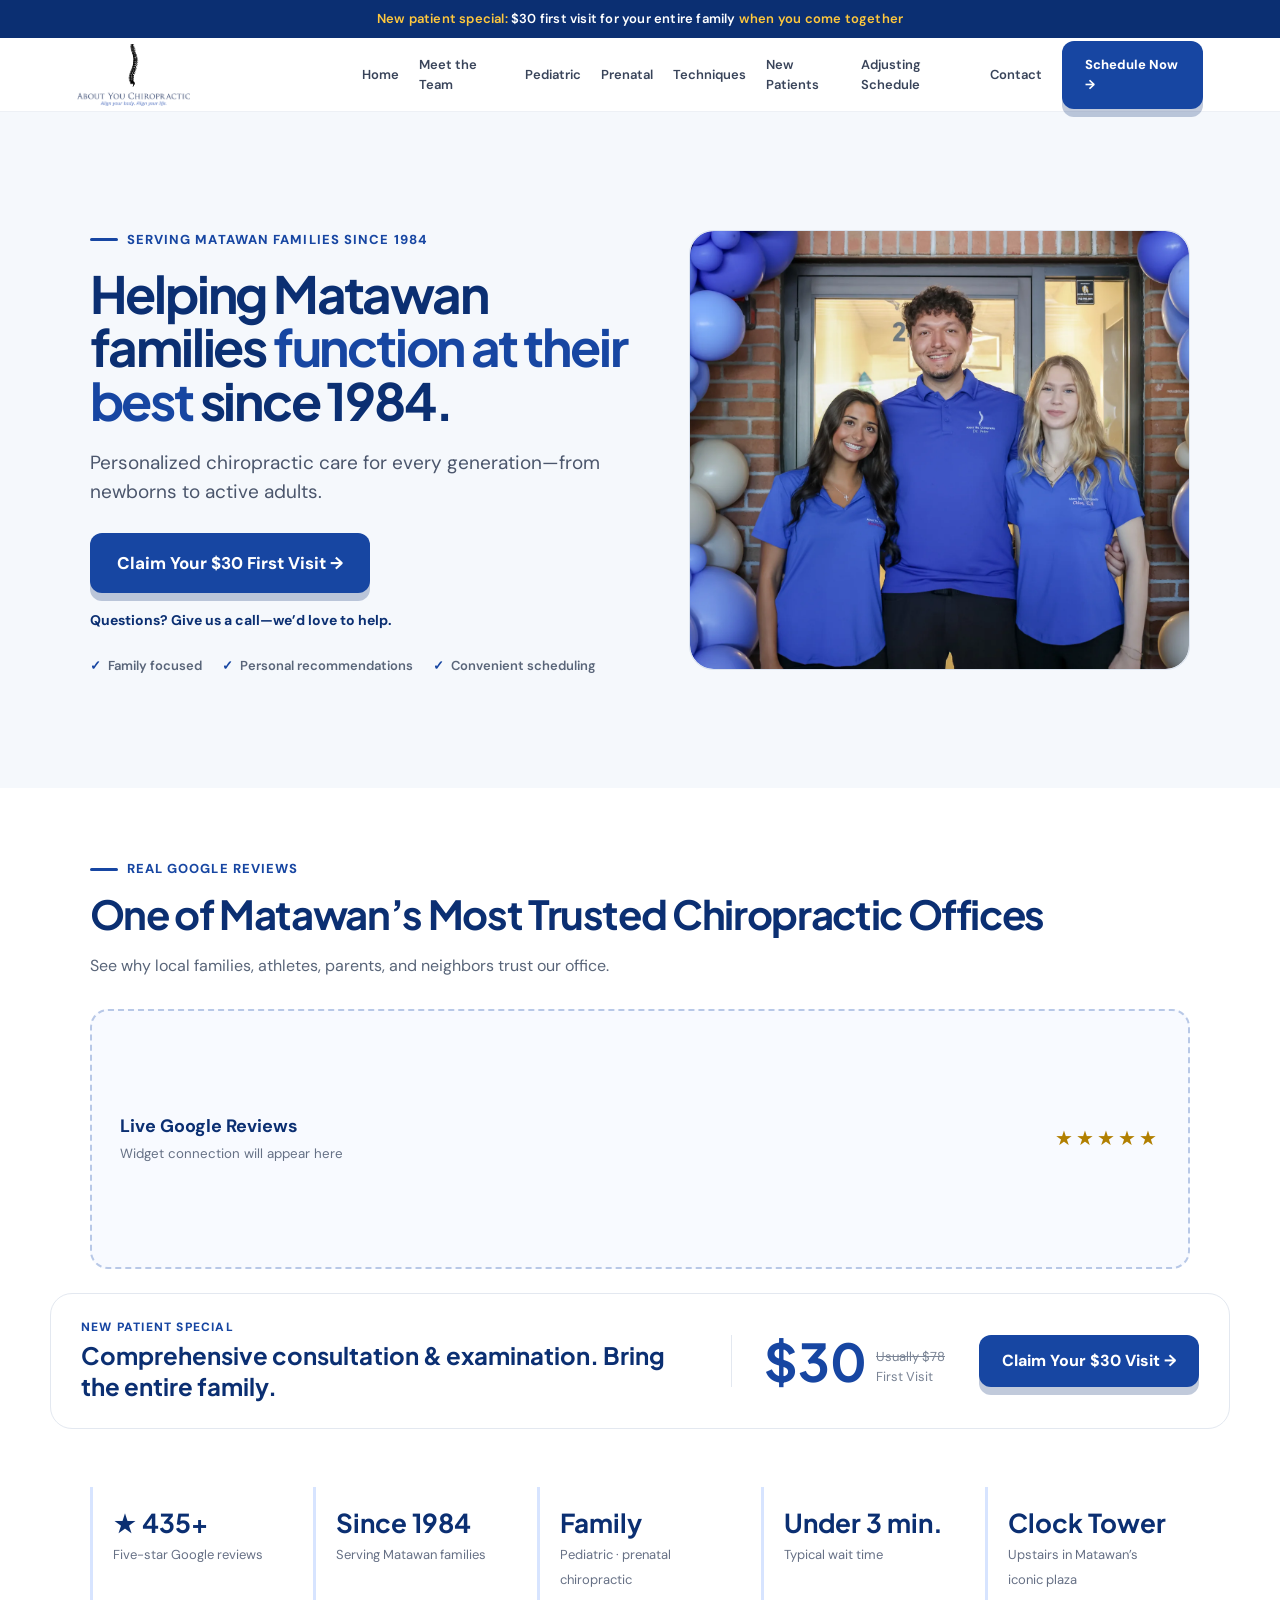
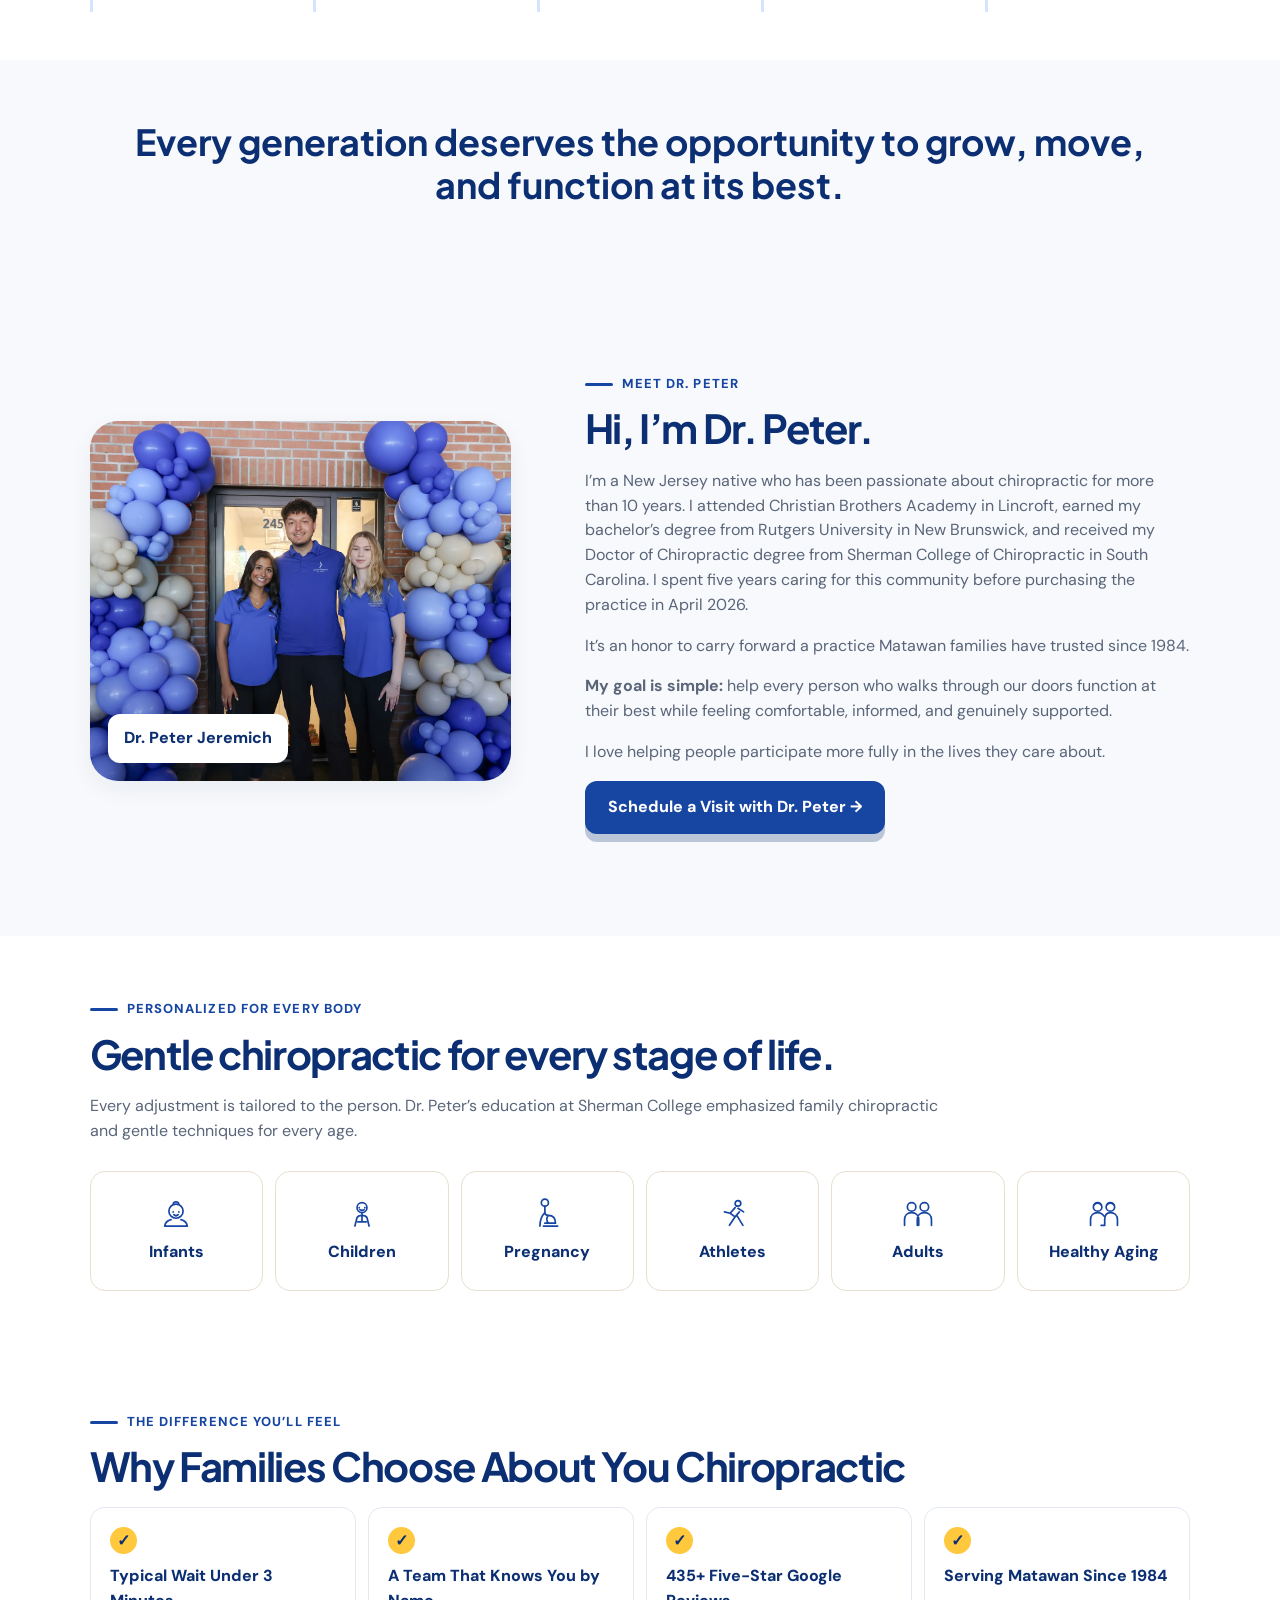
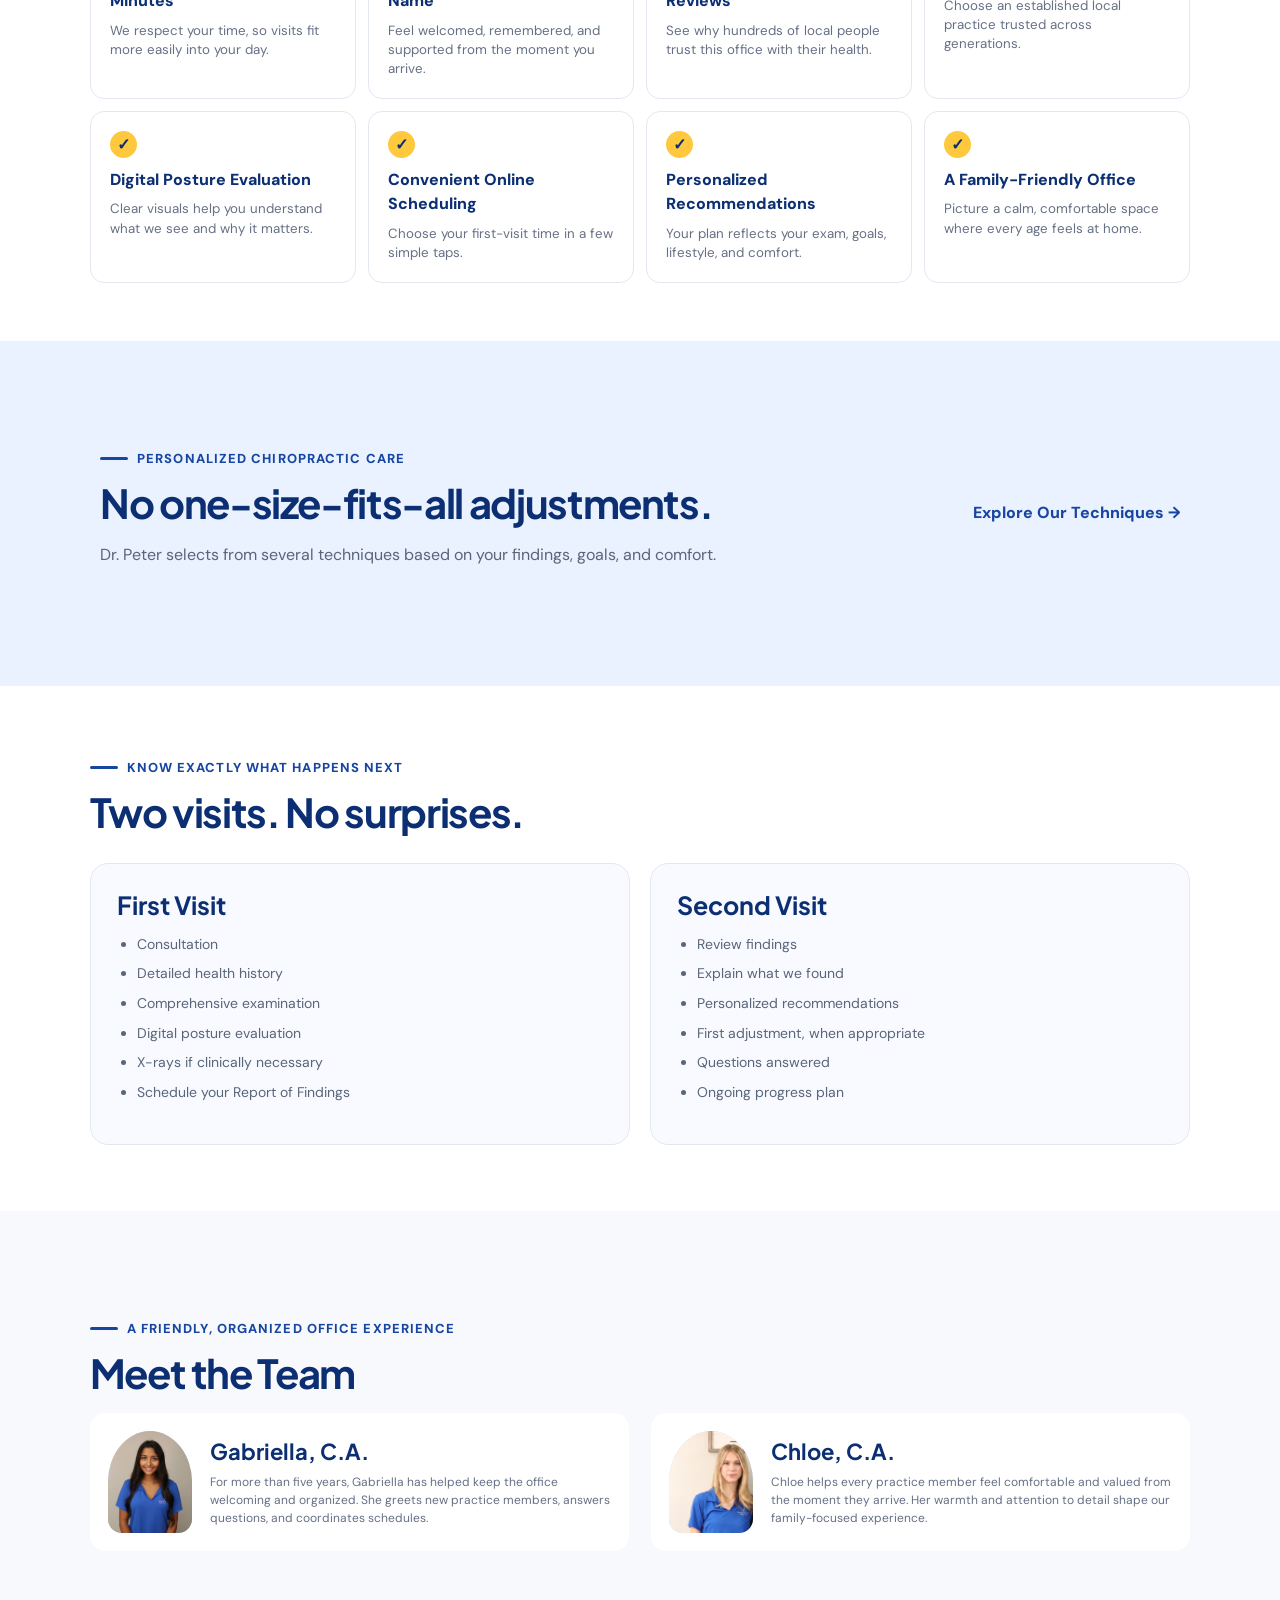
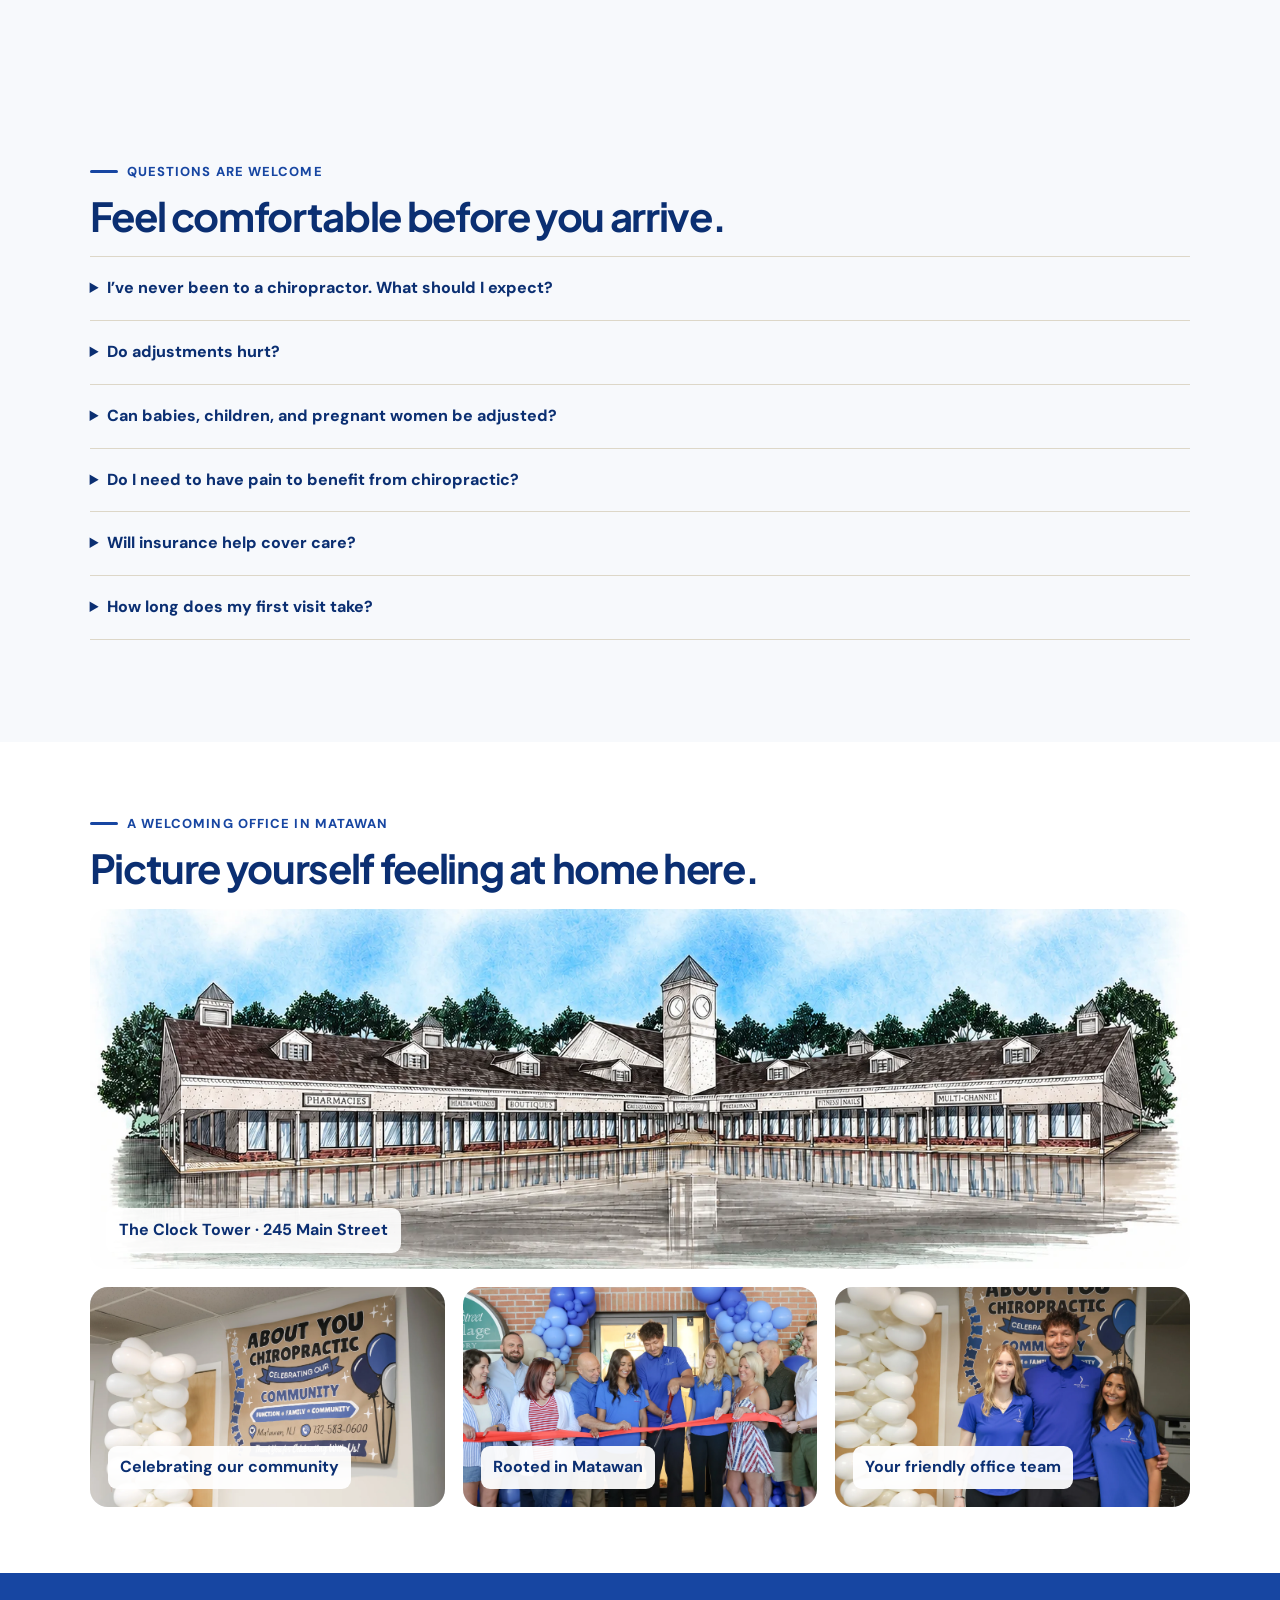
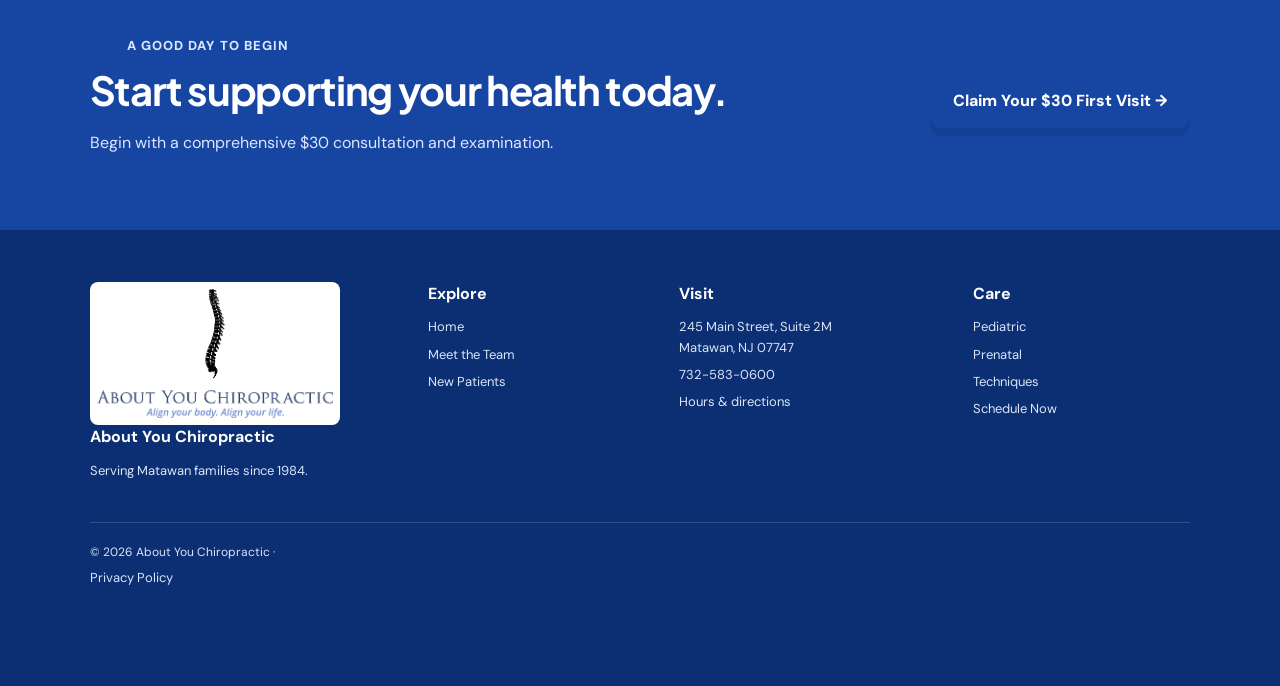
<file: index.html>
<!doctype html>
<html lang="en">
<head>
  <meta charset="UTF-8">
  <meta name="viewport" content="width=device-width, initial-scale=1" />
  <title>About You Chiropractic | Chiropractor in Matawan, NJ</title>
  <meta name="description" content="Warm, personalized chiropractic care for infants, children, pregnant women, athletes, adults, and older adults in Matawan, NJ." />
  <link rel="canonical" href="https://aboutyouchiro.com/" />
  <meta property="og:title" content="About You Chiropractic | Matawan, NJ" />
  <meta property="og:description" content="Helping Matawan families function at their best since 1984." />
  <meta name="twitter:card" content="summary_large_image" />
  <link rel="icon" type="image/png" href="assets/icons/about-you-chiropractic-favicon.png">
  <style>
    @import url('https://fonts.googleapis.com/css2?family=DM+Sans:wght@400;500;600;700&family=Plus+Jakarta+Sans:wght@600;700;800&display=swap');
    :root{
      --blue:#1746A2; --blue-deep:#0B2F72; --blue-soft:#EAF1FF;
      --gold:#FFC83D; --gold-deep:#E5A900; --ink:#172033; --gray:#667085;
      --cream:#FFF9EE; --white:#fff; --line:#DDE4EF;
      --shadow:0 18px 50px rgba(11,47,114,.14);
    }
    *{box-sizing:border-box}
    html{scroll-behavior:smooth}
    body{margin:0;color:var(--ink);font:16px/1.55 "DM Sans",sans-serif;background:white}
    a{text-decoration:none;color:inherit}
    .topline{background:var(--blue-deep);color:#fff;text-align:center;padding:9px 18px;font-weight:600;font-size:13px;letter-spacing:.2px}
    .topline span{color:var(--gold)}
    header{height:74px;display:flex;align-items:center;justify-content:space-between;padding:0 6vw;background:rgba(255,255,255,.96);border-bottom:1px solid #edf0f5;position:sticky;top:0;z-index:20}
    .brand{display:flex;align-items:center;width:300px;min-width:0;flex:0 1 auto}
    .brand img{display:block;width:auto;max-width:100%;height:62px;max-height:62px;object-fit:contain;object-position:left center}
    .mark{width:38px;height:38px;border-radius:50% 50% 48% 52%;background:var(--blue);position:relative;box-shadow:inset 0 0 0 8px #d8e5ff}
    .mark:after{content:"";position:absolute;width:12px;height:20px;border-radius:10px;background:white;left:13px;top:9px;transform:rotate(28deg)}
    nav{display:flex;align-items:center;gap:20px;color:#39445a;font-weight:600;font-size:13px}
    .mobile-menu{display:none}
    .nav-cta,.btn{background:var(--blue);color:#fff;font-weight:800;border-radius:12px;padding:14px 23px;box-shadow:0 8px 0 rgba(11,47,114,.25);display:inline-flex;align-items:center;justify-content:center;gap:8px;transition:.18s ease}
    .nav-cta:hover,.btn:hover{transform:translateY(-2px);background:var(--blue-deep);box-shadow:0 10px 0 rgba(11,47,114,.22)}
    .hero{min-height:560px;background:linear-gradient(116deg,var(--cream) 0 49%,var(--blue-soft) 49% 100%);display:grid;grid-template-columns:1.02fr .98fr;align-items:center;padding:56px 7vw 70px;position:relative;overflow:hidden}
    .hero:before{content:"";position:absolute;width:240px;height:240px;border-radius:50%;background:#fff4d2;left:-90px;top:-90px}
    .eyebrow{display:inline-flex;align-items:center;gap:9px;color:var(--blue);font-weight:800;font-size:13px;letter-spacing:1.1px;text-transform:uppercase}
    .eyebrow:before{content:"";width:28px;height:3px;border-radius:3px;background:var(--gold)}
    h1{font:700 clamp(42px,4vw,68px)/1.02 "Plus Jakarta Sans",sans-serif;letter-spacing:-2.4px;margin:17px 0 20px;color:var(--blue-deep);max-width:720px}
    h1 em{color:var(--blue);font-style:normal;position:relative}
    .lead{font-size:19px;color:#4b566c;max-width:620px;margin-bottom:26px}
    .hero-actions{display:flex;gap:17px;align-items:center;flex-wrap:wrap}
    .hero .btn{font-size:17px;padding:17px 27px}
    .phone{color:var(--blue-deep);font-weight:700;font-size:14px}
    .reassure{display:flex;gap:20px;margin-top:24px;font-size:13px;color:#596579;font-weight:600;flex-wrap:wrap}
    .reassure span:before{content:"✓";color:var(--blue);font-weight:900;margin-right:7px}
    .family-art{position:relative;height:440px;margin-left:7%;overflow:hidden}
    .family-art img{width:100%;height:100%;object-fit:cover;object-position:center 43%;border-radius:inherit}
    .arch{position:absolute;inset:0 4% 0 7%;border-radius:180px 180px 35px 35px;background:linear-gradient(155deg,#7ea7f6,var(--blue));box-shadow:var(--shadow);overflow:hidden}
    .sun{position:absolute;width:100px;height:100px;border-radius:50%;background:#ffe89c;right:42px;top:42px}
    .adult,.child,.baby{position:absolute;background:#f3c8aa;border-radius:50%}
    .adult{width:118px;height:118px;left:30%;top:75px;box-shadow:0 40px 0 34px #f7dfc7}
    .adult:before{content:"";position:absolute;inset:-8px -4px 45px -10px;border-radius:60px 60px 25px 25px;background:#6b4736}
    .adult:after{content:"";position:absolute;width:200px;height:170px;background:#fff;left:-42px;top:133px;border-radius:80px 80px 10px 10px}
    .child{width:80px;height:80px;right:16%;top:184px;z-index:3;box-shadow:0 30px 0 22px #f5ae7a}
    .child:before{content:"";position:absolute;inset:-6px -2px 45px -4px;background:#8a5c3f;border-radius:45px 45px 15px 15px}
    .baby{width:62px;height:62px;left:25%;bottom:88px;z-index:4;box-shadow:0 21px 0 17px #d7e6ff}
    .heart{position:absolute;right:-8px;bottom:54px;background:white;border-radius:18px;padding:15px 18px;color:var(--blue-deep);font-weight:800;font-size:13px;box-shadow:var(--shadow);z-index:5}
    .heart strong{color:#e05260;font-size:20px;margin-right:7px}
    .offer{max-width:1180px;margin:-42px auto 0;position:relative;z-index:8;background:white;border-radius:22px;box-shadow:var(--shadow);display:grid;grid-template-columns:1fr auto auto;align-items:center;gap:34px;padding:24px 30px;border:1px solid #edf1f8}
    .offer-tag{color:var(--blue);font-size:12px;font-weight:800;text-transform:uppercase;letter-spacing:1.2px;margin-bottom:4px}
    .offer-copy strong{font:700 24px/1.2 "Plus Jakarta Sans",sans-serif;color:var(--blue-deep)}
    .price{display:flex;align-items:end;gap:9px;border-left:1px solid var(--line);padding-left:32px}
    .price b{font:700 52px/1 "Plus Jakarta Sans",sans-serif;color:var(--blue)}
    .price span{color:#7a8495;font-size:13px}.price del{display:block}
    .offer .btn{white-space:nowrap}
    .proof-early{display:flex;align-items:center;justify-content:center;gap:26px;padding:22px 7vw;border-bottom:1px solid var(--line);background:white;color:var(--blue-deep)}
    .proof-early b{font-size:17px}.proof-early span{color:#b17f00;letter-spacing:3px}.proof-early small{color:var(--gray)}
    .trust{padding:58px 7vw 48px;display:grid;grid-template-columns:repeat(5,1fr);gap:18px;max-width:1420px;margin:auto}
    .trust-item{padding:20px;border-left:3px solid #d7e4ff}
    .trust-item b{font:700 26px/1.2 "Plus Jakarta Sans",sans-serif;color:var(--blue-deep);display:block;margin-bottom:4px}
    .trust-item span{font-size:13px;color:var(--gray)}
    .mission-preview{padding:60px 8vw;background:var(--cream);text-align:center}.mission-preview p{max-width:1030px;margin:auto;font:700 36px/1.2 "Plus Jakarta Sans",sans-serif;color:var(--blue-deep)}
    .story{background:#f7f9fc;padding:66px 7vw;display:grid;grid-template-columns:.82fr 1.18fr;gap:74px;align-items:center}
    .doctor{height:360px;background:var(--blue-soft);border-radius:28px;position:relative;overflow:hidden;box-shadow:var(--shadow)}
    .doctor>img{width:100%;height:100%;object-fit:cover;object-position:center 28%}
    .doctor>img.doctor-photo-team-wide{object-position:center 44%}
    .doctor .head{position:absolute;width:120px;height:132px;border-radius:60px 60px 54px 54px;background:#efc3a3;left:50%;top:48px;transform:translateX(-50%);box-shadow:0 -19px 0 -3px #4c3d37}
    .doctor .coat{position:absolute;width:250px;height:235px;border-radius:90px 90px 0 0;background:#fff;left:50%;bottom:-25px;transform:translateX(-50%)}
    .doctor .shirt{position:absolute;width:72px;height:170px;background:var(--blue);left:50%;bottom:-5px;transform:translateX(-50%);clip-path:polygon(0 0,100% 0,76% 100%,24% 100%)}
    .doctor-label{position:absolute;left:18px;bottom:18px;background:white;padding:12px 16px;border-radius:12px;font-weight:800;color:var(--blue-deep);box-shadow:0 10px 25px rgba(11,47,114,.12)}
    h2{font:700 40px/1.08 "Plus Jakarta Sans",sans-serif;letter-spacing:-1.3px;color:var(--blue-deep);margin:11px 0 18px}
    .story p{color:#596579;max-width:660px}
    .steps{display:grid;grid-template-columns:repeat(3,1fr);gap:15px;margin-top:25px}
    .step{background:white;border:1px solid var(--line);padding:18px;border-radius:16px;font-size:13px;color:#657085}
    .step b{display:block;color:var(--blue-deep);font-size:15px;margin:8px 0 4px}
    .num{width:29px;height:29px;display:grid;place-items:center;border-radius:50%;background:var(--gold);font-weight:900;color:var(--blue-deep)}
    #doctor .steps{display:none}
    .life-stages-preview{padding:58px 7vw;background:var(--cream)}.life-stage-copy{max-width:860px;color:#596579}.life-cards{display:grid;grid-template-columns:repeat(6,1fr);gap:12px;margin-top:27px}.life-card{display:grid;place-items:center;align-content:center;gap:9px;min-height:120px;padding:15px;border:1px solid #e6dfce;border-radius:15px;background:rgba(255,255,255,.82);color:var(--blue-deep);font-weight:800}.life-card img{display:block;width:34px;height:34px;object-fit:contain}
    .choose-preview{padding:58px 7vw;background:white}.choose-grid{display:grid;grid-template-columns:repeat(4,1fr);gap:12px}.choose-card{padding:19px;border:1px solid var(--line);border-radius:14px;color:var(--blue-deep);font-weight:800}.choose-card span{display:block;color:#0b2f72;background:var(--gold);width:27px;height:27px;border-radius:50%;text-align:center;line-height:27px;margin-bottom:10px}
    .choose-card small{display:block;margin-top:7px;color:var(--gray);font-weight:400;line-height:1.45}
    .technique-teaser{padding:58px 7vw;background:var(--blue-soft)}.technique-teaser>div{max-width:1080px;margin:auto;display:flex;align-items:center;justify-content:space-between;gap:40px}.technique-teaser p{max-width:760px;color:#596579}.technique-teaser a{color:var(--blue);font-weight:800;white-space:nowrap}
    .visit-preview{padding:66px 7vw;background:white}.visit-days{display:grid;grid-template-columns:1fr 1fr;gap:20px;margin-top:28px}.visit-day{padding:26px;border:1px solid var(--line);border-radius:18px;background:#f8faff}.visit-day strong{display:block;font:700 25px/1.2 "Plus Jakarta Sans",sans-serif;color:var(--blue-deep);margin-bottom:14px}.visit-day ul{display:grid;gap:8px;padding-left:20px;color:#596579;font-size:14px}
    .team-section{padding:48px 7vw}.reviews-section{padding:66px 7vw}
    .team-section{background:var(--blue-soft)}
    .section-copy{max-width:760px;margin-bottom:30px;color:#596579}
    .team-grid{display:grid;grid-template-columns:1fr 1fr;gap:22px}
    .team-card{display:grid;grid-template-columns:84px 1fr;align-items:center;gap:18px;background:white;padding:18px;border-radius:15px;box-shadow:0 8px 24px rgba(11,47,114,.07)}
    .team-photo{width:84px;height:102px;display:grid;place-items:center;border-radius:50% 50% 14px 14px;background:linear-gradient(145deg,#dce6ff,#aac3f4);font:700 28px/1 "Plus Jakarta Sans",sans-serif;color:var(--blue-deep);overflow:hidden}
    .team-photo img{width:100%;height:100%;object-fit:cover;object-position:center 28%}
    .team-card b{display:block;font:700 22px/1.2 "Plus Jakarta Sans",sans-serif;color:var(--blue-deep);margin-bottom:8px}
    .team-card p{font-size:12px;line-height:1.5;color:#657085;margin:0}
    .reviews-section{background:white}
    .widget-slot{display:flex;align-items:center;justify-content:space-between;width:100%;min-height:260px;gap:20px;padding:24px 28px;overflow:visible;border:2px dashed #b8c8e7;border-radius:18px;background:#f8faff}
    .widget-slot strong{display:block;color:var(--blue-deep);font-size:18px}.widget-slot span{color:#b17f00;letter-spacing:3px;font-size:20px}.widget-slot small{color:#657085}
    .faq-preview,.office-preview{padding:66px 7vw}.faq-preview{background:var(--cream)}.faq-preview details{border-top:1px solid #ddd7c8}.faq-preview details:last-child{border-bottom:1px solid #ddd7c8}.faq-preview summary{padding:19px 42px 19px 0;color:var(--blue-deep);font-weight:800;cursor:pointer}.faq-preview details p{max-width:820px;margin:0 0 20px;color:#596579;font-size:14px}.office-preview{background:white}.office-grid{display:grid;grid-template-columns:repeat(3,1fr);gap:18px}.office-card{position:relative;height:220px;border-radius:18px;overflow:hidden;background:#eef3fa;display:flex;align-items:flex-end;padding:18px;color:var(--blue-deep);font-weight:900}.office-card>img{position:absolute;inset:0;width:100%;height:100%;object-fit:cover;object-position:center}.office-card>b{position:relative;z-index:1;padding:9px 12px;border-radius:9px;background:rgba(255,255,255,.94)}.office-building{grid-column:1/-1;height:360px;padding:0;background:white}.office-building img{width:100%;height:100%;object-fit:cover;object-position:center}.office-building b{position:absolute;left:16px;bottom:16px;padding:10px 13px;border-radius:9px;background:rgba(255,255,255,.93)}
    .final-preview{display:flex;align-items:center;justify-content:space-between;gap:40px;padding:58px 7vw;background:var(--blue);color:white}.final-preview h2{color:white;max-width:760px}.final-preview p{max-width:760px;color:#dce6ff}
    .site-footer{display:grid;grid-template-columns:1.4fr 1fr 1.2fr 1fr;gap:34px;padding:52px 7vw 90px;background:var(--blue-deep);color:#dbe5f9}.site-footer strong{display:block;color:white;margin-bottom:11px}.site-footer a,.site-footer span{display:block;margin:7px 0;font-size:13px}.site-footer a:hover{color:var(--gold)}.site-footer img{display:block;width:250px;max-width:100%;height:auto;object-fit:contain;background:white;padding:7px;border-radius:8px}.footer-legal{grid-column:1/-1;border-top:1px solid rgba(255,255,255,.15);padding-top:20px;font-size:12px}
    .mobile-cta{display:none}
    @media(max-width:1100px) and (min-width:761px){header{padding:0 18px}.brand{width:120px}nav{gap:10px;font-size:11px}.nav-cta{padding:10px 14px}}
    @media(max-width:760px){
      .topline{font-size:11px}.topline .optional{display:none}
      header{height:62px;padding:0 18px}.brand{width:min(48vw,220px)}.brand img{height:52px;max-height:52px}nav a:not(.nav-cta){display:none}.nav-cta{padding:10px 11px;font-size:11px}.mobile-menu{display:block;position:relative}.mobile-menu summary{min-width:48px;min-height:48px;display:grid;place-items:center;border:1px solid var(--line);border-radius:10px;color:var(--blue-deep);font-weight:800;cursor:pointer;list-style:none}.mobile-menu summary::-webkit-details-marker{display:none}.mobile-menu nav{position:absolute;right:0;top:58px;width:min(300px,88vw);display:grid;padding:12px;border:1px solid var(--line);border-radius:16px;background:#fff;box-shadow:var(--shadow)}.mobile-menu nav a{display:flex!important;align-items:center;min-height:46px;padding:8px 12px;border-radius:8px;color:var(--blue-deep);font-weight:700}.mobile-menu nav a:hover{background:var(--blue-soft)}.hero:before{display:none}
      .hero{grid-template-columns:1fr;padding:44px 20px 45px;background:linear-gradient(180deg,var(--cream),#fff 68%)}h1{font-size:42px;letter-spacing:-1.5px}.lead{font-size:17px}
      .family-art{height:330px;margin:40px 5px 0}.arch{inset:0}.offer{margin:-18px 15px 0;grid-template-columns:1fr;text-align:center;gap:16px;padding:23px}.price{border:0;padding:0;justify-content:center}
      .trust{grid-template-columns:1fr 1fr;padding:42px 18px}.trust-item{padding:13px}.trust-item b{font-size:21px}.trust-item:last-child{grid-column:1/-1}
      .story{grid-template-columns:1fr;padding:48px 20px;gap:32px}.doctor{height:300px}.steps{grid-template-columns:1fr}
      .team-section,.reviews-section{padding:48px 20px}.team-grid{grid-template-columns:1fr}.team-card{grid-template-columns:82px 1fr}.team-photo{width:82px;height:105px}.widget-slot{align-items:flex-start;flex-direction:column}
      .proof-early{align-items:flex-start;flex-direction:column;gap:5px;padding:20px}.faq-preview,.office-preview{padding:48px 20px}.office-grid{grid-template-columns:1fr}.office-card{height:170px}.office-building{grid-column:auto}
      .visit-preview{padding:48px 20px}.visit-days{grid-template-columns:1fr}
      .life-stages-preview{padding:48px 20px}.life-cards{grid-template-columns:repeat(2,1fr)}
      .mission-preview{padding:48px 20px}.mission-preview p{font-size:27px}.choose-preview{padding:48px 20px}.choose-grid{grid-template-columns:1fr 1fr}
      .technique-teaser{padding:48px 20px}.technique-teaser>div{align-items:flex-start;flex-direction:column}
      .final-preview{align-items:stretch;flex-direction:column;padding:48px 20px}
      .site-footer{grid-template-columns:1fr;padding:44px 20px 34px}.footer-legal{grid-column:auto}
      .mobile-cta{display:block;position:fixed;z-index:50;bottom:0;left:0;right:0;padding:10px 14px calc(10px + env(safe-area-inset-bottom));background:rgba(255,255,255,.96);box-shadow:0 -5px 20px rgba(11,47,114,.13)}
      .mobile-cta .btn{display:flex;width:100%;font-size:16px}body{padding-bottom:76px}
    }
  
    /* Premium refinement — July 2026 */
    :root{--cream:#fff;--mist:#f5f8fc;--line:#e3e8f0;--shadow:0 8px 24px rgba(15,36,64,.06)}body{background:#fff}.hero{background:#f5f8fc;padding-top:clamp(72px,9vw,112px);padding-bottom:clamp(72px,9vw,112px)}.hero::before{display:none}.hero-inner{gap:clamp(48px,7vw,96px)}.hero p{max-width:55ch}.family-art{min-height:400px;background:#eef3fa;border:1px solid #dce4ef;border-radius:24px;box-shadow:none;display:grid;place-items:center}.hero-photo-note{max-width:220px;color:#6d7788;font-weight:700;line-height:1.5;text-align:center}.offer,.card,.review-card,.team-card,.faq-item,details{box-shadow:none;border-color:#e3e8f0}.offer{background:#fff}.section,.story,.life-stages,.choose,.technique-teaser,.visit,.team-section,.reviews,.faq-preview,.office{padding-top:clamp(76px,8vw,104px);padding-bottom:clamp(76px,8vw,104px)}.mission-preview,.story,.team-section,.faq-preview{background:#f7f9fc}.mission-preview::before,.story::before,.team-section::before,.faq-preview::before{display:none}.eyebrow::before{background:var(--blue)}.card:hover,.team-card:hover,.review-card:hover{transform:none;box-shadow:none}.final-cta{background:#eef4ff;color:var(--deep)}.final-cta h2{color:var(--deep)}.final-cta p{color:var(--muted)}@media(max-width:760px){.hero{padding-top:58px;padding-bottom:64px}.family-art{min-height:280px;margin:0}.section,.story,.life-stages,.choose,.technique-teaser,.visit,.team-section,.reviews,.faq-preview,.office{padding-top:60px;padding-bottom:60px}}
    h1,h2,h3{font-family:"Plus Jakarta Sans",sans-serif;font-weight:700}
    h1{line-height:1.05;letter-spacing:-2.2px}
    h2{line-height:1.14;letter-spacing:-1.35px}
    h3{line-height:1.24;letter-spacing:-.45px}
    .offer{grid-template-columns:minmax(0,1fr) auto auto}
    .offer-copy{min-width:0}
    @media(max-width:1050px) and (min-width:761px){
      .offer{grid-template-columns:minmax(0,1fr) auto;row-gap:20px;margin-left:24px;margin-right:24px}
      .offer .btn{grid-column:1/-1;justify-self:start}
    }
    @media(max-width:760px){
      .offer{
        display:flex;
        width:auto;
        max-width:none;
        min-height:0;
        height:auto;
        margin:-18px 14px 0;
        padding:28px 22px;
        flex-direction:column;
        align-items:stretch;
        gap:0;
        text-align:left;
      }
      .offer-copy{width:100%;min-width:0}
      .offer-tag{margin:0 0 10px}
      .offer-copy strong{display:block;max-width:none;font-size:clamp(20px,6vw,24px);line-height:1.3}
      .price{
        display:flex;
        width:100%;
        margin:24px 0 0;
        padding:0;
        align-items:baseline;
        justify-content:flex-start;
        gap:12px;
        border:0;
      }
      .price b{flex:0 0 auto;font-size:clamp(50px,16vw,58px)}
      .price span{min-width:0;font-size:14px;line-height:1.35}
      .price del{margin-bottom:2px}
      .offer .btn{
        width:100%;
        min-width:0;
        margin-top:24px;
        padding-right:16px;
        padding-left:16px;
        white-space:normal;
        text-align:center;
      }
    }
    @media(min-width:1600px){
      .doctor{width:100%;max-width:640px;justify-self:center}
      .doctor>img{object-position:center 12%}
      .doctor>img.doctor-photo-team-wide{object-position:center 44%}
    }
  </style>
</head>
<body>
  <div class="topline"><span>New patient special:</span> $30 first visit for your entire family <span class="optional">when you come together</span></div>
  <header>
    <a class="brand" href="index.html"><img src="about-you-logo-with-spine.png" width="1965" height="1077" alt="About You Chiropractic — Align your body. Align your life."></a>
    <details class="mobile-menu"><summary aria-label="Open main menu">Menu</summary><nav aria-label="Mobile navigation"><a href="index.html">Home</a><a href="about.html">Meet the Team</a><a href="pediatric-chiropractic.html">Pediatric</a><a href="prenatal-chiropractic.html">Prenatal</a><a href="chiropractic-techniques.html">Techniques</a><a href="new-patients.html">New Patients</a><a href="adjusting-schedule.html">Adjusting Schedule</a><a href="contact.html">Contact</a></nav></details>
    <nav class="desktop-nav" aria-label="Main navigation">
      <a href="index.html">Home</a><a href="about.html">Meet the Team</a><a href="pediatric-chiropractic.html">Pediatric</a><a href="prenatal-chiropractic.html">Prenatal</a><a href="chiropractic-techniques.html">Techniques</a><a href="new-patients.html">New Patients</a><a href="adjusting-schedule.html">Adjusting Schedule</a><a href="contact.html">Contact</a>
      <a class="nav-cta" href="https://calendly.com/aboutyouchiro/first-visit">Schedule Now →</a>
    </nav>
  </header>
  <main>
    <section class="hero">
      <div>
        <div class="eyebrow">Serving Matawan Families Since 1984</div>
        <h1>Helping Matawan families <em>function at their best</em> since 1984.</h1>
        <p class="lead">Personalized chiropractic care for every generation—from newborns to active adults.</p>
        <div class="hero-actions">
          <a class="btn" href="https://calendly.com/aboutyouchiro/first-visit">Claim Your $30 First Visit →</a>
          <span class="phone">Questions? Give us a call—we’d love to help.</span>
        </div>
        <div class="reassure"><span>Family focused</span><span>Personal recommendations</span><span>Convenient scheduling</span></div>
      </div>
      <div class="family-art"><img src="assets/images/about-you-chiropractic-team-matawan.webp" width="1800" height="1200" fetchpriority="high" alt="Dr. Peter with Gabriella and Chloe outside About You Chiropractic in Matawan"></div>
      </div>
    </section>
    <section class="reviews-section">
      <div class="eyebrow">Real Google Reviews</div>
      <h2>One of Matawan’s Most Trusted Chiropractic Offices</h2>
      <p class="section-copy">See why local families, athletes, parents, and neighbors trust our office.</p>
      <div class="widget-slot"><div><strong>Live Google Reviews</strong><small>Widget connection will appear here</small></div><span>★★★★★</span></div>
    </section>
    <section class="offer" id="care">
      <div class="offer-copy"><div class="offer-tag">New Patient Special</div><strong>Comprehensive consultation & examination. Bring the entire family.</strong></div>
      <div class="price"><b>$30</b><span><del>Usually $78</del>First Visit</span></div>
      <a class="btn" href="https://calendly.com/aboutyouchiro/first-visit">Claim Your $30 Visit →</a>
    </section>
    <section class="trust" id="why">
      <div class="trust-item"><b>★ 435+</b><span>Five-star Google reviews</span></div>
      <div class="trust-item"><b>Since 1984</b><span>Serving Matawan families</span></div>
      <div class="trust-item"><b>Family</b><span>Pediatric · prenatal chiropractic</span></div>
      <div class="trust-item"><b>Under 3 min.</b><span>Typical wait time</span></div>
      <div class="trust-item"><b>Clock Tower</b><span>Upstairs in Matawan’s iconic plaza</span></div>
    </section>
    <section class="mission-preview"><p>Every generation deserves the opportunity to grow, move, and function at its best.</p></section>
    <section class="story" id="doctor">
      <div class="doctor">
        <img class="doctor-photo-team-wide" src="assets/images/about-you-chiropractic-team-office-entrance.webp" width="1800" height="1200" loading="lazy" alt="Dr. Peter Jeremich with Gabriella and Chloe outside About You Chiropractic">
        <div class="doctor-label">Dr. Peter Jeremich</div>
      </div>
      <div>
        <div class="eyebrow">Meet Dr. Peter</div>
        <h2>Hi, I’m Dr. Peter.</h2>
        <p>I’m a New Jersey native who has been passionate about chiropractic for more than 10 years. I attended Christian Brothers Academy in Lincroft, earned my bachelor’s degree from Rutgers University in New Brunswick, and received my Doctor of Chiropractic degree from Sherman College of Chiropractic in South Carolina. I spent five years caring for this community before purchasing the practice in April 2026.</p>
        <p>It’s an honor to carry forward a practice Matawan families have trusted since 1984.</p>
        <p><strong>My goal is simple:</strong> help every person who walks through our doors function at their best while feeling comfortable, informed, and genuinely supported.</p>
        <p>I love helping people participate more fully in the lives they care about.</p>
        <a class="btn" href="https://calendly.com/aboutyouchiro/first-visit">Schedule a Visit with Dr. Peter →</a>
        <div class="steps">
          <div class="step"><span class="num">1</span><b>Tell your story</b>A thoughtful conversation about how you feel and what matters to you.</div>
          <div class="step"><span class="num">2</span><b>Understand your spine</b>A comprehensive exam to see what’s happening and what may help.</div>
          <div class="step"><span class="num">3</span><b>Get your personal plan</b>Clear recommendations designed to support lasting spinal health.</div>
          <div class="step"><span class="num">4</span><b>Posture evaluation</b>See important patterns clearly.</div>
          <div class="step"><span class="num">5</span><b>Report of findings</b>Learn exactly what we found.</div>
          <div class="step"><span class="num">6</span><b>Care recommendations</b>Review the plan built around you.</div>
          <div class="step"><span class="num">7</span><b>Ongoing progress</b>Support lasting spinal health.</div>
        </div>
      </div>
    </section>
    <section class="life-stages-preview">
      <div class="eyebrow">Personalized for every body</div>
      <h2>Gentle chiropractic for every stage of life.</h2>
      <p class="life-stage-copy">Every adjustment is tailored to the person. Dr. Peter’s education at Sherman College emphasized family chiropractic and gentle techniques for every age.</p>
      <div class="life-cards"><div class="life-card"><img src="assets/icons/life-infants.svg" width="34" height="34" alt="" aria-hidden="true">Infants</div><div class="life-card"><img src="assets/icons/life-children.svg" width="34" height="34" alt="" aria-hidden="true">Children</div><div class="life-card"><img src="assets/icons/life-pregnancy.svg" width="34" height="34" alt="" aria-hidden="true">Pregnancy</div><div class="life-card"><img src="assets/icons/life-athletes.svg" width="34" height="34" alt="" aria-hidden="true">Athletes</div><div class="life-card"><img src="assets/icons/life-adults.svg" width="34" height="34" alt="" aria-hidden="true">Adults</div><div class="life-card"><img src="assets/icons/life-healthy-aging.svg" width="34" height="34" alt="" aria-hidden="true">Healthy Aging</div></div>
    </section>
    <section class="choose-preview" id="why">
      <div class="eyebrow">The difference you’ll feel</div><h2>Why Families Choose About You Chiropractic</h2>
      <div class="choose-grid"><div class="choose-card"><span>✓</span>Typical Wait Under 3 Minutes<small>We respect your time, so visits fit more easily into your day.</small></div><div class="choose-card"><span>✓</span>A Team That Knows You by Name<small>Feel welcomed, remembered, and supported from the moment you arrive.</small></div><div class="choose-card"><span>✓</span>435+ Five-Star Google Reviews<small>See why hundreds of local people trust this office with their health.</small></div><div class="choose-card"><span>✓</span>Serving Matawan Since 1984<small>Choose an established local practice trusted across generations.</small></div><div class="choose-card"><span>✓</span>Digital Posture Evaluation<small>Clear visuals help you understand what we see and why it matters.</small></div><div class="choose-card"><span>✓</span>Convenient Online Scheduling<small>Choose your first-visit time in a few simple taps.</small></div><div class="choose-card"><span>✓</span>Personalized Recommendations<small>Your plan reflects your exam, goals, lifestyle, and comfort.</small></div><div class="choose-card"><span>✓</span>A Family-Friendly Office<small>Picture a calm, comfortable space where every age feels at home.</small></div></div>
    </section>
    <section class="technique-teaser"><div><div><div class="eyebrow">Personalized Chiropractic Care</div><h2>No one-size-fits-all adjustments.</h2><p>Dr. Peter selects from several techniques based on your findings, goals, and comfort.</p></div><a href="chiropractic-techniques.html">Explore Our Techniques →</a></div></section>
    <section class="visit-preview">
      <div class="eyebrow">Know exactly what happens next</div><h2>Two visits. No surprises.</h2>
      <div class="visit-days">
        <div class="visit-day"><strong>First Visit</strong><ul><li>Consultation</li><li>Detailed health history</li><li>Comprehensive examination</li><li>Digital posture evaluation</li><li>X-rays if clinically necessary</li><li>Schedule your Report of Findings</li></ul></div>
        <div class="visit-day"><strong>Second Visit</strong><ul><li>Review findings</li><li>Explain what we found</li><li>Personalized recommendations</li><li>First adjustment, when appropriate</li><li>Questions answered</li><li>Ongoing progress plan</li></ul></div>
      </div>
    </section>
    <section class="team-section" id="team">
      <div class="eyebrow">A friendly, organized office experience</div>
      <h2>Meet the Team</h2>
      <div class="team-grid">
        <div class="team-card"><div class="team-photo"><img src="assets/images/gabriella-chiropractic-assistant-profile.webp" width="720" height="900" loading="lazy" alt="Gabriella, chiropractic assistant at About You Chiropractic"></div><div><b>Gabriella, C.A.</b><p>For more than five years, Gabriella has helped keep the office welcoming and organized. She greets new practice members, answers questions, and coordinates schedules.</p></div></div>
        <div class="team-card"><div class="team-photo"><img src="assets/images/chloe-chiropractic-assistant-profile.webp" width="720" height="900" loading="lazy" alt="Chloe, chiropractic assistant at About You Chiropractic"></div><div><b>Chloe, C.A.</b><p>Chloe helps every practice member feel comfortable and valued from the moment they arrive. Her warmth and attention to detail shape our family-focused experience.</p></div></div>
      </div>
    </section>
    <section class="faq-preview" id="faq">
      <div class="eyebrow">Questions are welcome</div><h2>Feel comfortable before you arrive.</h2>
      <details><summary>I’ve never been to a chiropractor. What should I expect?</summary><p>We listen first, complete a thorough evaluation, explain each step, and prepare recommendations for you.</p></details>
      <details><summary>Do adjustments hurt?</summary><p>Most patients find adjustments comfortable. Technique and force are adapted to your body.</p></details>
      <details><summary>Can babies, children, and pregnant women be adjusted?</summary><p>Yes. Techniques are adapted by age, and specialized tables support pregnancy comfort.</p></details>
      <details><summary>Do I need to have pain to benefit from chiropractic?</summary><p>No. Many people choose proactive care before pain becomes a crisis.</p></details>
      <details><summary>Will insurance help cover care?</summary><p>We verify benefits and explain every option. Self-pay plans may cost less than a typical copay.</p></details>
      <details><summary>How long does my first visit take?</summary><p>Usually 30 minutes or less, with time to listen, evaluate, and answer questions.</p></details>
    </section>
    <section class="office-preview">
      <div class="eyebrow">A welcoming office in Matawan</div><h2>Picture yourself feeling at home here.</h2>
      <div class="office-grid"><div class="office-card office-building"><img src="clock-tower-building-wide.webp" width="1580" height="996" loading="lazy" alt="Illustration of the Clock Tower shopping plaza at 245 Main Street in Matawan"><b>The Clock Tower · 245 Main Street</b></div><div class="office-card"><img src="assets/images/about-you-chiropractic-grand-opening-sign.webp" width="1800" height="1200" loading="lazy" alt="About You Chiropractic grand opening display in the Matawan office"><b>Celebrating our community</b></div><div class="office-card"><img src="assets/images/matawan-chiropractor-ribbon-cutting.webp" width="1800" height="1200" loading="lazy" alt="Dr. Peter and the Matawan community at the About You Chiropractic ribbon cutting"><b>Rooted in Matawan</b></div><div class="office-card"><img src="assets/images/about-you-chiropractic-team-grand-opening.webp" width="1800" height="1200" loading="lazy" alt="Dr. Peter with Gabriella and Chloe at the About You Chiropractic grand opening"><b>Your friendly office team</b></div></div>
    </section>
    <section class="final-preview"><div><div class="eyebrow" style="color:#dce6ff">A good day to begin</div><h2>Start supporting your health today.</h2><p>Begin with a comprehensive $30 consultation and examination.</p></div><a class="btn" href="https://calendly.com/aboutyouchiro/first-visit">Claim Your $30 First Visit →</a></section>
  </main>
  <footer class="site-footer">
    <div><img src="about-you-logo-with-spine.png" width="1965" height="1077" loading="lazy" alt="About You Chiropractic"><strong>About You Chiropractic</strong><span>Serving Matawan families since 1984.</span></div>
    <div><strong>Explore</strong><a href="index.html">Home</a><a href="about.html">Meet the Team</a><a href="new-patients.html">New Patients</a></div>
    <div><strong>Visit</strong><span>245 Main Street, Suite 2M<br>Matawan, NJ 07747</span><a href="tel:+17325830600">732-583-0600</a><a href="contact.html">Hours & directions</a></div>
    <div><strong>Care</strong><a href="pediatric-chiropractic.html">Pediatric</a><a href="prenatal-chiropractic.html">Prenatal</a><a href="chiropractic-techniques.html">Techniques</a><a href="https://calendly.com/aboutyouchiro/first-visit">Schedule Now</a></div>
    <div class="footer-legal">© 2026 About You Chiropractic · <a href="#">Privacy Policy</a></div>
  </footer>
  <div class="mobile-cta"><a class="btn" href="https://calendly.com/aboutyouchiro/first-visit">Schedule Your $30 First Visit →</a></div>
  <script src="site.js"></script>
</body>
</html>
</file>
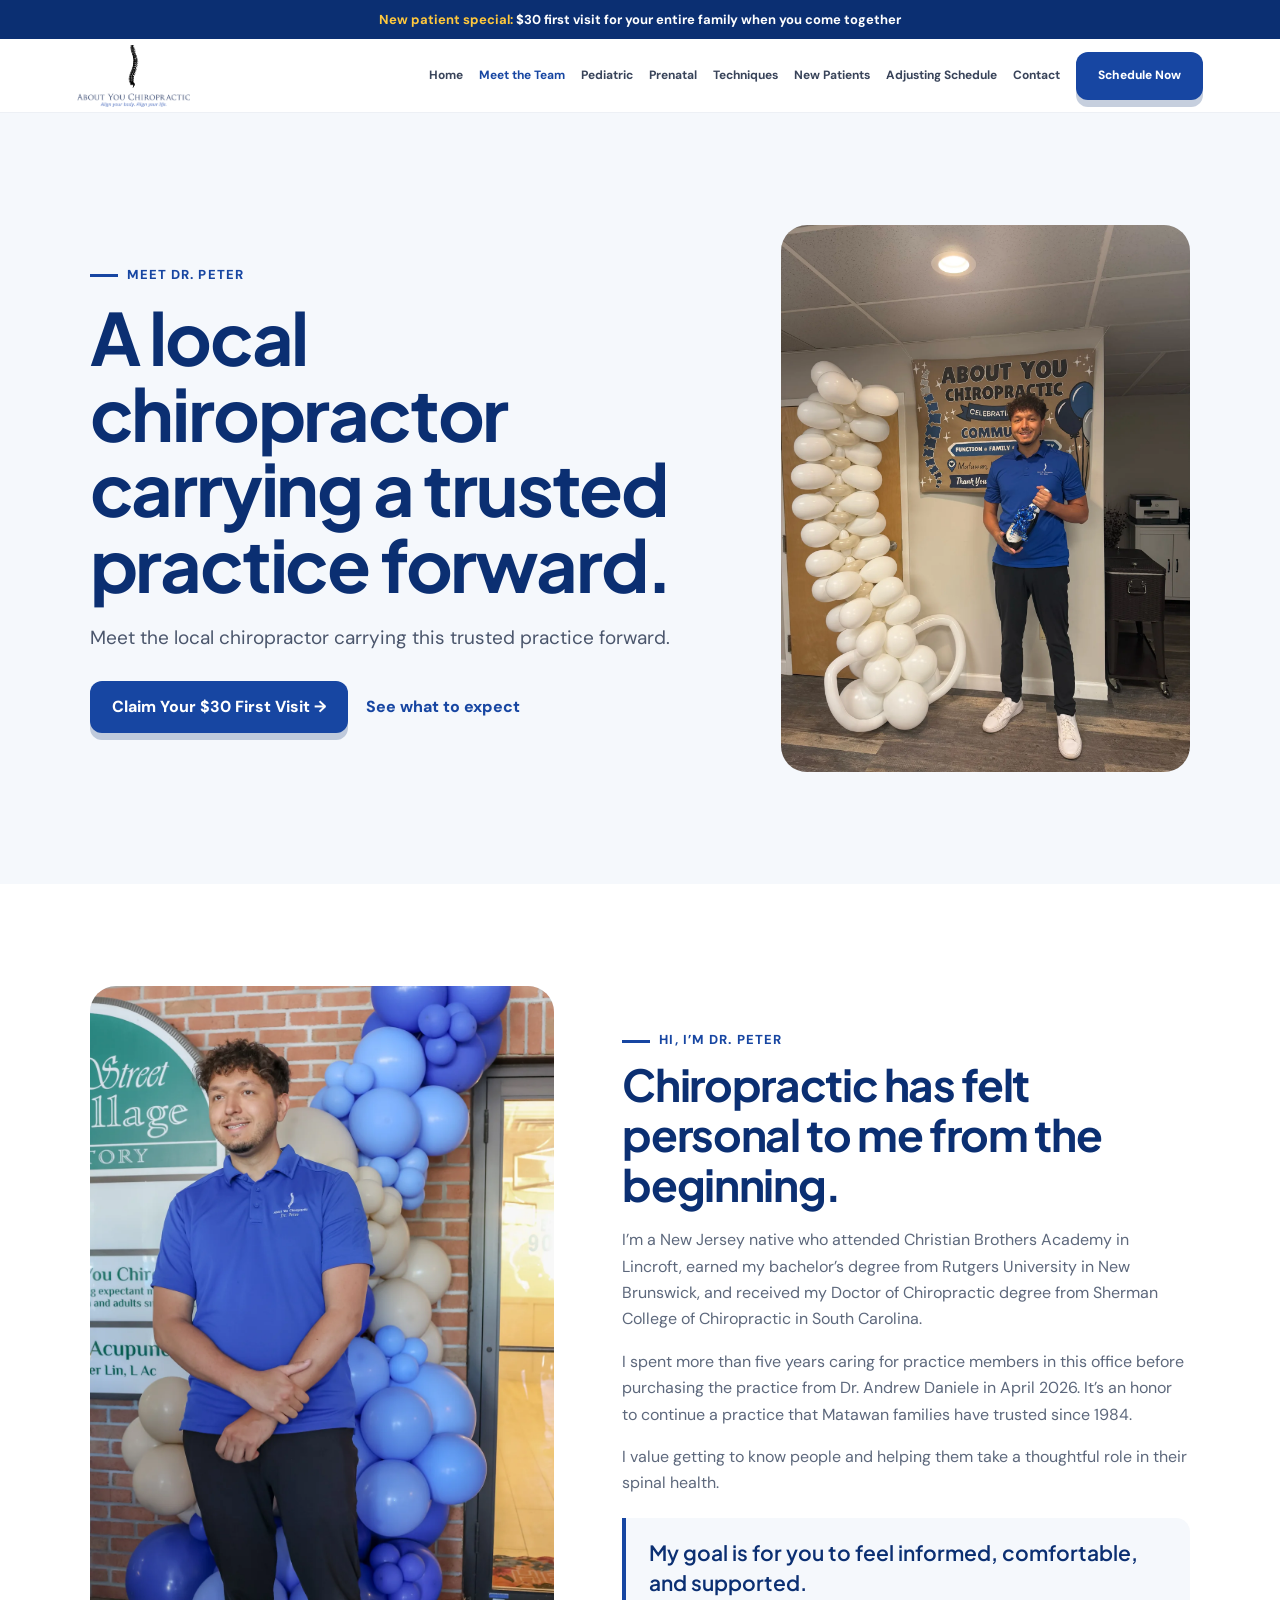
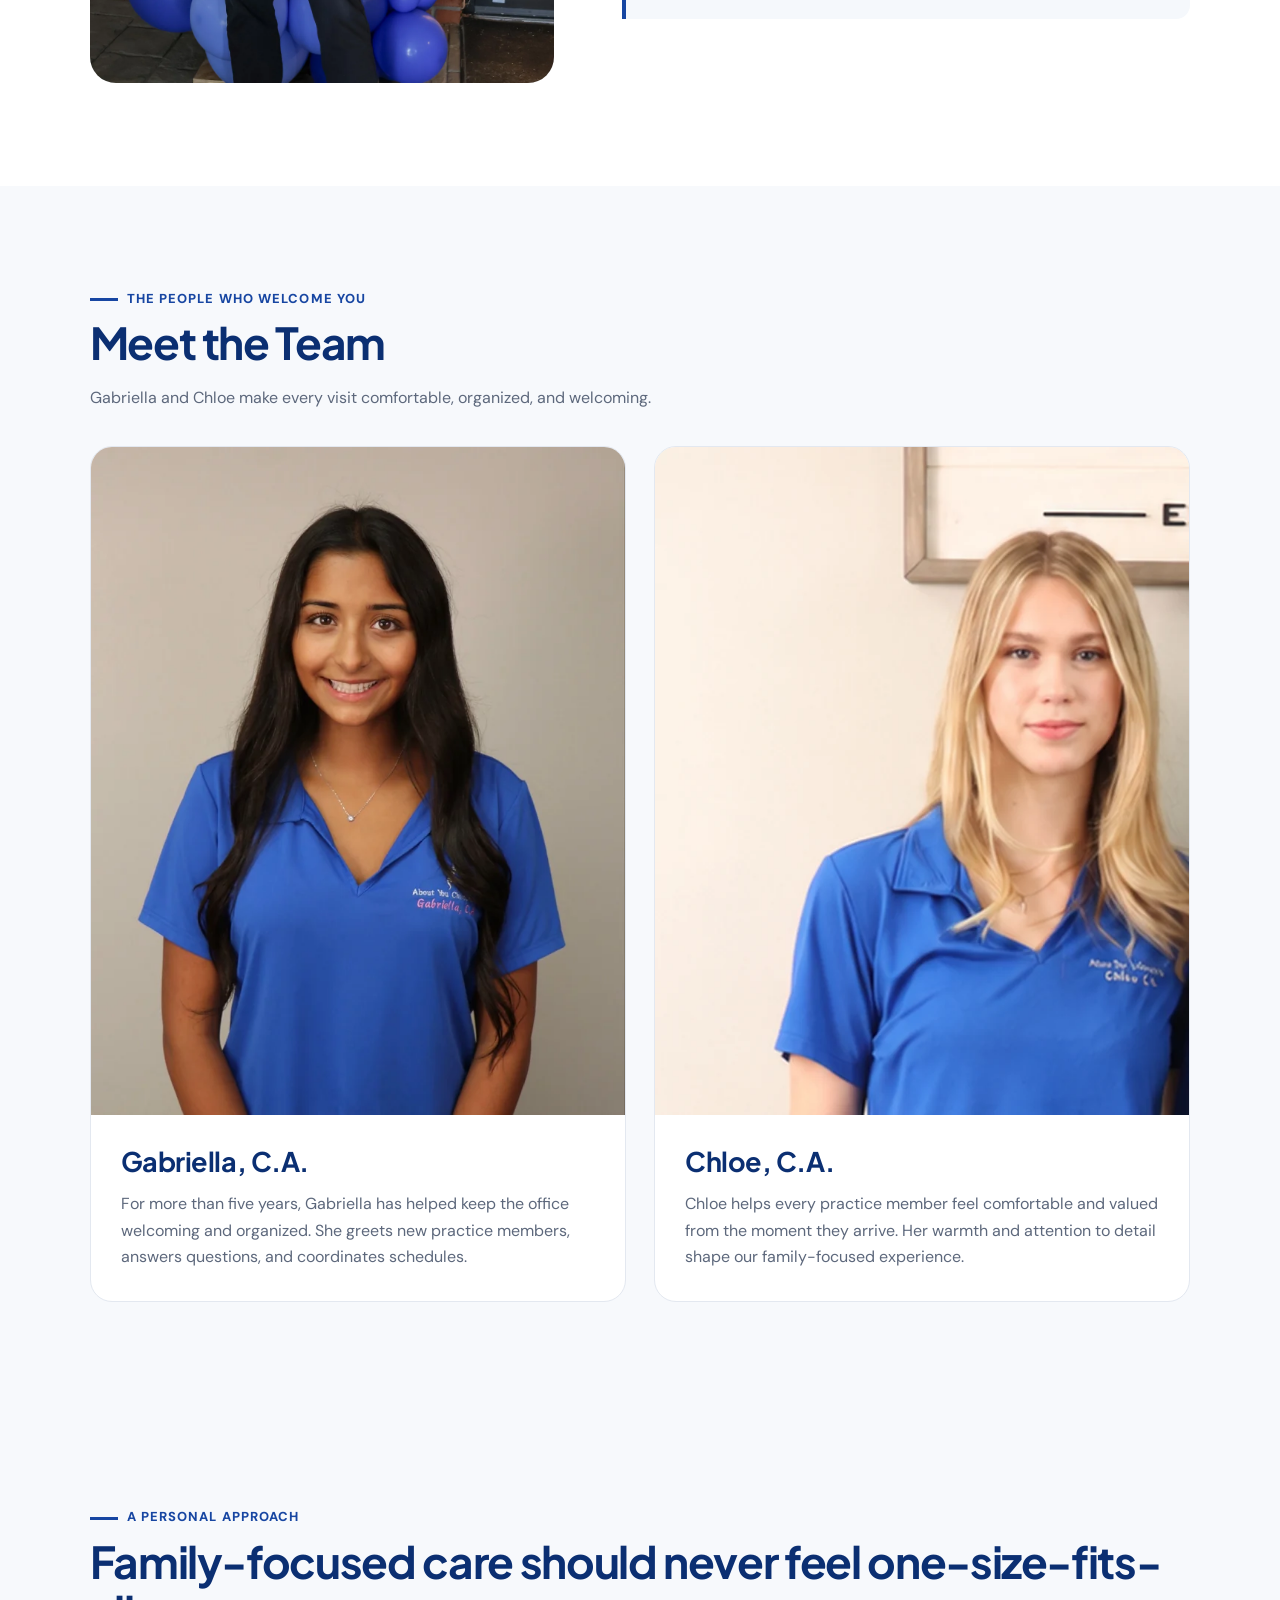
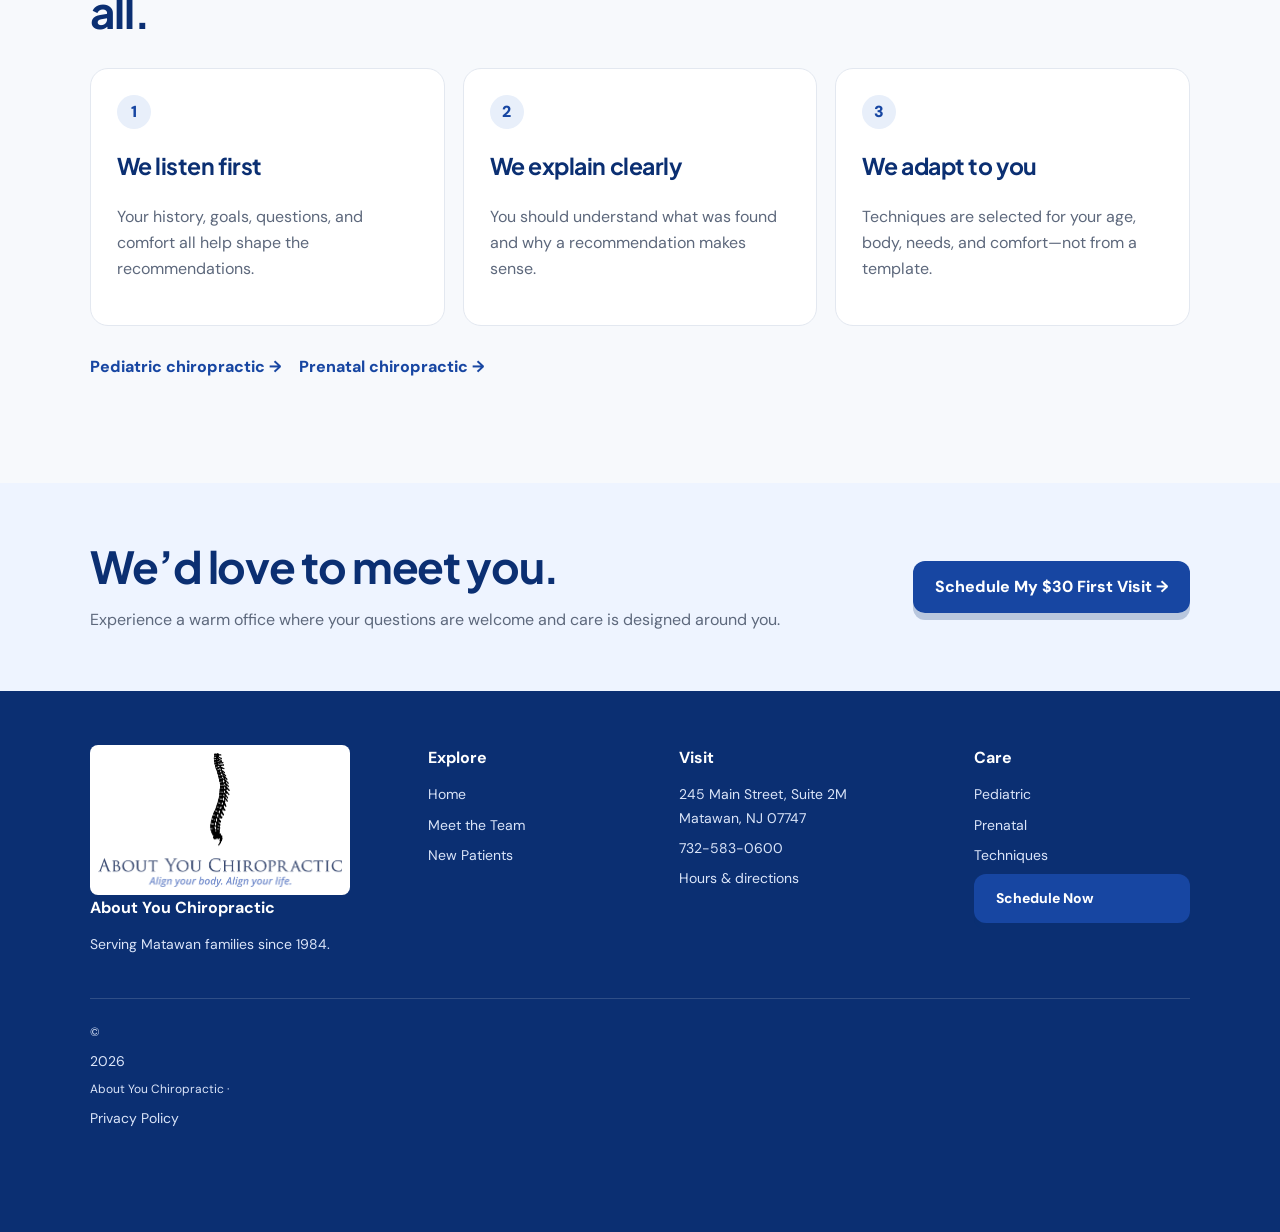
<file: about.html>
<!doctype html><html lang="en"><head><meta charset="UTF-8"><meta name="viewport" content="width=device-width,initial-scale=1"><title>Meet Dr. Peter | About You Chiropractic Matawan</title><meta name="description" content="Meet Dr. Peter Jeremich, a Matawan chiropractor carrying forward a trusted local practice serving families since 1984."><link rel="canonical" href="https://aboutyouchiro.com/about.html"><meta property="og:title" content="Meet Dr. Peter | About You Chiropractic"><meta property="og:description" content="Learn about Dr. Peter's local roots, approach, and commitment to personalized family chiropractic care."><meta name="twitter:card" content="summary_large_image"><link rel="icon" type="image/png" href="assets/icons/about-you-chiropractic-favicon.png"><link rel="stylesheet" href="styles.css"></head><body>
<div class="offerbar"><strong>New patient special:</strong> $30 first visit for your entire family when you come together</div>
<header class="site-header"><a class="brand" href="index.html"><img src="about-you-logo-with-spine.png" width="1965" height="1077" alt="About You Chiropractic home"></a><details class="mobile-menu"><summary aria-label="Open main menu">Menu</summary><nav aria-label="Mobile navigation"><a href="index.html">Home</a><a href="about.html">Meet the Team</a><a href="pediatric-chiropractic.html">Pediatric</a><a href="prenatal-chiropractic.html">Prenatal</a><a href="chiropractic-techniques.html">Techniques</a><a href="new-patients.html">New Patients</a><a href="adjusting-schedule.html">Adjusting Schedule</a><a href="contact.html">Contact</a></nav></details><nav class="desktop-nav" aria-label="Main navigation"><a href="index.html">Home</a><a href="about.html" aria-current="page">Meet the Team</a><a href="pediatric-chiropractic.html">Pediatric</a><a href="prenatal-chiropractic.html">Prenatal</a><a href="chiropractic-techniques.html">Techniques</a><a href="new-patients.html">New Patients</a><a href="adjusting-schedule.html">Adjusting Schedule</a><a href="contact.html">Contact</a><a class="btn nav-cta" href="https://calendly.com/aboutyouchiro/first-visit">Schedule Now</a></nav></header>
<main><section class="page-hero"><div class="hero-inner"><div class="eyebrow">Meet Dr. Peter</div><h1>A local chiropractor carrying a trusted practice forward.</h1><p class="lead">Meet the local chiropractor carrying this trusted practice forward.</p><div class="actions"><a class="btn" href="https://calendly.com/aboutyouchiro/first-visit">Claim Your $30 First Visit →</a><a class="text-link" href="new-patients.html">See what to expect</a></div></div><figure class="hero-photo"><img src="assets/images/dr-peter-jeremich-grand-opening-celebration.webp" width="1350" height="1800" fetchpriority="high" alt="Dr. Peter Jeremich celebrating the About You Chiropractic grand opening"></figure></section>
<section class="section"><div class="container split"><figure class="photo-frame portrait-photo"><img src="assets/images/dr-peter-jeremich-office-entrance.webp" width="1200" height="1800" loading="lazy" alt="Dr. Peter Jeremich outside his Matawan chiropractic office"></figure><div class="prose"><div class="eyebrow">Hi, I’m Dr. Peter</div><h2>Chiropractic has felt personal to me from the beginning.</h2><p>I’m a New Jersey native who attended Christian Brothers Academy in Lincroft, earned my bachelor’s degree from Rutgers University in New Brunswick, and received my Doctor of Chiropractic degree from Sherman College of Chiropractic in South Carolina.</p><p>I spent more than five years caring for practice members in this office before purchasing the practice from Dr. Andrew Daniele in April 2026. It’s an honor to continue a practice that Matawan families have trusted since 1984.</p><p>I value getting to know people and helping them take a thoughtful role in their spinal health.</p><p class="quote">My goal is for you to feel informed, comfortable, and supported.</p></div></div></section>
<section class="section section-cream"><div class="container"><div class="about-team-heading"><div class="eyebrow">The people who welcome you</div><h2>Meet the Team</h2><p>Gabriella and Chloe make every visit comfortable, organized, and welcoming.</p></div><div class="team-profiles"><article class="team-profile-card"><div class="team-profile-photo"><img src="assets/images/gabriella-chiropractic-assistant-profile.webp" width="720" height="900" loading="lazy" alt="Gabriella, chiropractic assistant at About You Chiropractic in Matawan"></div><div class="team-profile-copy"><h3>Gabriella, C.A.</h3><p>For more than five years, Gabriella has helped keep the office welcoming and organized. She greets new practice members, answers questions, and coordinates schedules.</p></div></article><article class="team-profile-card"><div class="team-profile-photo"><img src="assets/images/chloe-chiropractic-assistant-profile.webp" width="720" height="900" loading="lazy" alt="Chloe, chiropractic assistant at About You Chiropractic in Matawan"></div><div class="team-profile-copy"><h3>Chloe, C.A.</h3><p>Chloe helps every practice member feel comfortable and valued from the moment they arrive. Her warmth and attention to detail shape our family-focused experience.</p></div></article></div></div></section>
<section class="section section-soft"><div class="container"><div class="eyebrow">A personal approach</div><h2>Family-focused care should never feel one-size-fits-all.</h2><div class="cards"><article class="card"><span class="number">1</span><h3>We listen first</h3><p>Your history, goals, questions, and comfort all help shape the recommendations.</p></article><article class="card"><span class="number">2</span><h3>We explain clearly</h3><p>You should understand what was found and why a recommendation makes sense.</p></article><article class="card"><span class="number">3</span><h3>We adapt to you</h3><p>Techniques are selected for your age, body, needs, and comfort—not from a template.</p></article></div><div class="actions"><a class="text-link" href="pediatric-chiropractic.html">Pediatric chiropractic →</a><a class="text-link" href="prenatal-chiropractic.html">Prenatal chiropractic →</a></div></div></section></main>
<section class="cta-band"><div><h2>We’d love to meet you.</h2><p>Experience a warm office where your questions are welcome and care is designed around you.</p></div><a class="btn" href="https://calendly.com/aboutyouchiro/first-visit">Schedule My $30 First Visit →</a></section>
<footer class="footer"><div><img class="footer-logo" src="about-you-logo-with-spine.png" width="1965" height="1077" loading="lazy" alt="About You Chiropractic"><strong>About You Chiropractic</strong><span>Serving Matawan families since 1984.</span></div><div><strong>Explore</strong><a href="index.html">Home</a><a href="about.html">Meet the Team</a><a href="new-patients.html">New Patients</a></div><div><strong>Visit</strong><span>245 Main Street, Suite 2M<br>Matawan, NJ 07747</span><a href="tel:+17325830600">732-583-0600</a><a href="contact.html">Hours & directions</a></div><div><strong>Care</strong><a href="pediatric-chiropractic.html">Pediatric</a><a href="prenatal-chiropractic.html">Prenatal</a><a href="chiropractic-techniques.html">Techniques</a><a class="btn" href="https://calendly.com/aboutyouchiro/first-visit">Schedule Now</a></div><div class="legal">© <span data-year></span> About You Chiropractic · <a href="#">Privacy Policy</a></div></footer><div class="mobile-cta"><a class="btn" href="https://calendly.com/aboutyouchiro/first-visit">Schedule Your $30 First Visit →</a></div><script src="site.js"></script></body></html>
</file>
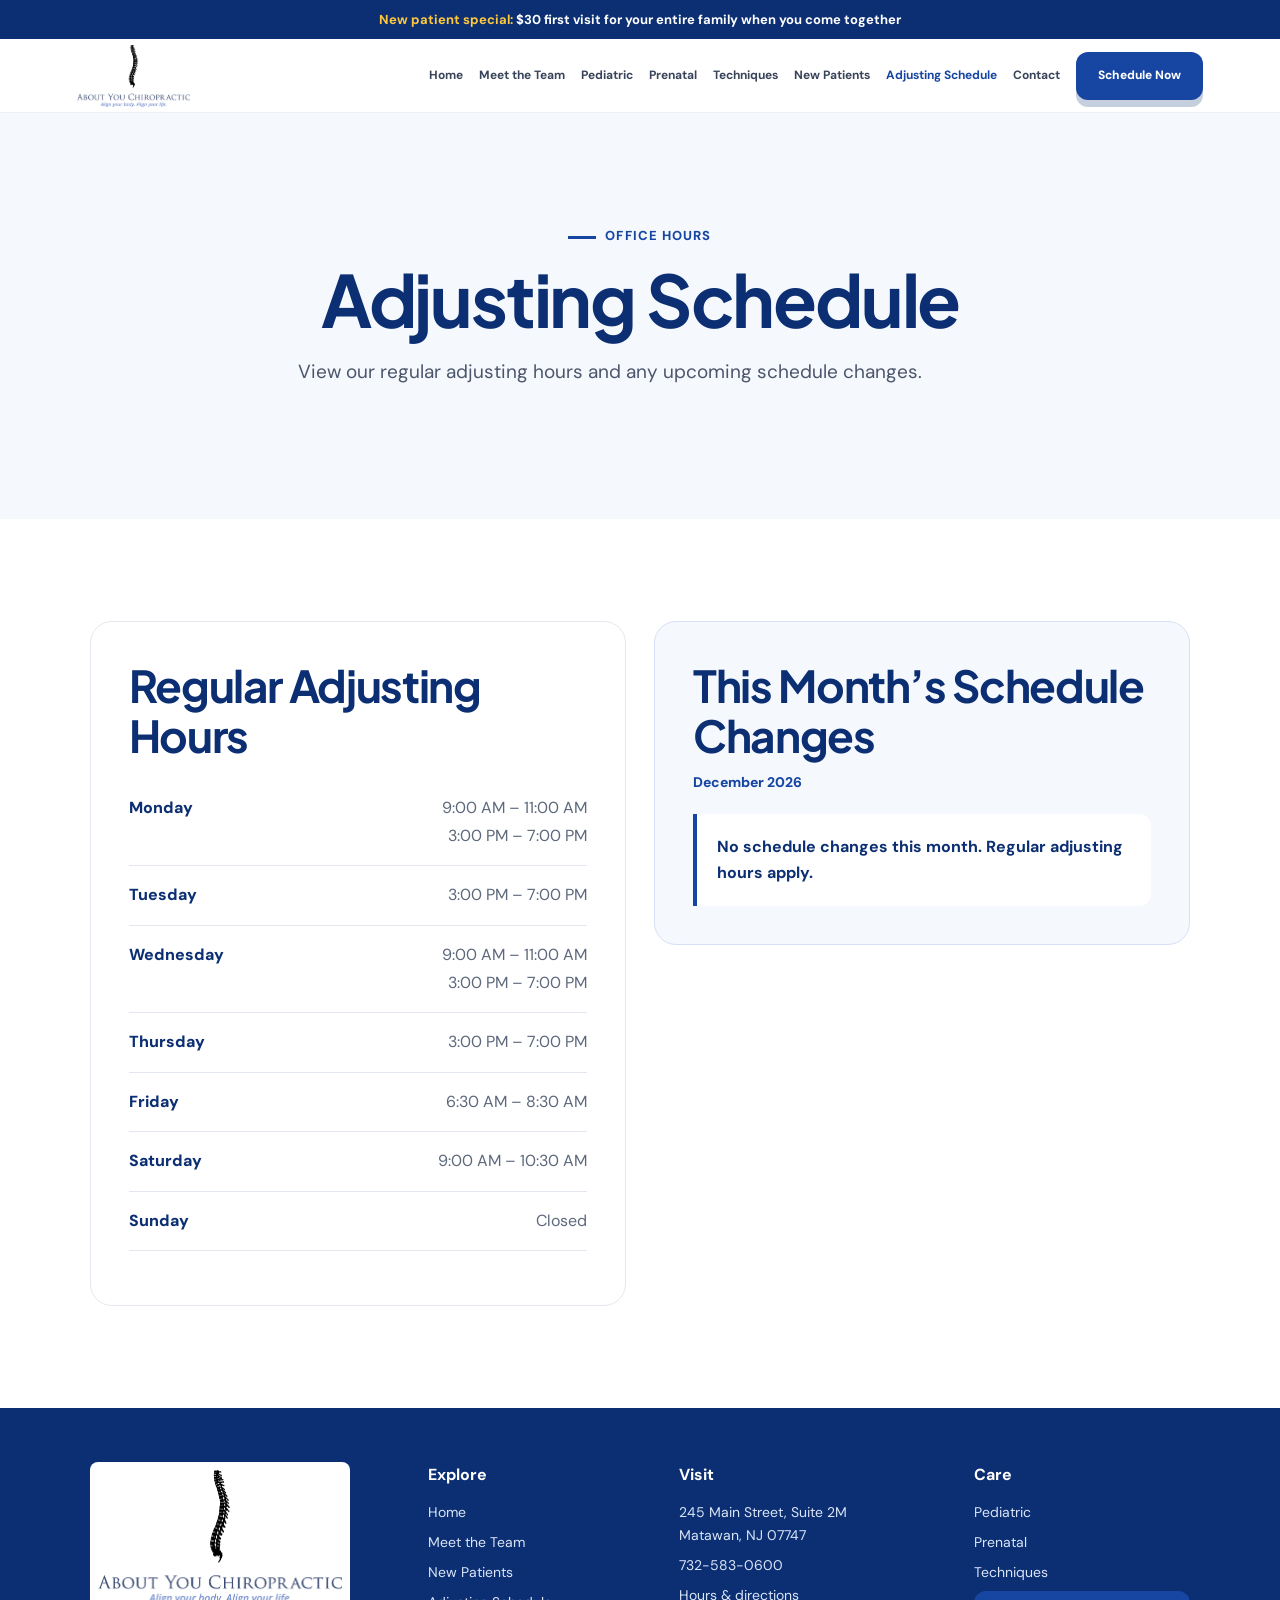
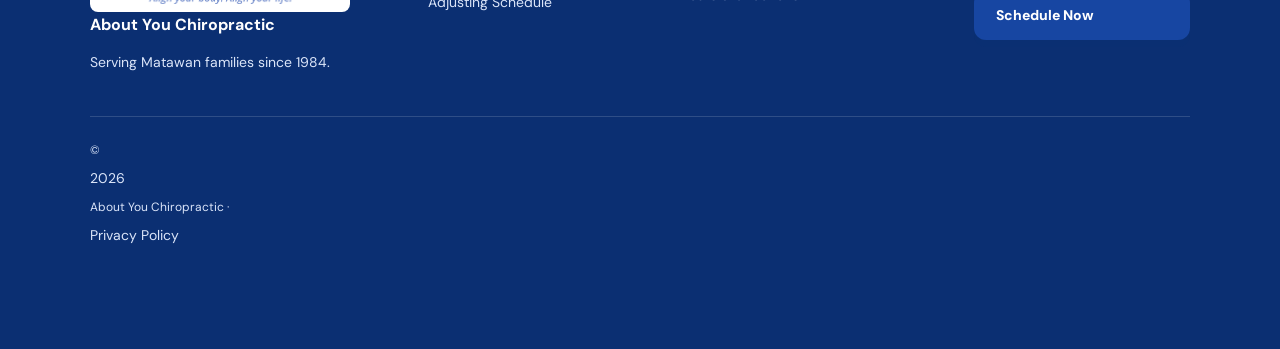
<file: adjusting-schedule.html>
<!doctype html><html lang="en"><head><meta charset="UTF-8"><meta name="viewport" content="width=device-width,initial-scale=1"><title>Adjusting Schedule | About You Chiropractic</title><meta name="description" content="View regular adjusting hours and current schedule changes for About You Chiropractic in Matawan, NJ."><link rel="canonical" href="https://aboutyouchiro.com/adjusting-schedule.html"><meta property="og:title" content="Adjusting Schedule | About You Chiropractic"><meta property="og:description" content="Regular adjusting hours and current schedule changes for our Matawan office."><meta name="twitter:card" content="summary_large_image"><link rel="icon" type="image/png" href="assets/icons/about-you-chiropractic-favicon.png"><link rel="stylesheet" href="styles.css"></head><body>
<div class="offerbar"><strong>New patient special:</strong> $30 first visit for your entire family when you come together</div><header class="site-header"><a class="brand" href="index.html"><img src="about-you-logo-with-spine.png" width="1965" height="1077" alt="About You Chiropractic home"></a><details class="mobile-menu"><summary aria-label="Open main menu">Menu</summary><nav aria-label="Mobile navigation"><a href="index.html">Home</a><a href="about.html">Meet the Team</a><a href="pediatric-chiropractic.html">Pediatric</a><a href="prenatal-chiropractic.html">Prenatal</a><a href="chiropractic-techniques.html">Techniques</a><a href="new-patients.html">New Patients</a><a href="adjusting-schedule.html" aria-current="page">Adjusting Schedule</a><a href="contact.html">Contact</a></nav></details><nav class="desktop-nav" aria-label="Main navigation"><a href="index.html">Home</a><a href="about.html">Meet the Team</a><a href="pediatric-chiropractic.html">Pediatric</a><a href="prenatal-chiropractic.html">Prenatal</a><a href="chiropractic-techniques.html">Techniques</a><a href="new-patients.html">New Patients</a><a href="adjusting-schedule.html" aria-current="page">Adjusting Schedule</a><a href="contact.html">Contact</a><a class="btn nav-cta" href="https://calendly.com/aboutyouchiro/first-visit">Schedule Now</a></nav></header>
<main><section class="page-hero schedule-page-hero"><div class="hero-inner"><div class="eyebrow">Office Hours</div><h1>Adjusting Schedule</h1><p class="lead">View our regular adjusting hours and any upcoming schedule changes.</p></div></section>
<section class="section"><div class="container schedule-layout"><section class="schedule-panel" aria-labelledby="regular-hours-title"><h2 id="regular-hours-title">Regular Adjusting Hours</h2><dl class="hours schedule-hours" data-regular-hours></dl></section><section class="schedule-panel schedule-changes" aria-labelledby="schedule-changes-title"><h2 id="schedule-changes-title">This Month’s Schedule Changes</h2><p class="schedule-month" data-current-month></p><div class="schedule-change-list" data-month-changes></div></section></div></section></main>
<footer class="footer"><div><img class="footer-logo" src="about-you-logo-with-spine.png" width="1965" height="1077" loading="lazy" alt="About You Chiropractic"><strong>About You Chiropractic</strong><span>Serving Matawan families since 1984.</span></div><div><strong>Explore</strong><a href="index.html">Home</a><a href="about.html">Meet the Team</a><a href="new-patients.html">New Patients</a><a href="adjusting-schedule.html">Adjusting Schedule</a></div><div><strong>Visit</strong><span>245 Main Street, Suite 2M<br>Matawan, NJ 07747</span><a href="tel:+17325830600">732-583-0600</a><a href="contact.html">Hours & directions</a></div><div><strong>Care</strong><a href="pediatric-chiropractic.html">Pediatric</a><a href="prenatal-chiropractic.html">Prenatal</a><a href="chiropractic-techniques.html">Techniques</a><a class="btn" href="https://calendly.com/aboutyouchiro/first-visit">Schedule Now</a></div><div class="legal">© <span data-year></span> About You Chiropractic · <a href="#">Privacy Policy</a></div></footer><div class="mobile-cta"><a class="btn" href="https://calendly.com/aboutyouchiro/first-visit">Schedule Your $30 First Visit →</a></div><script src="schedule-data.js?v=20260918"></script><script src="site.js?v=20260918"></script></body></html>
</file>
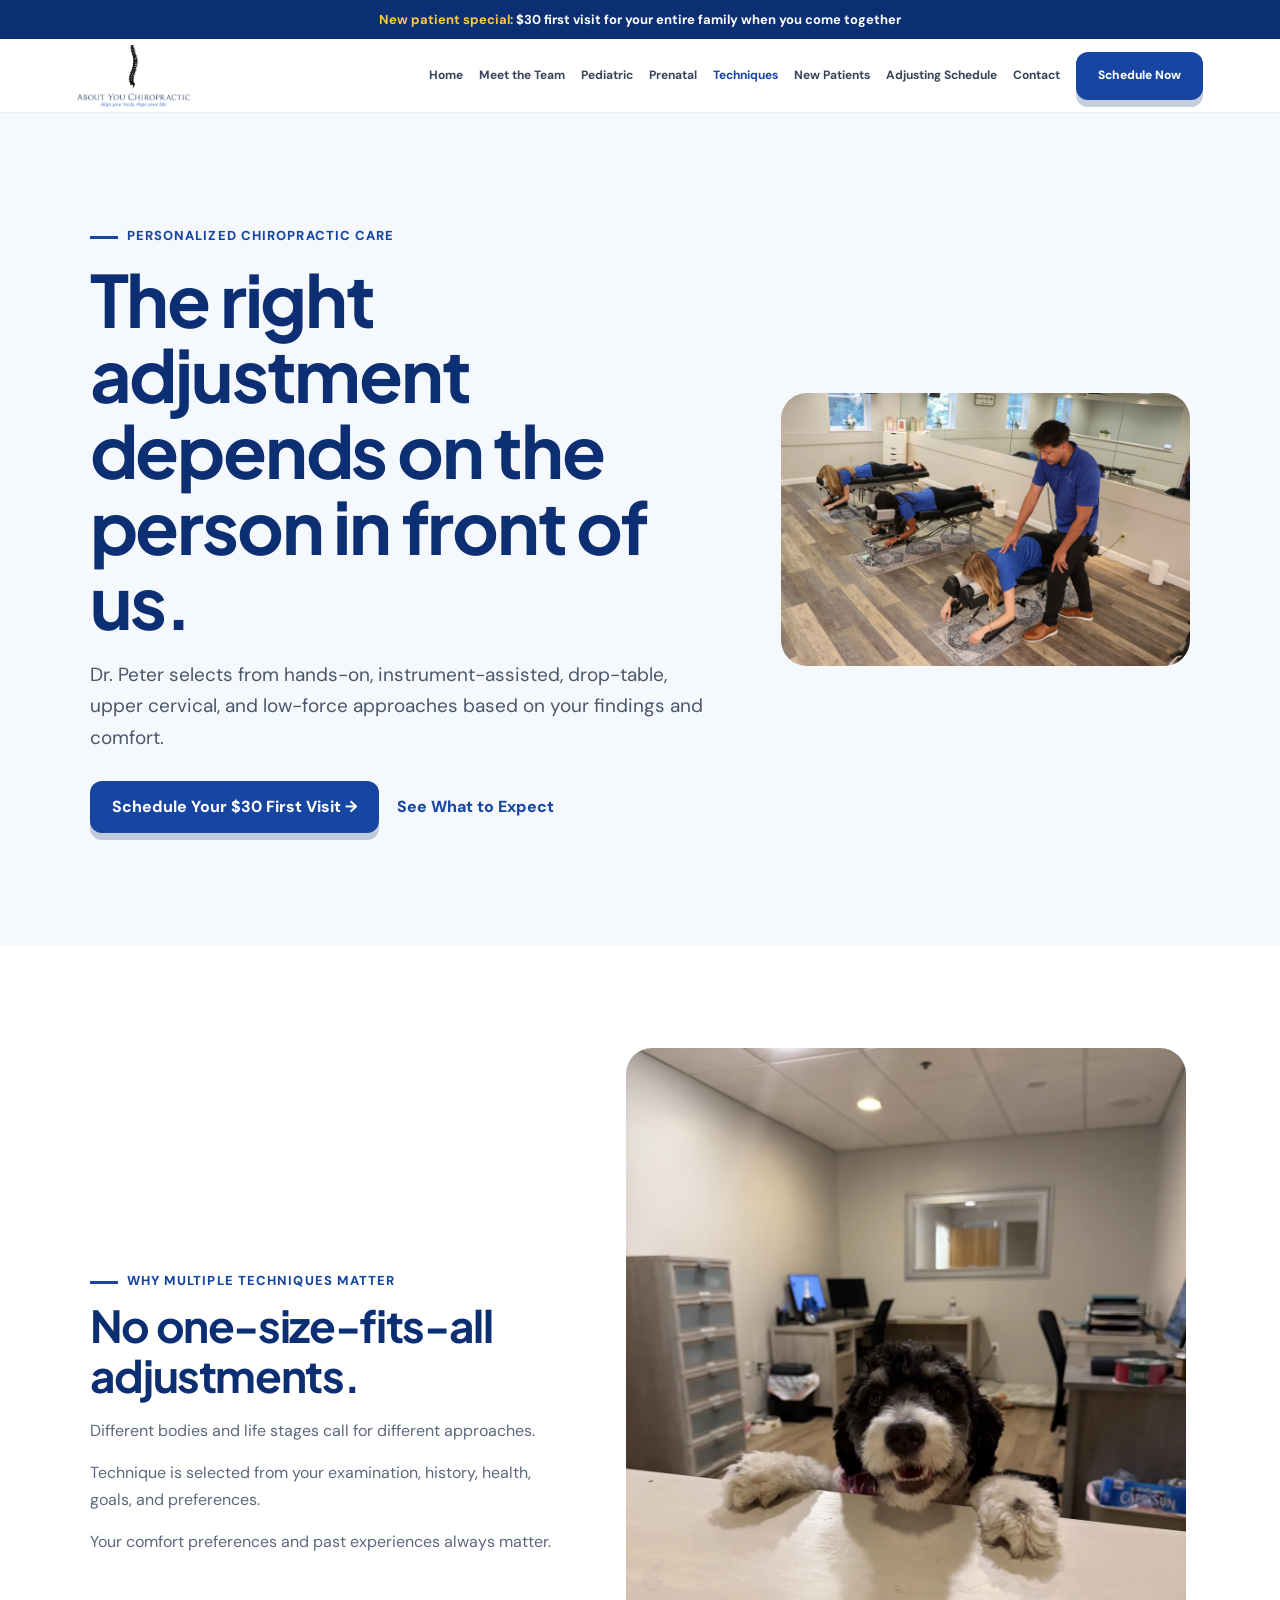
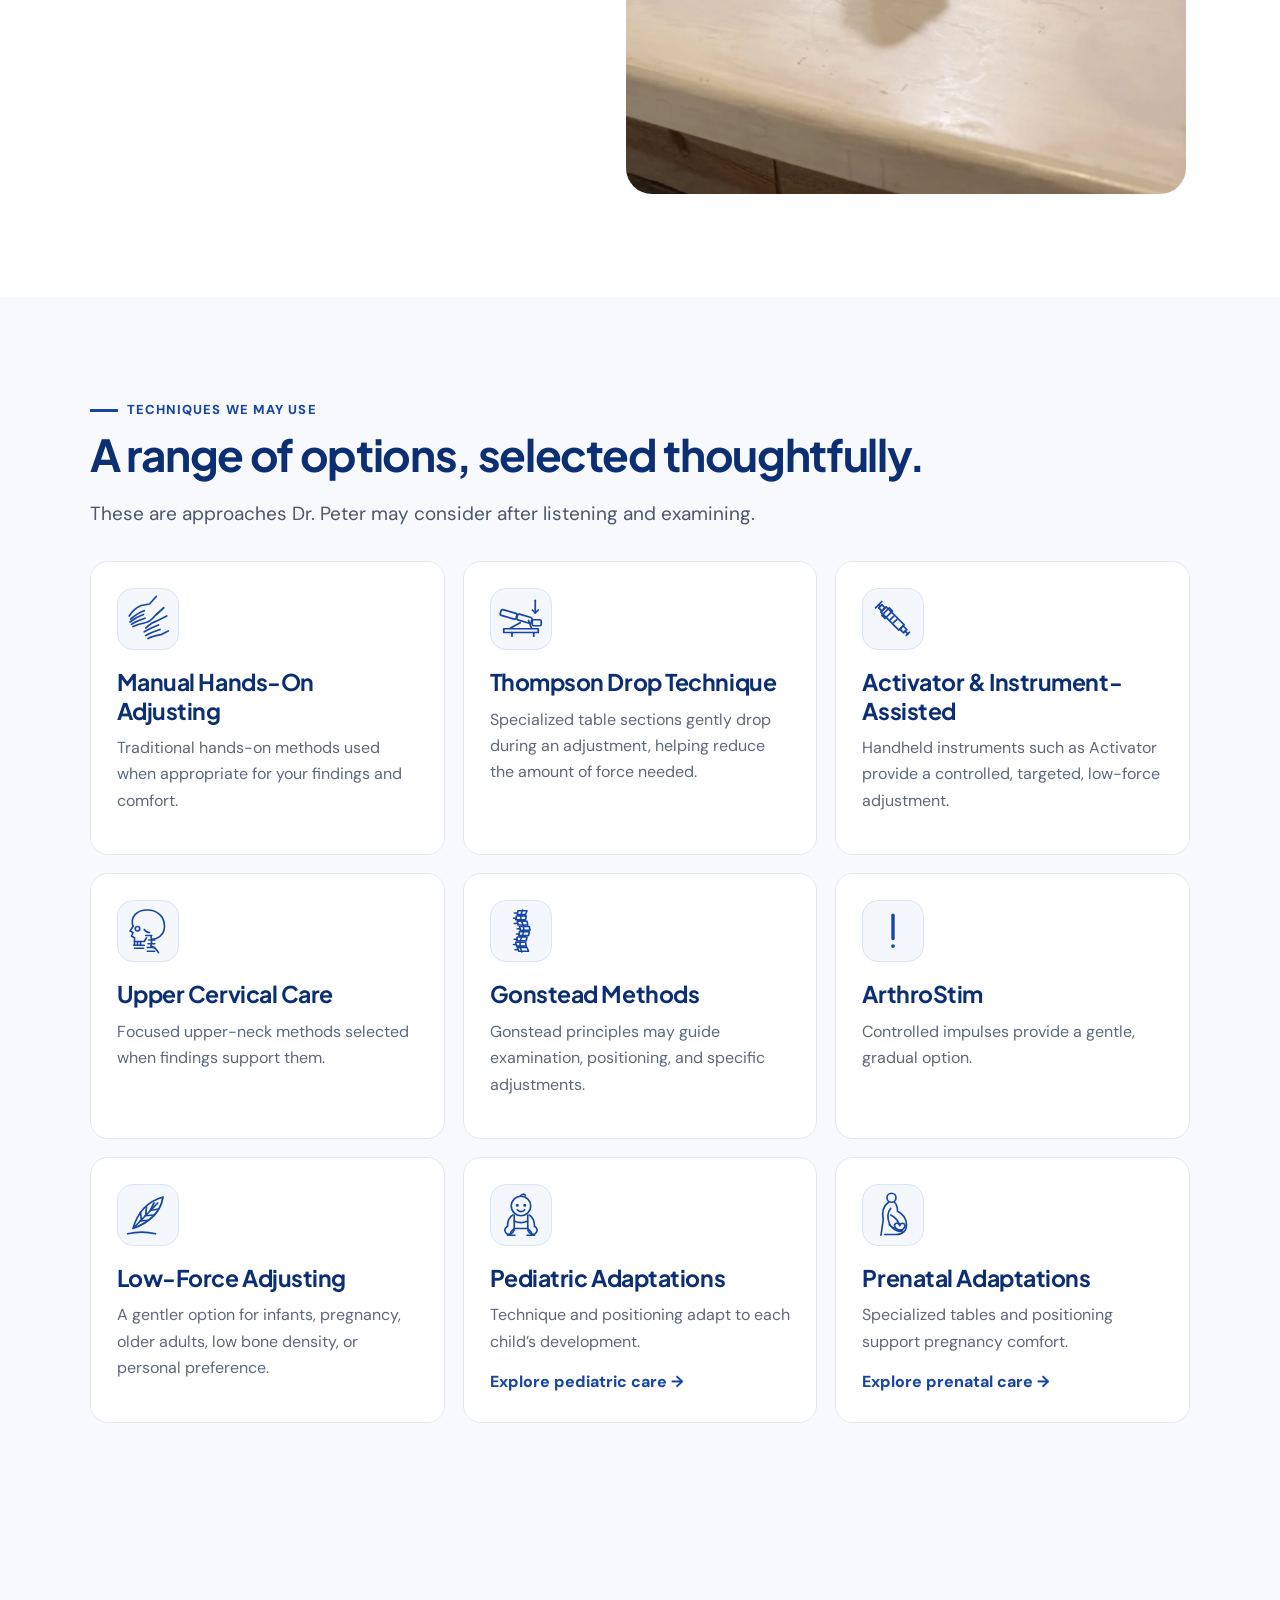
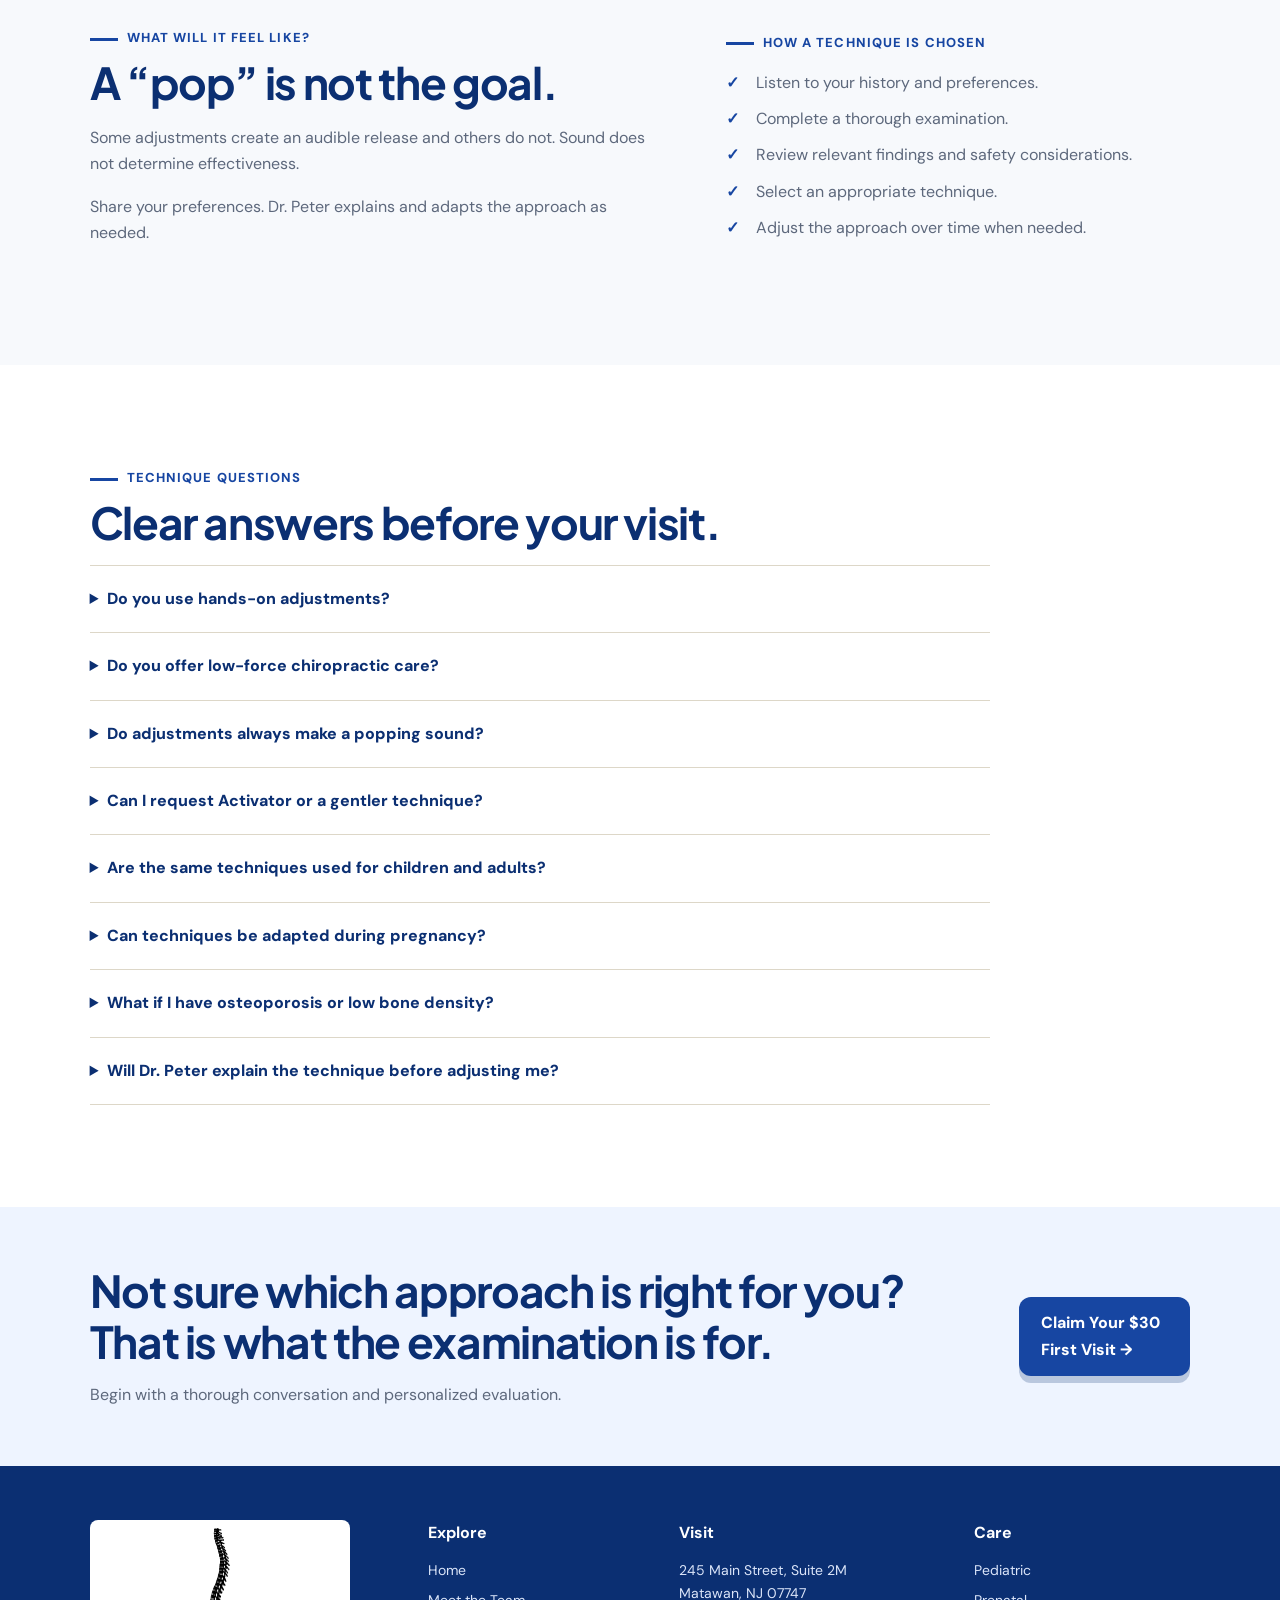
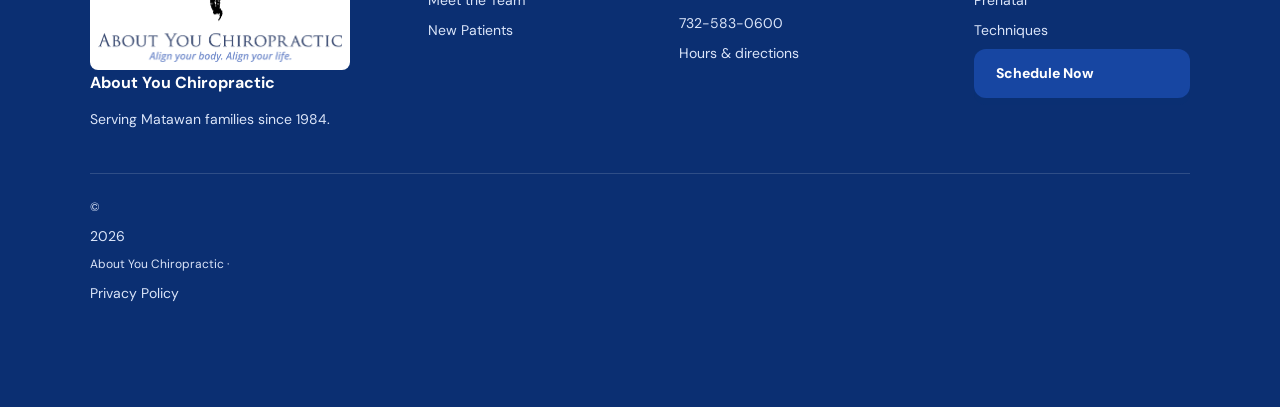
<file: chiropractic-techniques.html>
<!doctype html><html lang="en"><head><meta charset="UTF-8"><meta name="viewport" content="width=device-width,initial-scale=1"><title>Chiropractic Techniques in Matawan, NJ | About You Chiropractic</title><meta name="description" content="Learn how Dr. Peter personalizes hands-on, drop-table, instrument-assisted, upper cervical, and low-force chiropractic techniques in Matawan, NJ."><link rel="canonical" href="https://aboutyouchiro.com/chiropractic-techniques.html"><meta property="og:title" content="Chiropractic Techniques in Matawan, NJ | About You Chiropractic"><meta property="og:description" content="Every spine is different, so every adjustment should be personalized."><meta name="twitter:card" content="summary_large_image"><link rel="icon" type="image/png" href="assets/icons/about-you-chiropractic-favicon.png"><link rel="stylesheet" href="styles.css"></head><body>
<div class="offerbar"><strong>New patient special:</strong> $30 first visit for your entire family when you come together</div>
<header class="site-header"><a class="brand" href="index.html"><img src="about-you-logo-with-spine.png" width="1965" height="1077" alt="About You Chiropractic home"></a><details class="mobile-menu"><summary aria-label="Open main menu">Menu</summary><nav aria-label="Mobile navigation"><a href="index.html">Home</a><a href="about.html">Meet the Team</a><a href="pediatric-chiropractic.html">Pediatric</a><a href="prenatal-chiropractic.html">Prenatal</a><a href="chiropractic-techniques.html">Techniques</a><a href="new-patients.html">New Patients</a><a href="adjusting-schedule.html">Adjusting Schedule</a><a href="contact.html">Contact</a></nav></details><nav class="desktop-nav" aria-label="Main navigation"><a href="index.html">Home</a><a href="about.html">Meet the Team</a><a href="pediatric-chiropractic.html">Pediatric</a><a href="prenatal-chiropractic.html">Prenatal</a><a href="chiropractic-techniques.html" aria-current="page">Techniques</a><a href="new-patients.html">New Patients</a><a href="adjusting-schedule.html">Adjusting Schedule</a><a href="contact.html">Contact</a><a class="btn nav-cta" href="https://calendly.com/aboutyouchiro/first-visit">Schedule Now</a></nav></header>
<main><section class="page-hero"><div class="hero-inner"><div class="eyebrow">Personalized Chiropractic Care</div><h1>The right adjustment depends on the person in front of us.</h1><p class="lead">Dr. Peter selects from hands-on, instrument-assisted, drop-table, upper cervical, and low-force approaches based on your findings and comfort.</p><div class="actions"><a class="btn" href="https://calendly.com/aboutyouchiro/first-visit">Schedule Your $30 First Visit →</a><a class="text-link" href="new-patients.html">See What to Expect</a></div></div><figure class="hero-photo techniques-hero-photo"><img src="assets/images/dr-peter-palpating-team-adjusting-room.webp" width="1800" height="1200" fetchpriority="high" alt="Dr. Peter palpating a team member in the About You Chiropractic adjusting room"></figure></section>
<section class="section"><div class="container split"><div class="prose"><div class="eyebrow">Why multiple techniques matter</div><h2>No one-size-fits-all adjustments.</h2><p>Different bodies and life stages call for different approaches.</p><p>Technique is selected from your examination, history, health, goals, and preferences.</p><p>Your comfort preferences and past experiences always matter.</p></div><figure class="photo-frame content-photo content-photo-tall"><img src="assets/images/about-you-chiropractic-office-dog.webp" width="1200" height="1600" loading="lazy" alt="Friendly office dog greeting visitors at the About You Chiropractic front desk"></figure></div></section>
<section class="section section-soft"><div class="container"><div class="eyebrow">Techniques we may use</div><h2>A range of options, selected thoughtfully.</h2><p class="lead">These are approaches Dr. Peter may consider after listening and examining.</p><div class="cards">
<article class="card technique-card"><div class="technique-icon"><img src="assets/icons/manual-adjusting.svg" width="48" height="48" alt="" aria-hidden="true"></div><h3>Manual Hands-On Adjusting</h3><p>Traditional hands-on methods used when appropriate for your findings and comfort.</p></article>
<article class="card technique-card"><div class="technique-icon"><img src="assets/icons/thompson-drop-table.svg" width="48" height="48" alt="" aria-hidden="true"></div><h3>Thompson Drop Technique</h3><p>Specialized table sections gently drop during an adjustment, helping reduce the amount of force needed.</p></article>
<article class="card technique-card"><div class="technique-icon"><img src="assets/icons/activator-instrument.svg" width="48" height="48" alt="" aria-hidden="true"></div><h3>Activator & Instrument-Assisted</h3><p>Handheld instruments such as Activator provide a controlled, targeted, low-force adjustment.</p></article>
<article class="card technique-card"><div class="technique-icon"><img src="assets/icons/upper-cervical.svg" width="48" height="48" alt="" aria-hidden="true"></div><h3>Upper Cervical Care</h3><p>Focused upper-neck methods selected when findings support them.</p></article>
<article class="card technique-card"><div class="technique-icon"><img src="assets/icons/gonstead-spine.svg" width="48" height="48" alt="" aria-hidden="true"></div><h3>Gonstead Methods</h3><p>Gonstead principles may guide examination, positioning, and specific adjustments.</p></article>
<article class="card technique-card"><div class="technique-icon"><img src="assets/icons/arthrostim-instrument.svg" width="48" height="48" alt="" aria-hidden="true"></div><h3>ArthroStim</h3><p>Controlled impulses provide a gentle, gradual option.</p></article>
<article class="card technique-card"><div class="technique-icon"><img src="assets/icons/low-force-care.svg" width="48" height="48" alt="" aria-hidden="true"></div><h3>Low-Force Adjusting</h3><p>A gentler option for infants, pregnancy, older adults, low bone density, or personal preference.</p></article>
<article class="card technique-card"><div class="technique-icon"><img src="assets/icons/pediatric-care.svg" width="48" height="48" alt="" aria-hidden="true"></div><h3>Pediatric Adaptations</h3><p>Technique and positioning adapt to each child’s development.</p><a class="text-link" href="pediatric-chiropractic.html">Explore pediatric care →</a></article>
<article class="card technique-card"><div class="technique-icon"><img src="assets/icons/prenatal-care.svg" width="48" height="48" alt="" aria-hidden="true"></div><h3>Prenatal Adaptations</h3><p>Specialized tables and positioning support pregnancy comfort.</p><a class="text-link" href="prenatal-chiropractic.html">Explore prenatal care →</a></article>
</div></div></section>
<section class="section section-cream"><div class="container split reverse"><div class="prose"><div class="eyebrow">What will it feel like?</div><h2>A “pop” is not the goal.</h2><p>Some adjustments create an audible release and others do not. Sound does not determine effectiveness.</p><p>Share your preferences. Dr. Peter explains and adapts the approach as needed.</p></div><div><div class="eyebrow">How a technique is chosen</div><ul class="checklist"><li>Listen to your history and preferences.</li><li>Complete a thorough examination.</li><li>Review relevant findings and safety considerations.</li><li>Select an appropriate technique.</li><li>Adjust the approach over time when needed.</li></ul></div></div></section>
<section class="section"><div class="container"><div class="eyebrow">Technique questions</div><h2>Clear answers before your visit.</h2><div class="faq-list">
<details><summary>Do you use hands-on adjustments?</summary><p>Yes. Hands-on adjustments are available when appropriate for your findings and comfort.</p></details>
<details><summary>Do you offer low-force chiropractic care?</summary><p>Yes. Low-force, drop-table, and instrument-assisted options offer gentler approaches.</p></details>
<details><summary>Do adjustments always make a popping sound?</summary><p>No. Some adjustments create an audible release and others do not. The sound is not the goal and is not the only way to judge an adjustment.</p></details>
<details><summary>Can I request Activator or a gentler technique?</summary><p>Absolutely. Your preferences are considered alongside examination findings and safety.</p></details>
<details><summary>Are the same techniques used for children and adults?</summary><p>No. Technique and force adapt to your child’s age, development, and comfort.</p></details>
<details><summary>Can techniques be adapted during pregnancy?</summary><p>Yes. Dr. Peter adapts positioning and techniques for each stage of pregnancy and uses specialized tables designed for comfort.</p></details>
<details><summary>What if I have osteoporosis or low bone density?</summary><p>History, findings, bone density, and safety considerations guide every recommendation.</p></details>
<details><summary>Will Dr. Peter explain the technique before adjusting me?</summary><p>Yes. You can expect a clear explanation and an opportunity to ask questions or discuss your comfort before moving forward.</p></details>
</div></div></section></main>
<section class="cta-band"><div><h2>Not sure which approach is right for you? That is what the examination is for.</h2><p>Begin with a thorough conversation and personalized evaluation.</p></div><a class="btn" href="https://calendly.com/aboutyouchiro/first-visit">Claim Your $30 First Visit →</a></section>
<footer class="footer"><div><img class="footer-logo" src="about-you-logo-with-spine.png" width="1965" height="1077" loading="lazy" alt="About You Chiropractic"><strong>About You Chiropractic</strong><span>Serving Matawan families since 1984.</span></div><div><strong>Explore</strong><a href="index.html">Home</a><a href="about.html">Meet the Team</a><a href="new-patients.html">New Patients</a></div><div><strong>Visit</strong><span>245 Main Street, Suite 2M<br>Matawan, NJ 07747</span><a href="tel:+17325830600">732-583-0600</a><a href="contact.html">Hours & directions</a></div><div><strong>Care</strong><a href="pediatric-chiropractic.html">Pediatric</a><a href="prenatal-chiropractic.html">Prenatal</a><a href="chiropractic-techniques.html">Techniques</a><a class="btn" href="https://calendly.com/aboutyouchiro/first-visit">Schedule Now</a></div><div class="legal">© <span data-year></span> About You Chiropractic · <a href="#">Privacy Policy</a></div></footer><div class="mobile-cta"><a class="btn" href="https://calendly.com/aboutyouchiro/first-visit">Schedule Your $30 First Visit →</a></div><script src="site.js"></script></body></html>
</file>
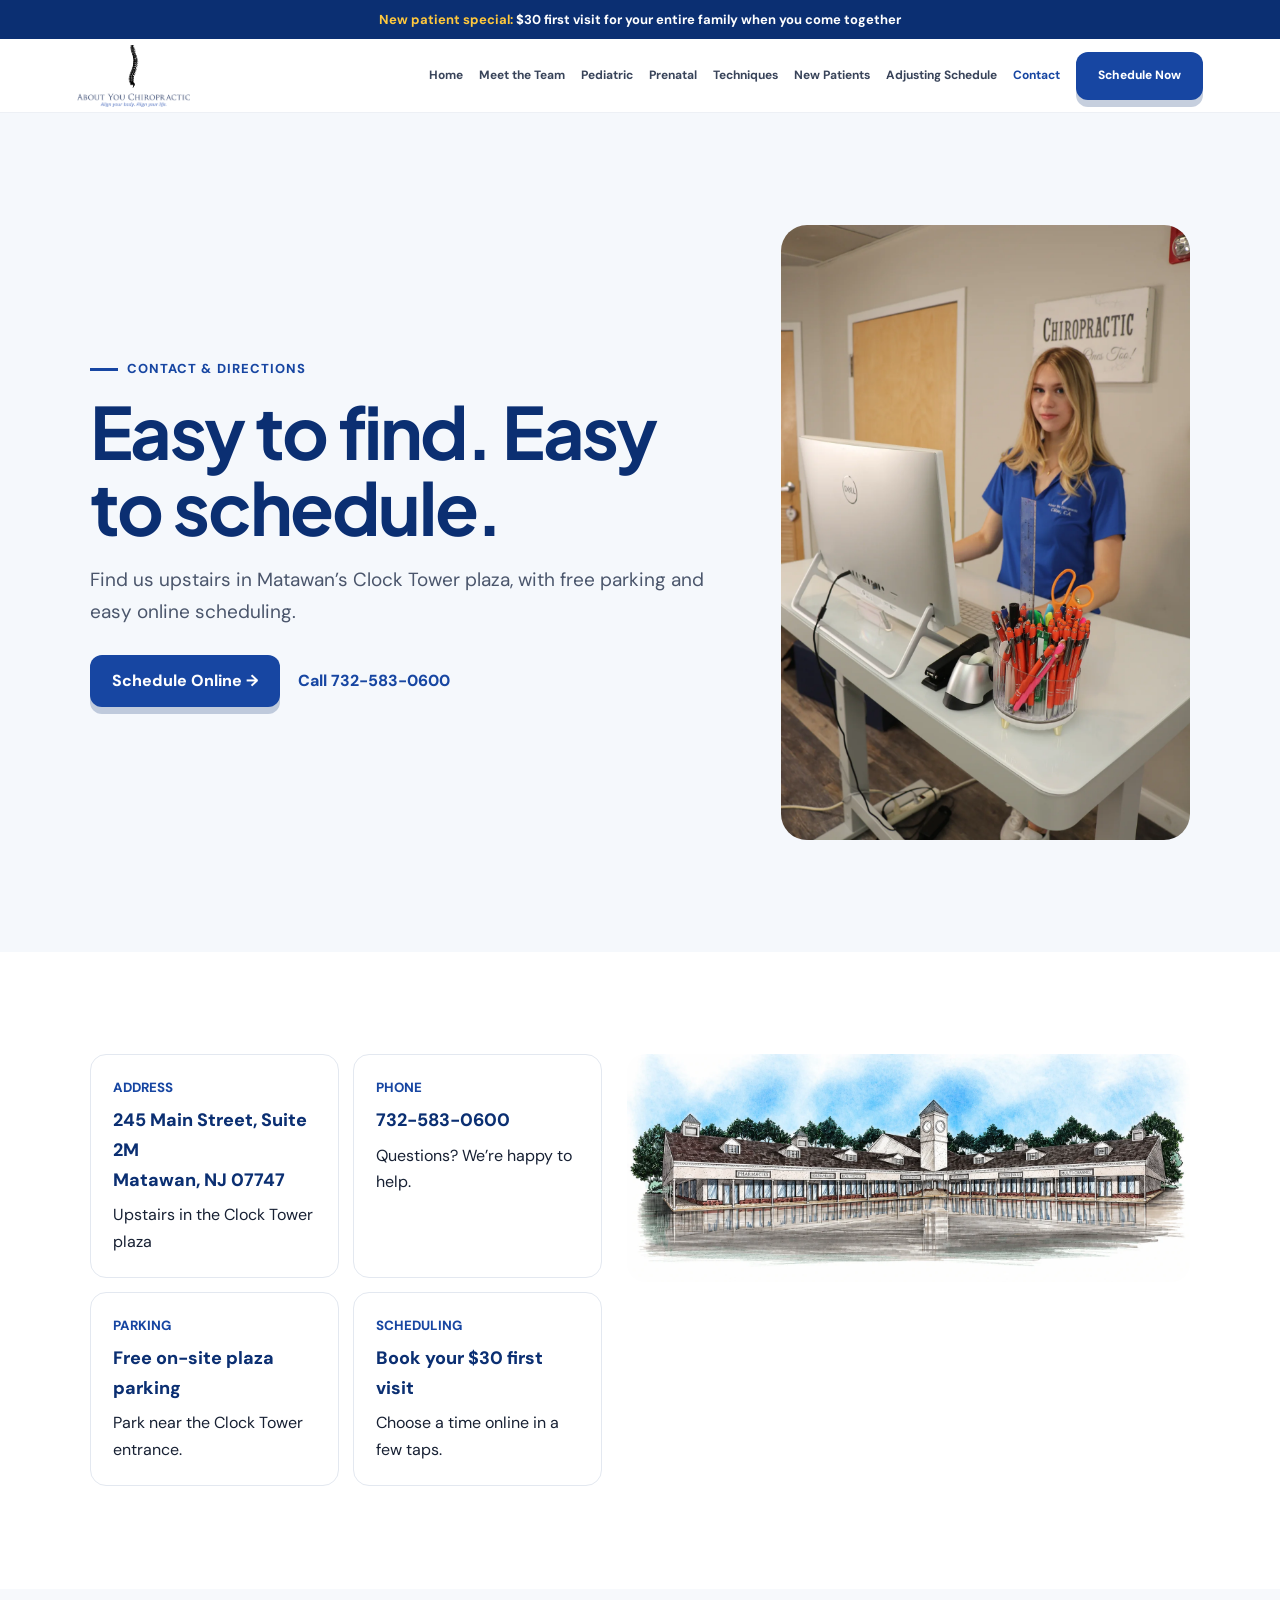
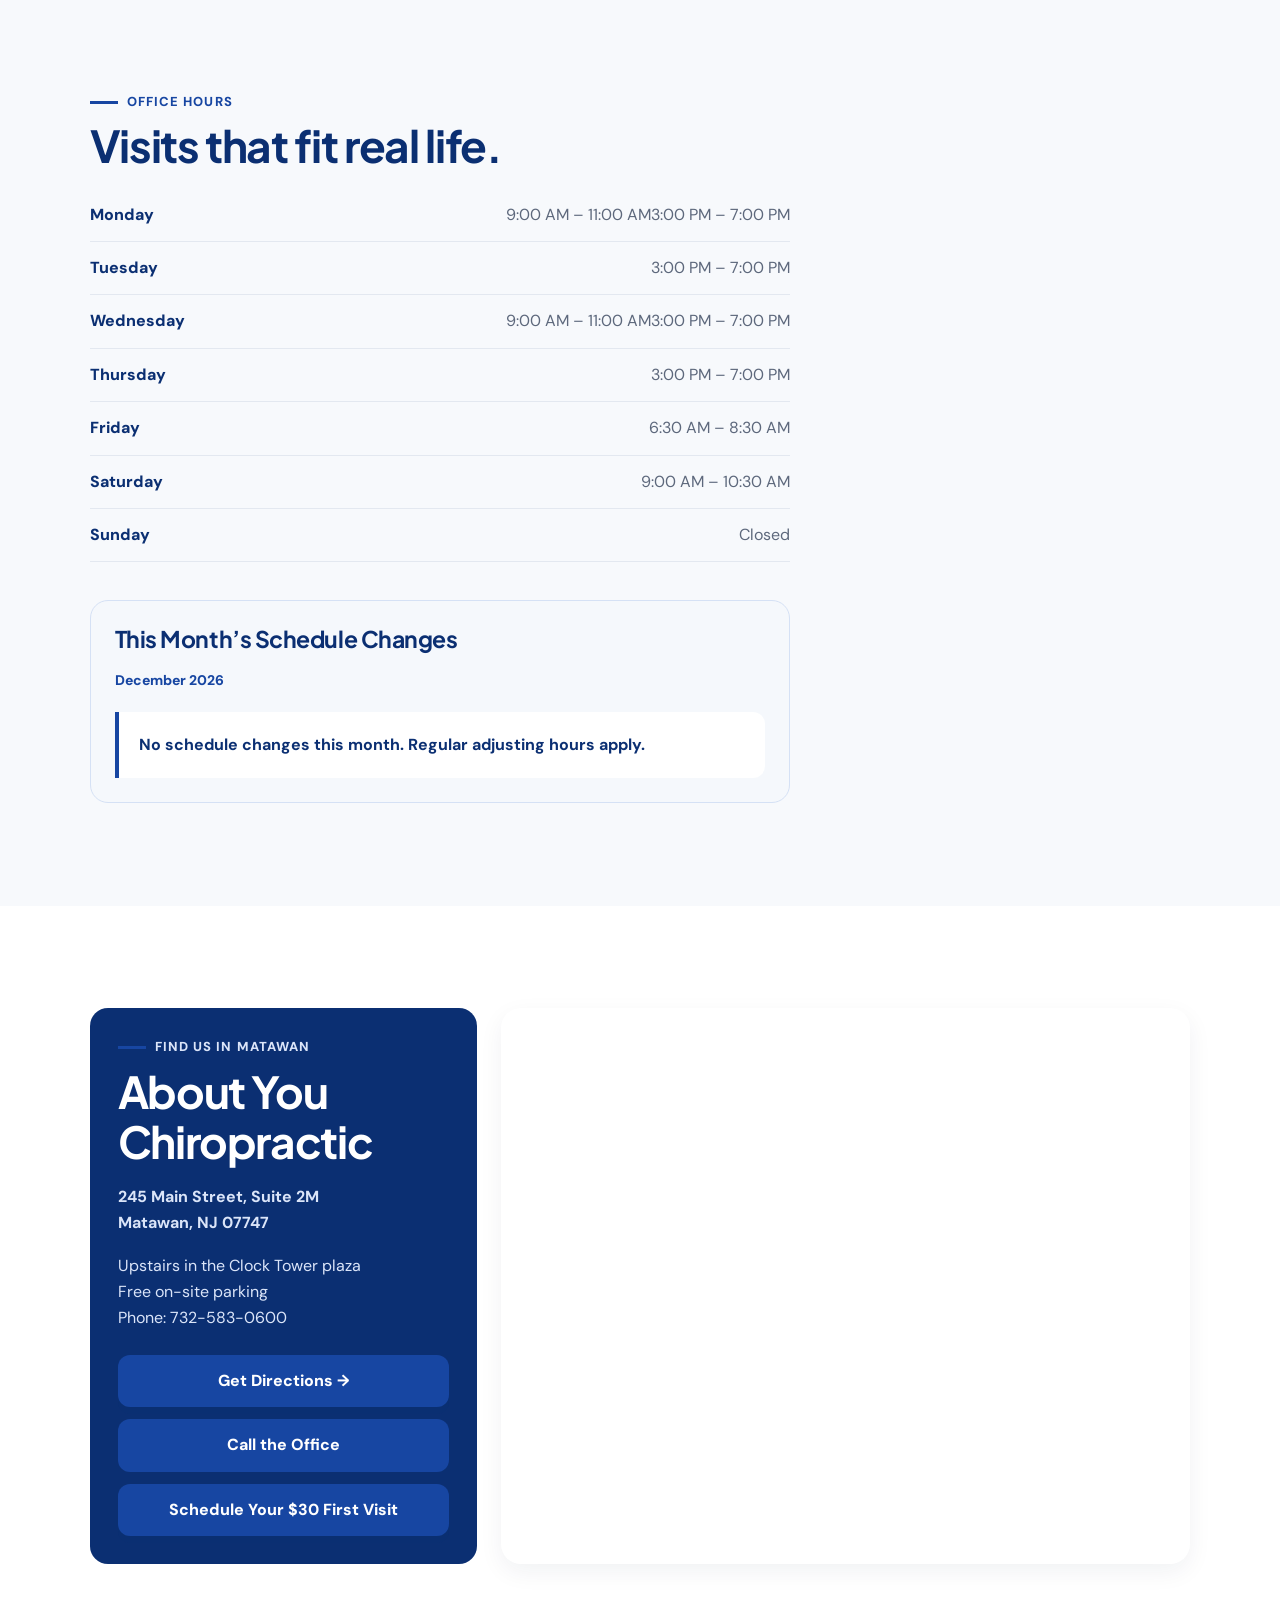
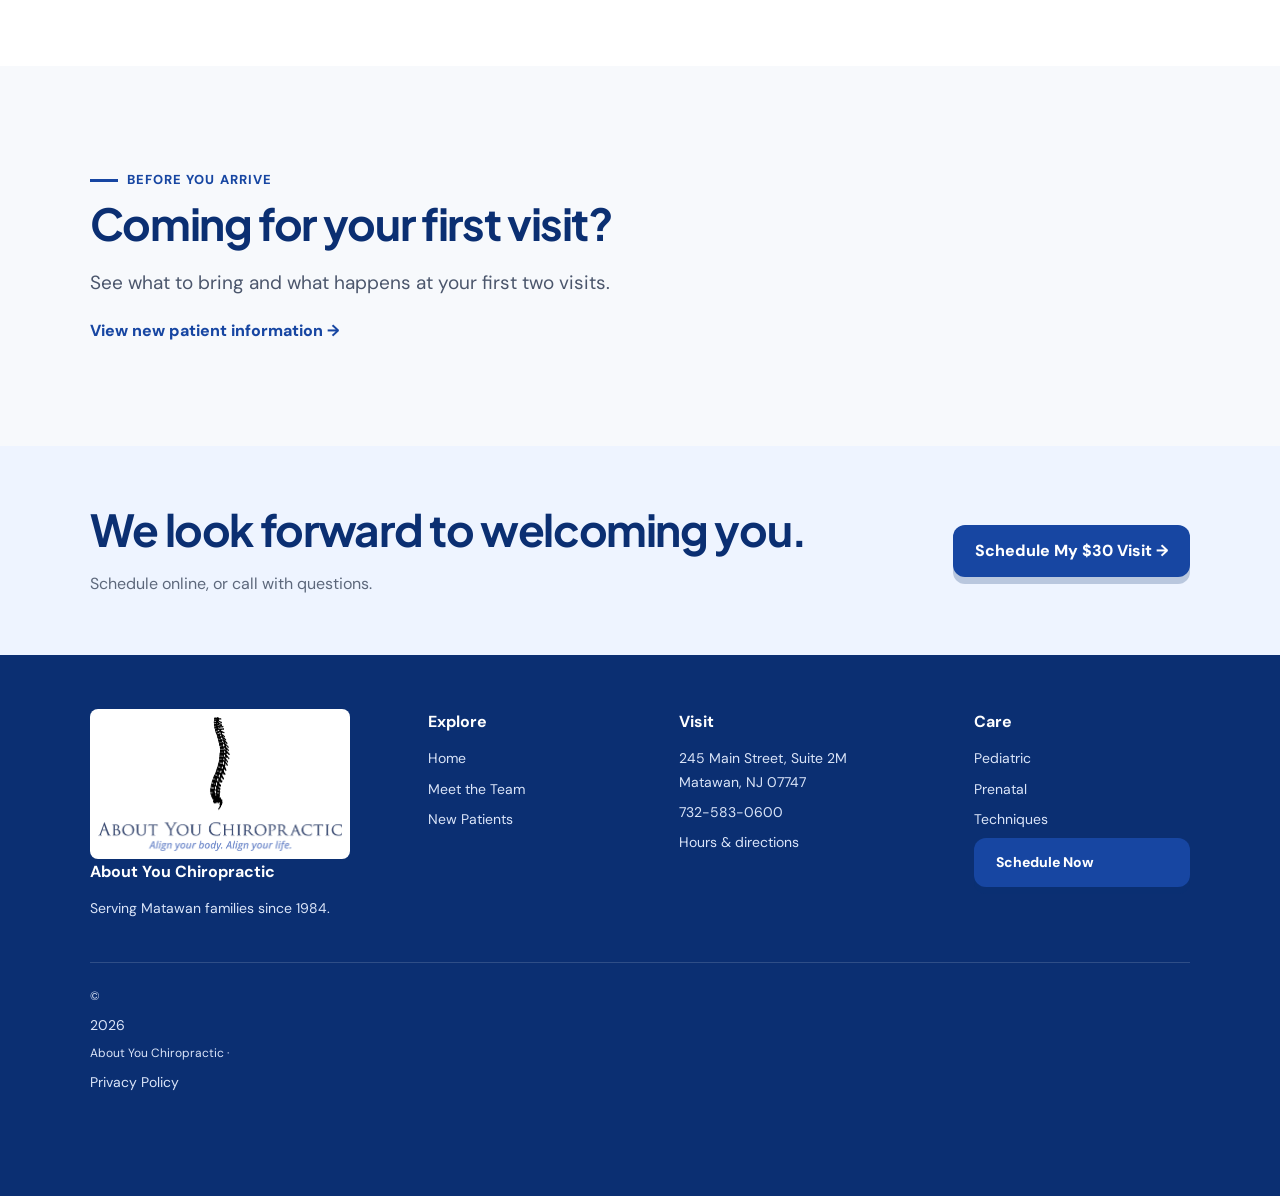
<file: contact.html>
<!doctype html><html lang="en"><head><meta charset="UTF-8"><meta name="viewport" content="width=device-width,initial-scale=1"><title>Contact About You Chiropractic | Matawan, NJ</title><meta name="description" content="Find the phone number, office hours, directions, parking, and online scheduling for About You Chiropractic in Matawan, NJ."><link rel="canonical" href="https://aboutyouchiro.com/contact.html"><meta property="og:title" content="Contact About You Chiropractic | Matawan, NJ"><meta property="og:description" content="Hours, directions, parking, and scheduling for our Clock Tower office."><meta name="twitter:card" content="summary_large_image"><link rel="icon" type="image/png" href="assets/icons/about-you-chiropractic-favicon.png"><link rel="stylesheet" href="styles.css"></head><body>
<div class="offerbar"><strong>New patient special:</strong> $30 first visit for your entire family when you come together</div><header class="site-header"><a class="brand" href="index.html"><img src="about-you-logo-with-spine.png" width="1965" height="1077" alt="About You Chiropractic home"></a><details class="mobile-menu"><summary aria-label="Open main menu">Menu</summary><nav aria-label="Mobile navigation"><a href="index.html">Home</a><a href="about.html">Meet the Team</a><a href="pediatric-chiropractic.html">Pediatric</a><a href="prenatal-chiropractic.html">Prenatal</a><a href="chiropractic-techniques.html">Techniques</a><a href="new-patients.html">New Patients</a><a href="adjusting-schedule.html">Adjusting Schedule</a><a href="contact.html">Contact</a></nav></details><nav class="desktop-nav" aria-label="Main navigation"><a href="index.html">Home</a><a href="about.html">Meet the Team</a><a href="pediatric-chiropractic.html">Pediatric</a><a href="prenatal-chiropractic.html">Prenatal</a><a href="chiropractic-techniques.html">Techniques</a><a href="new-patients.html">New Patients</a><a href="adjusting-schedule.html">Adjusting Schedule</a><a href="contact.html" aria-current="page">Contact</a><a class="btn nav-cta" href="https://calendly.com/aboutyouchiro/first-visit">Schedule Now</a></nav></header>
<main><section class="page-hero"><div class="hero-inner"><div class="eyebrow">Contact & Directions</div><h1>Easy to find. Easy to schedule.</h1><p class="lead">Find us upstairs in Matawan’s Clock Tower plaza, with free parking and easy online scheduling.</p><div class="actions"><a class="btn" href="https://calendly.com/aboutyouchiro/first-visit">Schedule Online →</a><a class="text-link" href="tel:+17325830600">Call 732-583-0600</a></div></div><figure class="hero-photo contact-front-desk-photo"><img src="assets/images/chloe-front-desk-contact.webp" width="1200" height="1800" fetchpriority="high" alt="Chloe welcoming visitors at the About You Chiropractic front desk"></figure></section>
<section class="section"><div class="container contact-grid"><div class="contact-cards"><article class="contact-card"><small>Address</small><strong>245 Main Street, Suite 2M<br>Matawan, NJ 07747</strong><span>Upstairs in the Clock Tower plaza</span></article><article class="contact-card"><small>Phone</small><a href="tel:+17325830600">732-583-0600</a><span>Questions? We’re happy to help.</span></article><article class="contact-card"><small>Parking</small><strong>Free on-site plaza parking</strong><span>Park near the Clock Tower entrance.</span></article><article class="contact-card"><small>Scheduling</small><a href="https://calendly.com/aboutyouchiro/first-visit">Book your $30 first visit</a><span>Choose a time online in a few taps.</span></article></div><div class="building contact-plaza-building"><img src="clock-tower-building-wide.webp" width="1580" height="638" loading="lazy" alt="Exterior illustration of the Clock Tower plaza in Matawan"></div></div></section>
<section class="section section-soft"><div class="container"><div class="eyebrow">Office hours</div><h2>Visits that fit real life.</h2><dl class="hours" data-regular-hours></dl><div class="schedule-changes contact-schedule-changes"><h3>This Month’s Schedule Changes</h3><p class="schedule-month" data-current-month></p><div class="schedule-change-list" data-month-changes></div></div></div></section>
<section class="section"><div class="container map-layout"><div class="map-details"><div class="eyebrow" style="color:#dbe5f9">Find us in Matawan</div><h2>About You Chiropractic</h2><p><strong>245 Main Street, Suite 2M<br>Matawan, NJ 07747</strong></p><p>Upstairs in the Clock Tower plaza<br>Free on-site parking<br>Phone: <a href="tel:+17325830600">732-583-0600</a></p><div class="map-actions"><a class="btn" href="https://www.google.com/maps/dir/?api=1&destination=About+You+Chiropractic+245+Main+Street+Suite+2M+Matawan+NJ+07747" target="_blank" rel="noopener">Get Directions →</a><a class="btn btn-blue" href="tel:+17325830600">Call the Office</a><a class="btn" href="https://calendly.com/aboutyouchiro/first-visit">Schedule Your $30 First Visit</a></div></div><div class="map-frame"><iframe src="https://www.google.com/maps?q=About+You+Chiropractic%2C+245+Main+Street%2C+Suite+2M%2C+Matawan%2C+NJ+07747&output=embed" title="Google Map showing About You Chiropractic at 245 Main Street in Matawan, New Jersey" loading="lazy" referrerpolicy="no-referrer-when-downgrade" allowfullscreen></iframe></div></div></section>
<section class="section section-cream"><div class="container"><div class="eyebrow">Before you arrive</div><h2>Coming for your first visit?</h2><p class="lead">See what to bring and what happens at your first two visits.</p><a class="text-link" href="new-patients.html">View new patient information →</a></div></section></main>
<section class="cta-band"><div><h2>We look forward to welcoming you.</h2><p>Schedule online, or call with questions.</p></div><a class="btn" href="https://calendly.com/aboutyouchiro/first-visit">Schedule My $30 Visit →</a></section>
<footer class="footer"><div><img class="footer-logo" src="about-you-logo-with-spine.png" width="1965" height="1077" loading="lazy" alt="About You Chiropractic"><strong>About You Chiropractic</strong><span>Serving Matawan families since 1984.</span></div><div><strong>Explore</strong><a href="index.html">Home</a><a href="about.html">Meet the Team</a><a href="new-patients.html">New Patients</a></div><div><strong>Visit</strong><span>245 Main Street, Suite 2M<br>Matawan, NJ 07747</span><a href="tel:+17325830600">732-583-0600</a><a href="contact.html">Hours & directions</a></div><div><strong>Care</strong><a href="pediatric-chiropractic.html">Pediatric</a><a href="prenatal-chiropractic.html">Prenatal</a><a href="chiropractic-techniques.html">Techniques</a><a class="btn" href="https://calendly.com/aboutyouchiro/first-visit">Schedule Now</a></div><div class="legal">© <span data-year></span> About You Chiropractic · <a href="#">Privacy Policy</a></div></footer><div class="mobile-cta"><a class="btn" href="https://calendly.com/aboutyouchiro/first-visit">Schedule Your $30 First Visit →</a></div><script src="schedule-data.js?v=20260918"></script><script src="site.js?v=20260918"></script></body></html>
</file>
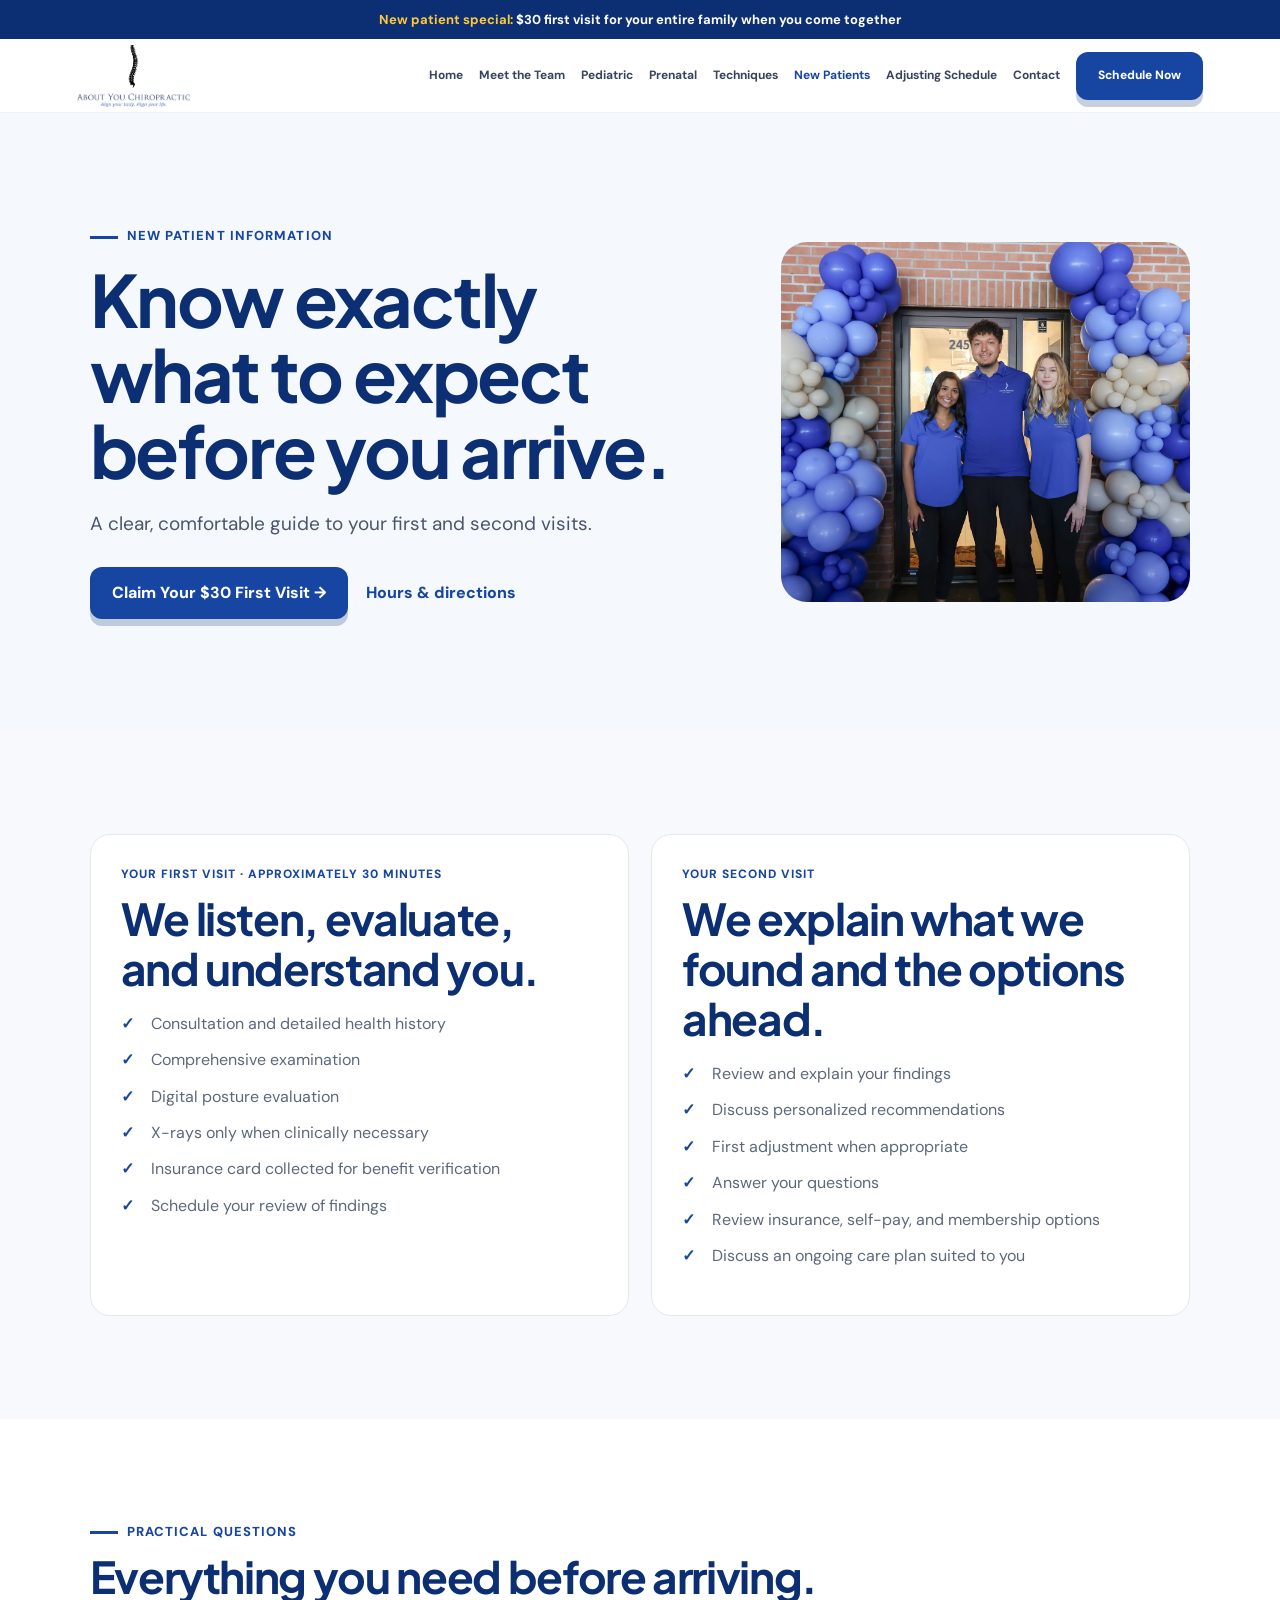
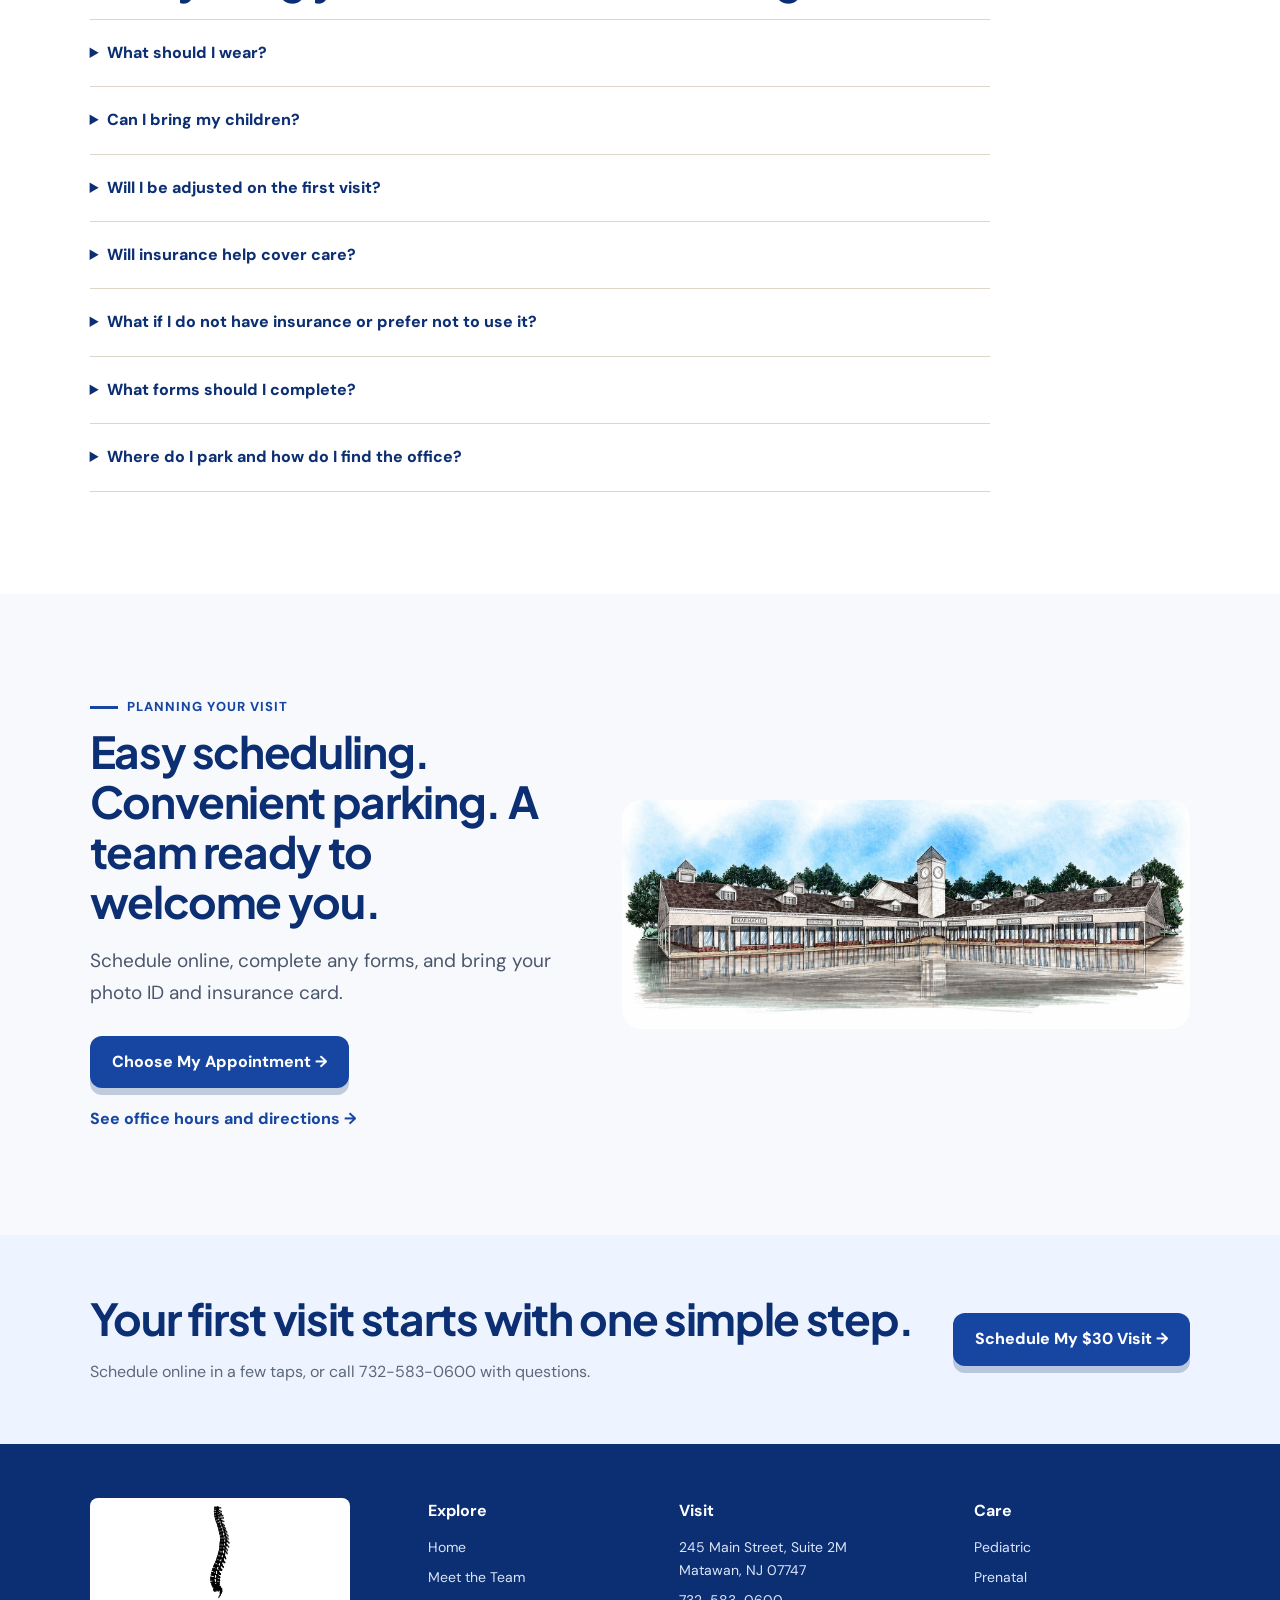
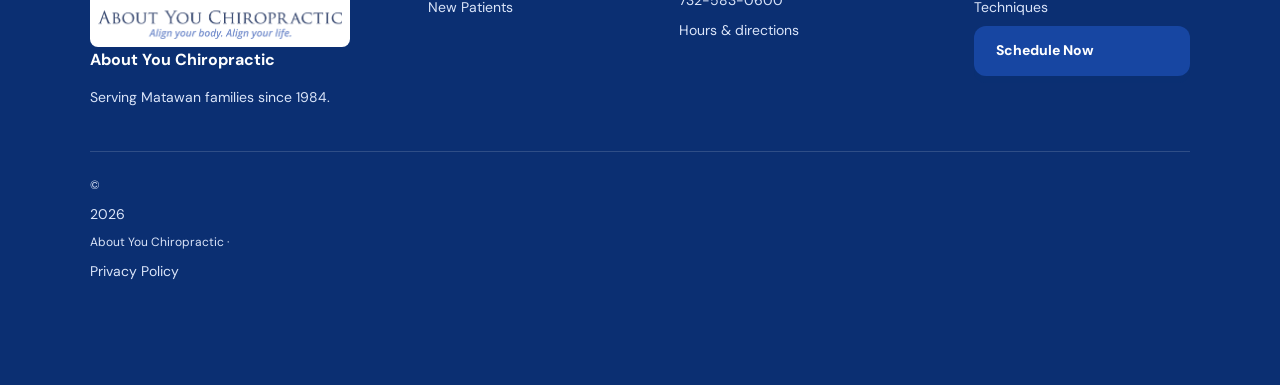
<file: new-patients.html>
<!doctype html><html lang="en"><head><meta charset="UTF-8"><meta name="viewport" content="width=device-width,initial-scale=1"><title>New Patient Information | About You Chiropractic Matawan</title><meta name="description" content="Learn what to expect at your first and second visits to About You Chiropractic in Matawan, including timing, insurance, parking, and forms."><link rel="canonical" href="https://aboutyouchiro.com/new-patients.html"><meta property="og:title" content="New Patient Information | About You Chiropractic"><meta property="og:description" content="Everything you need to feel confident and comfortable before your first visit."><meta name="twitter:card" content="summary_large_image"><link rel="icon" type="image/png" href="assets/icons/about-you-chiropractic-favicon.png"><link rel="stylesheet" href="styles.css"></head><body>
<div class="offerbar"><strong>New patient special:</strong> $30 first visit for your entire family when you come together</div><header class="site-header"><a class="brand" href="index.html"><img src="about-you-logo-with-spine.png" width="1965" height="1077" alt="About You Chiropractic home"></a><details class="mobile-menu"><summary aria-label="Open main menu">Menu</summary><nav aria-label="Mobile navigation"><a href="index.html">Home</a><a href="about.html">Meet the Team</a><a href="pediatric-chiropractic.html">Pediatric</a><a href="prenatal-chiropractic.html">Prenatal</a><a href="chiropractic-techniques.html">Techniques</a><a href="new-patients.html">New Patients</a><a href="adjusting-schedule.html">Adjusting Schedule</a><a href="contact.html">Contact</a></nav></details><nav class="desktop-nav" aria-label="Main navigation"><a href="index.html">Home</a><a href="about.html">Meet the Team</a><a href="pediatric-chiropractic.html">Pediatric</a><a href="prenatal-chiropractic.html">Prenatal</a><a href="chiropractic-techniques.html">Techniques</a><a href="new-patients.html" aria-current="page">New Patients</a><a href="adjusting-schedule.html">Adjusting Schedule</a><a href="contact.html">Contact</a><a class="btn nav-cta" href="https://calendly.com/aboutyouchiro/first-visit">Schedule Now</a></nav></header>
<main><section class="page-hero"><div class="hero-inner"><div class="eyebrow">New Patient Information</div><h1>Know exactly what to expect before you arrive.</h1><p class="lead">A clear, comfortable guide to your first and second visits.</p><div class="actions"><a class="btn" href="https://calendly.com/aboutyouchiro/first-visit">Claim Your $30 First Visit →</a><a class="text-link" href="contact.html">Hours & directions</a></div></div><figure class="hero-photo hero-photo-wide"><img src="assets/images/about-you-chiropractic-team-office-entrance.webp" width="1800" height="1200" fetchpriority="high" alt="Dr. Peter, Gabriella, and Chloe welcoming visitors outside About You Chiropractic"></figure></section>
<section class="section section-soft"><div class="container visit-grid"><article class="visit-card"><div class="visit-label">Your First Visit · Approximately 30 Minutes</div><h2>We listen, evaluate, and understand you.</h2><ul class="checklist"><li>Consultation and detailed health history</li><li>Comprehensive examination</li><li>Digital posture evaluation</li><li>X-rays only when clinically necessary</li><li>Insurance card collected for benefit verification</li><li>Schedule your review of findings</li></ul></article><article class="visit-card"><div class="visit-label">Your Second Visit</div><h2>We explain what we found and the options ahead.</h2><ul class="checklist"><li>Review and explain your findings</li><li>Discuss personalized recommendations</li><li>First adjustment when appropriate</li><li>Answer your questions</li><li>Review insurance, self-pay, and membership options</li><li>Discuss an ongoing care plan suited to you</li></ul></article></div></section>
<section class="section"><div class="container"><div class="eyebrow">Practical questions</div><h2>Everything you need before arriving.</h2><div class="faq-list"><details><summary>What should I wear?</summary><p>Wear comfortable clothing; you will not need to disrobe.</p></details><details><summary>Can I bring my children?</summary><p>Yes. Families are welcome, and the $30 new-patient offer covers the entire immediate family when everyone attends the first visit together.</p></details><details><summary>Will I be adjusted on the first visit?</summary><p>The first visit centers on listening and evaluation. An adjustment may occur when clinically appropriate, after the process has been explained, and when you feel comfortable moving forward.</p></details><details><summary>Will insurance help cover care?</summary><p>Bring your insurance card. We verify benefits and explain your options at the follow-up.</p></details><details><summary>What if I do not have insurance or prefer not to use it?</summary><p>Affordable self-pay and membership options are available. Many practice members find these fees are less than a typical insurance copay.</p></details><details><summary>What forms should I complete?</summary><p>Complete any forms sent before your appointment to save time.</p></details><details><summary>Where do I park and how do I find the office?</summary><p>Free parking is available in the Clock Tower plaza at 245 Main Street. The office is upstairs in Suite 2M.</p></details></div></div></section>
<section class="section section-cream"><div class="container split"><div><div class="eyebrow">Planning your visit</div><h2>Easy scheduling. Convenient parking. A team ready to welcome you.</h2><p class="lead">Schedule online, complete any forms, and bring your photo ID and insurance card.</p><div class="actions"><a class="btn" href="https://calendly.com/aboutyouchiro/first-visit">Choose My Appointment →</a><a class="text-link" href="contact.html">See office hours and directions →</a></div></div><div class="building new-patient-building"><img src="clock-tower-building-wide.webp" width="1580" height="638" loading="lazy" alt="Illustration of the Clock Tower plaza in Matawan, location of About You Chiropractic"></div></div></section></main>
<section class="cta-band"><div><h2>Your first visit starts with one simple step.</h2><p>Schedule online in a few taps, or call 732-583-0600 with questions.</p></div><a class="btn" href="https://calendly.com/aboutyouchiro/first-visit">Schedule My $30 Visit →</a></section>
<footer class="footer"><div><img class="footer-logo" src="about-you-logo-with-spine.png" width="1965" height="1077" loading="lazy" alt="About You Chiropractic"><strong>About You Chiropractic</strong><span>Serving Matawan families since 1984.</span></div><div><strong>Explore</strong><a href="index.html">Home</a><a href="about.html">Meet the Team</a><a href="new-patients.html">New Patients</a></div><div><strong>Visit</strong><span>245 Main Street, Suite 2M<br>Matawan, NJ 07747</span><a href="tel:+17325830600">732-583-0600</a><a href="contact.html">Hours & directions</a></div><div><strong>Care</strong><a href="pediatric-chiropractic.html">Pediatric</a><a href="prenatal-chiropractic.html">Prenatal</a><a href="chiropractic-techniques.html">Techniques</a><a class="btn" href="https://calendly.com/aboutyouchiro/first-visit">Schedule Now</a></div><div class="legal">© <span data-year></span> About You Chiropractic · <a href="#">Privacy Policy</a></div></footer><div class="mobile-cta"><a class="btn" href="https://calendly.com/aboutyouchiro/first-visit">Schedule Your $30 First Visit →</a></div><script src="site.js"></script></body></html>
</file>
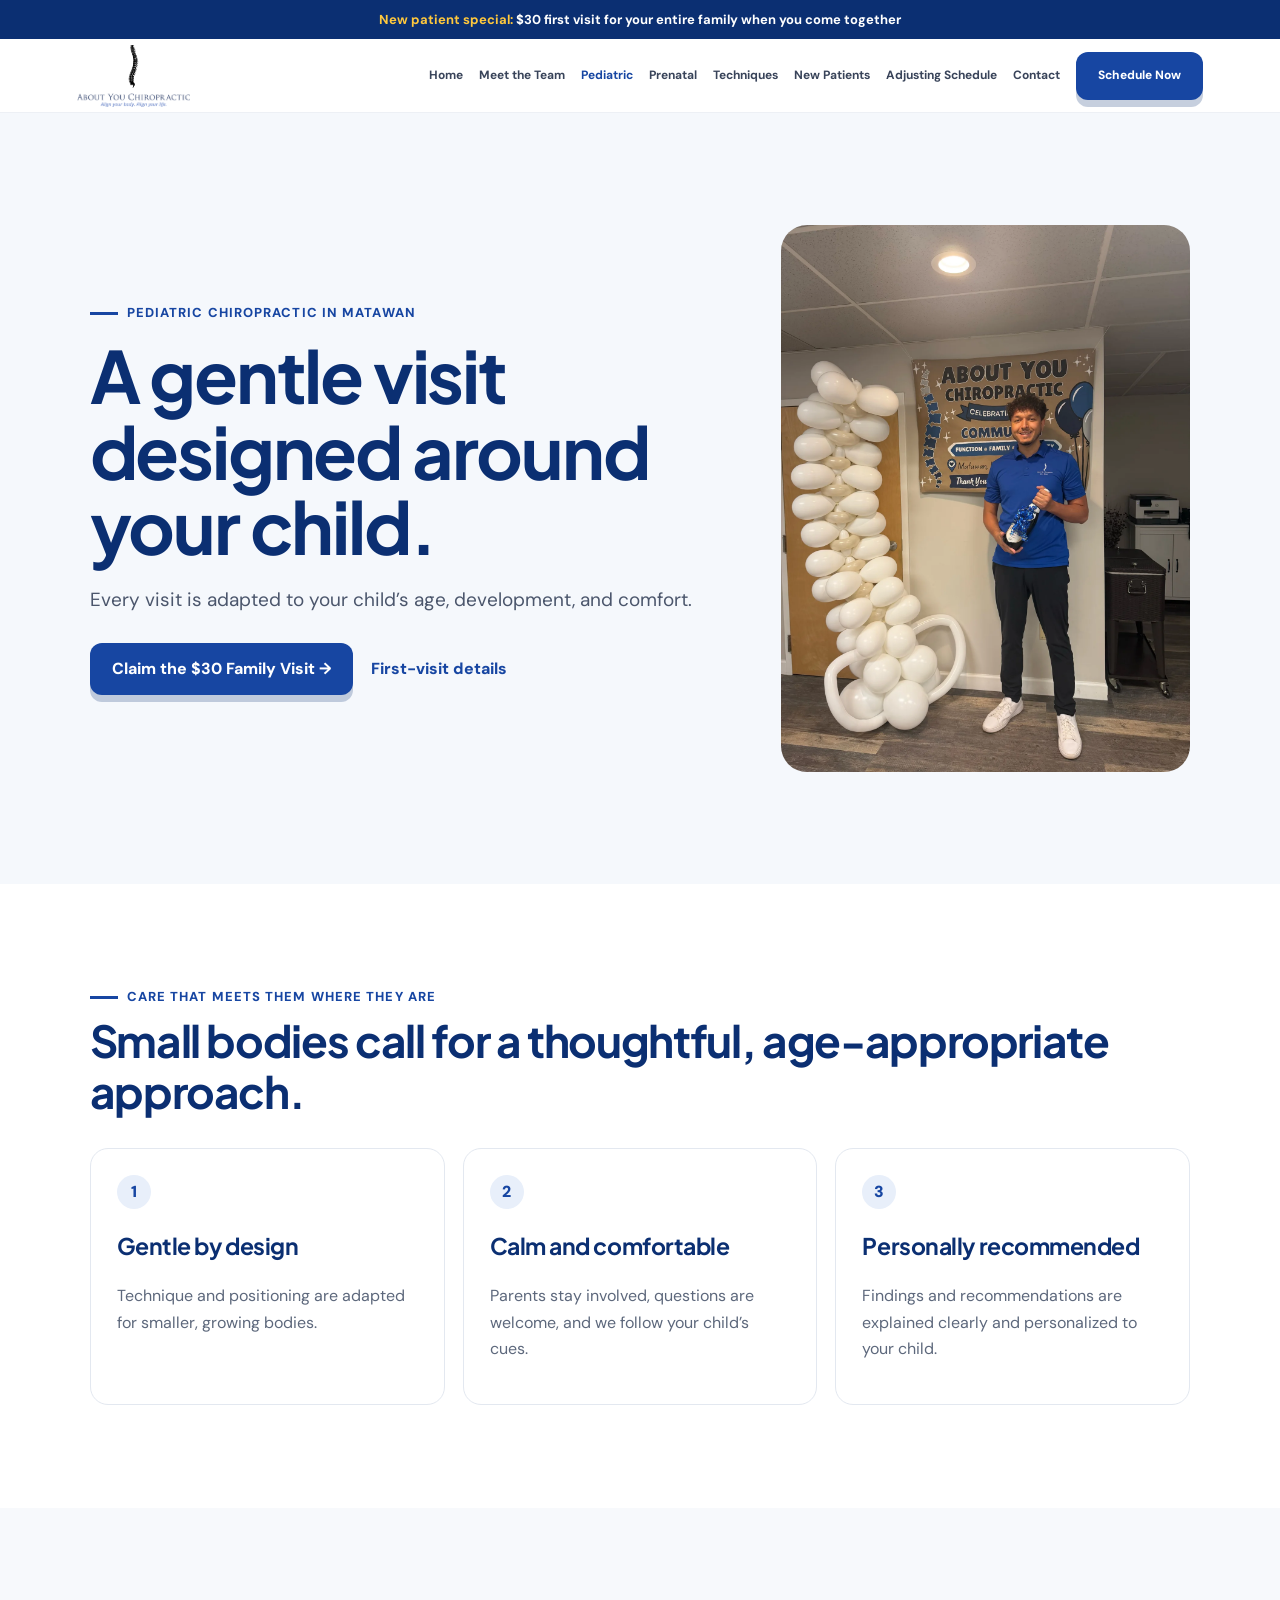
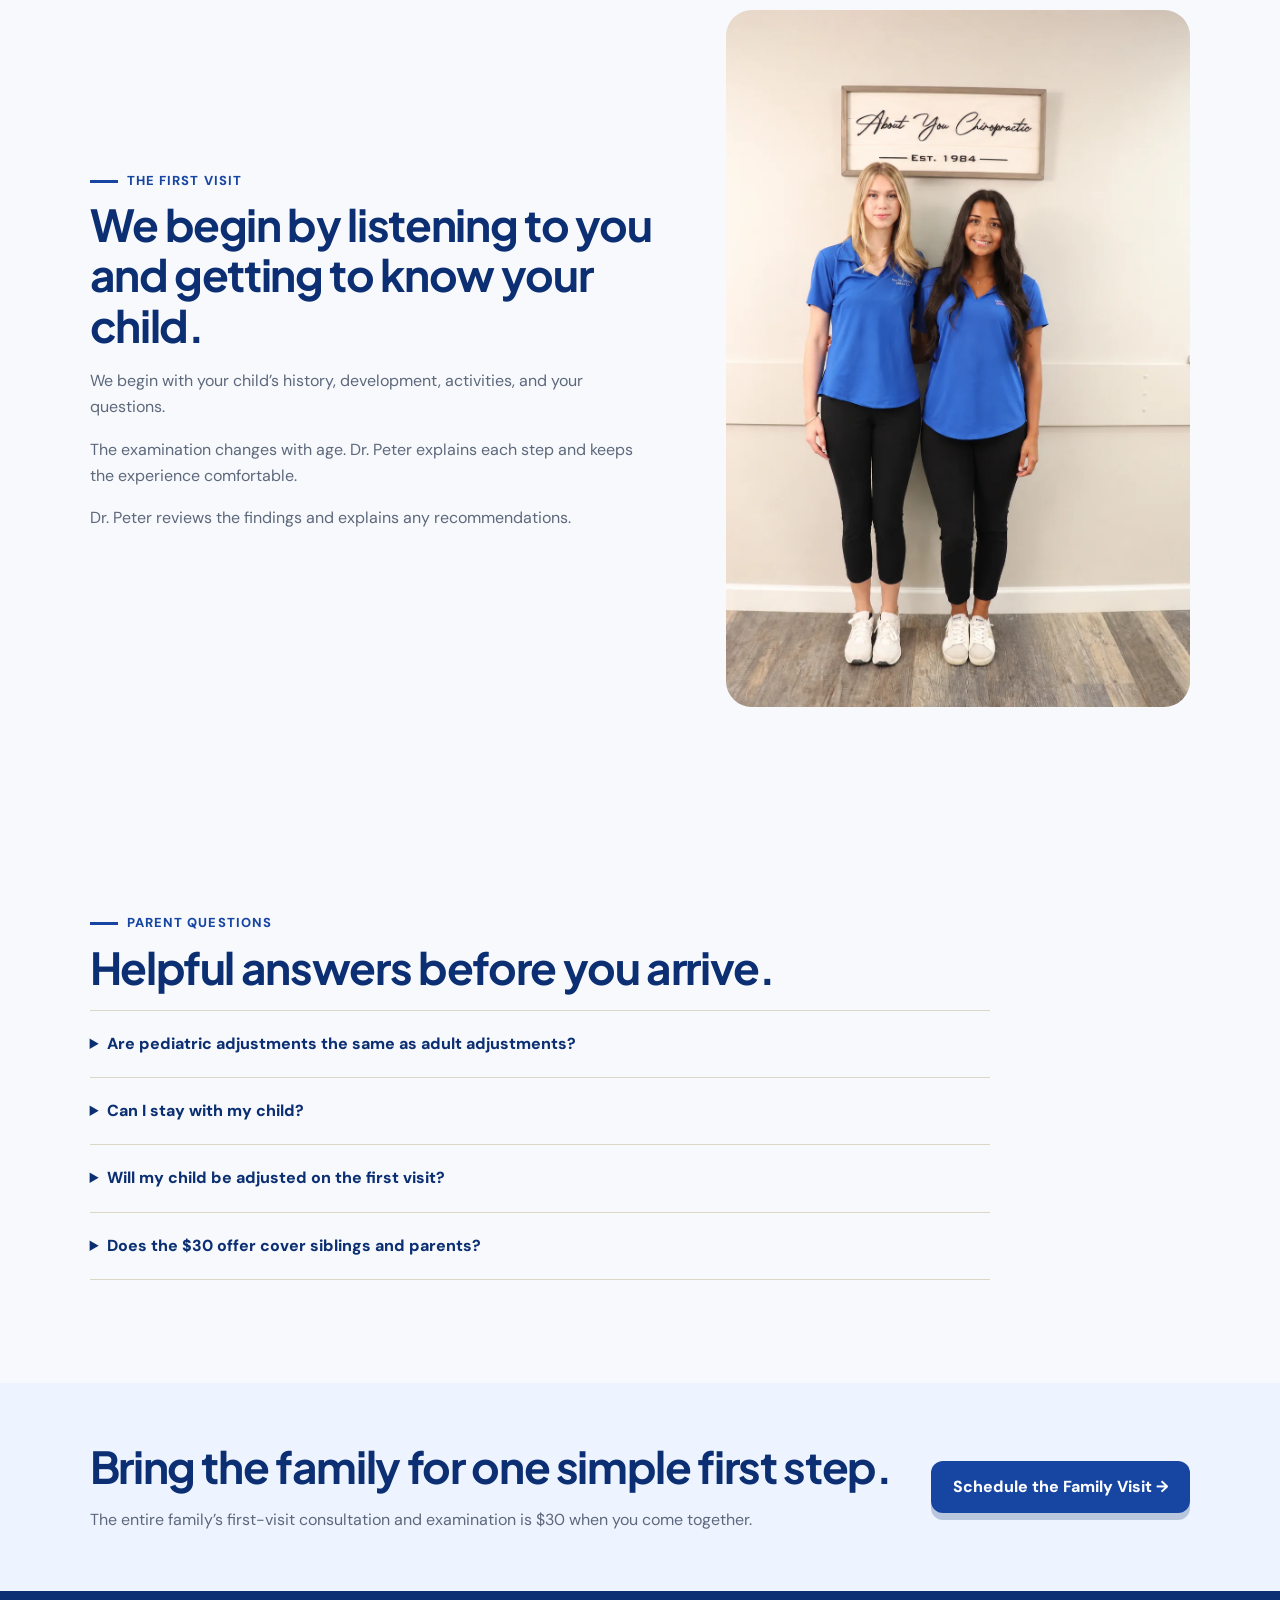
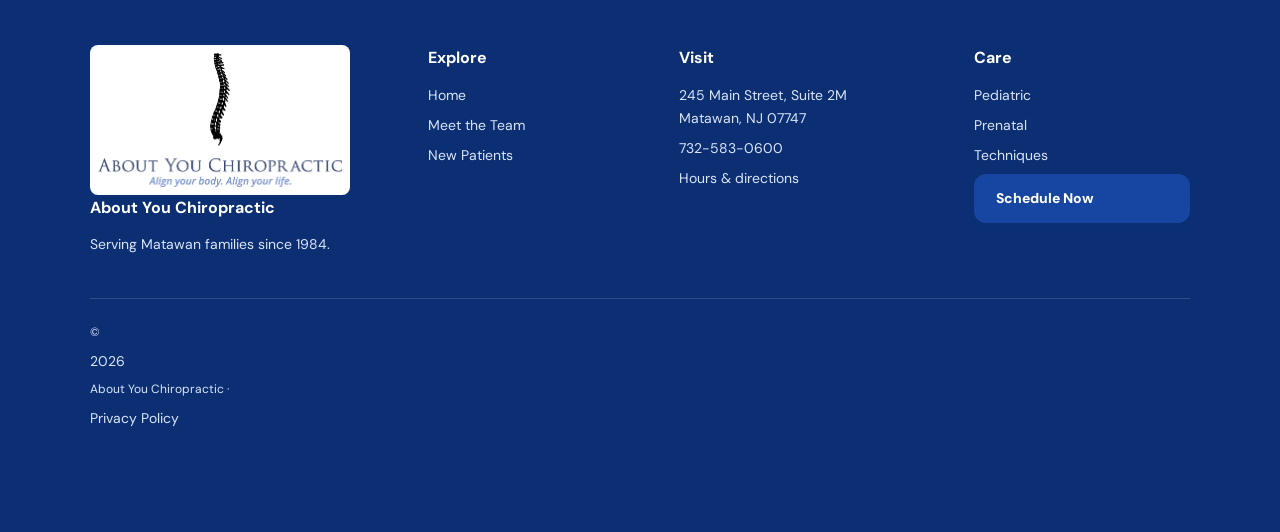
<file: pediatric-chiropractic.html>
<!doctype html><html lang="en"><head><meta charset="UTF-8"><meta name="viewport" content="width=device-width,initial-scale=1"><title>Pediatric Chiropractor in Matawan, NJ</title><meta name="description" content="Learn what gentle, age-appropriate pediatric chiropractic care looks like for newborns, children, and teens in Matawan, NJ."><link rel="canonical" href="https://aboutyouchiro.com/pediatric-chiropractic.html"><meta property="og:title" content="Pediatric Chiropractor in Matawan, NJ"><meta property="og:description" content="A calm, family-friendly approach with techniques adapted to your child."><meta name="twitter:card" content="summary_large_image"><link rel="icon" type="image/png" href="assets/icons/about-you-chiropractic-favicon.png"><link rel="stylesheet" href="styles.css"></head><body>
<div class="offerbar"><strong>New patient special:</strong> $30 first visit for your entire family when you come together</div><header class="site-header"><a class="brand" href="index.html"><img src="about-you-logo-with-spine.png" width="1965" height="1077" alt="About You Chiropractic home"></a><details class="mobile-menu"><summary aria-label="Open main menu">Menu</summary><nav aria-label="Mobile navigation"><a href="index.html">Home</a><a href="about.html">Meet the Team</a><a href="pediatric-chiropractic.html">Pediatric</a><a href="prenatal-chiropractic.html">Prenatal</a><a href="chiropractic-techniques.html">Techniques</a><a href="new-patients.html">New Patients</a><a href="adjusting-schedule.html">Adjusting Schedule</a><a href="contact.html">Contact</a></nav></details><nav class="desktop-nav" aria-label="Main navigation"><a href="index.html">Home</a><a href="about.html">Meet the Team</a><a href="pediatric-chiropractic.html" aria-current="page">Pediatric</a><a href="prenatal-chiropractic.html">Prenatal</a><a href="chiropractic-techniques.html">Techniques</a><a href="new-patients.html">New Patients</a><a href="adjusting-schedule.html">Adjusting Schedule</a><a href="contact.html">Contact</a><a class="btn nav-cta" href="https://calendly.com/aboutyouchiro/first-visit">Schedule Now</a></nav></header>
<main><section class="page-hero"><div class="hero-inner"><div class="eyebrow">Pediatric Chiropractic in Matawan</div><h1>A gentle visit designed around your child.</h1><p class="lead">Every visit is adapted to your child’s age, development, and comfort.</p><div class="actions"><a class="btn" href="https://calendly.com/aboutyouchiro/first-visit">Claim the $30 Family Visit →</a><a class="text-link" href="new-patients.html">First-visit details</a></div></div><figure class="hero-photo pediatric-hero-photo"><img src="assets/images/dr-peter-jeremich-grand-opening-celebration.webp" width="1350" height="1800" fetchpriority="high" alt="Dr. Peter at the About You Chiropractic grand opening"></figure></section>
<section class="section"><div class="container"><div class="eyebrow">Care that meets them where they are</div><h2>Small bodies call for a thoughtful, age-appropriate approach.</h2><div class="cards"><article class="card"><span class="number">1</span><h3>Gentle by design</h3><p>Technique and positioning are adapted for smaller, growing bodies.</p></article><article class="card"><span class="number">2</span><h3>Calm and comfortable</h3><p>Parents stay involved, questions are welcome, and we follow your child’s cues.</p></article><article class="card"><span class="number">3</span><h3>Personally recommended</h3><p>Findings and recommendations are explained clearly and personalized to your child.</p></article></div></div></section>
<section class="section section-soft"><div class="container split reverse"><div class="prose"><div class="eyebrow">The first visit</div><h2>We begin by listening to you and getting to know your child.</h2><p>We begin with your child’s history, development, activities, and your questions.</p><p>The examination changes with age. Dr. Peter explains each step and keeps the experience comfortable.</p><p>Dr. Peter reviews the findings and explains any recommendations.</p></div><figure class="photo-frame content-photo content-photo-portrait"><img src="assets/images/gabriella-chloe-chiropractic-assistants.webp" width="1023" height="1537" loading="lazy" alt="Gabriella and Chloe welcoming families at About You Chiropractic"></figure></div></section>
<section class="section section-cream"><div class="container"><div class="eyebrow">Parent questions</div><h2>Helpful answers before you arrive.</h2><div class="faq-list"><details><summary>Are pediatric adjustments the same as adult adjustments?</summary><p>No. Techniques and the amount of force used are adapted to the child’s size, age, development, and comfort.</p></details><details><summary>Can I stay with my child?</summary><p>Absolutely. Parents stay involved and every step is explained.</p></details><details><summary>Will my child be adjusted on the first visit?</summary><p>The first visit focuses on consultation and examination. We proceed only when appropriate and comfortable.</p></details><details><summary>Does the $30 offer cover siblings and parents?</summary><p>Yes. The new-patient offer covers the entire immediate family for $30 when everyone attends the first visit together.</p></details></div></div></section></main>
<section class="cta-band"><div><h2>Bring the family for one simple first step.</h2><p>The entire family’s first-visit consultation and examination is $30 when you come together.</p></div><a class="btn" href="https://calendly.com/aboutyouchiro/first-visit">Schedule the Family Visit →</a></section>
<footer class="footer"><div><img class="footer-logo" src="about-you-logo-with-spine.png" width="1965" height="1077" loading="lazy" alt="About You Chiropractic"><strong>About You Chiropractic</strong><span>Serving Matawan families since 1984.</span></div><div><strong>Explore</strong><a href="index.html">Home</a><a href="about.html">Meet the Team</a><a href="new-patients.html">New Patients</a></div><div><strong>Visit</strong><span>245 Main Street, Suite 2M<br>Matawan, NJ 07747</span><a href="tel:+17325830600">732-583-0600</a><a href="contact.html">Hours & directions</a></div><div><strong>Care</strong><a href="pediatric-chiropractic.html">Pediatric</a><a href="prenatal-chiropractic.html">Prenatal</a><a href="chiropractic-techniques.html">Techniques</a><a class="btn" href="https://calendly.com/aboutyouchiro/first-visit">Schedule Now</a></div><div class="legal">© <span data-year></span> About You Chiropractic · <a href="#">Privacy Policy</a></div></footer><div class="mobile-cta"><a class="btn" href="https://calendly.com/aboutyouchiro/first-visit">Schedule Your $30 Family Visit →</a></div><script src="site.js"></script></body></html>
</file>
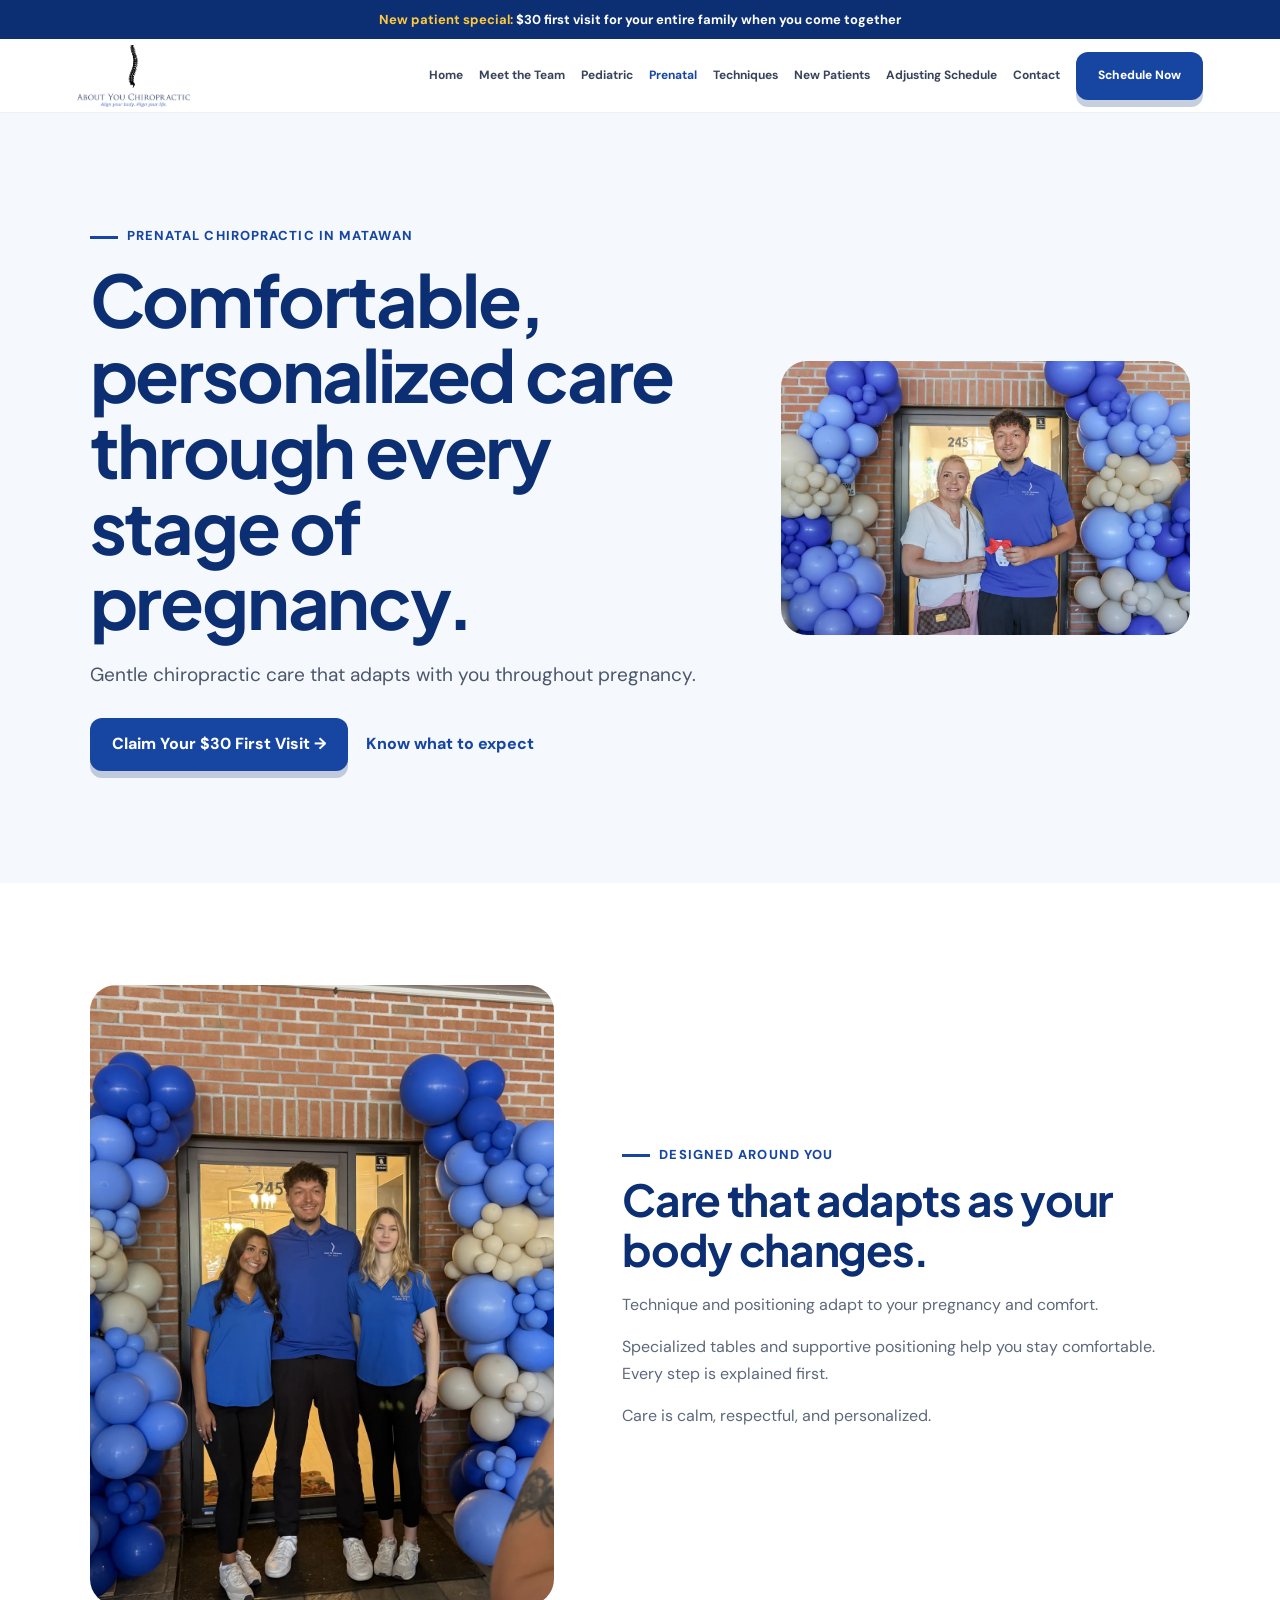
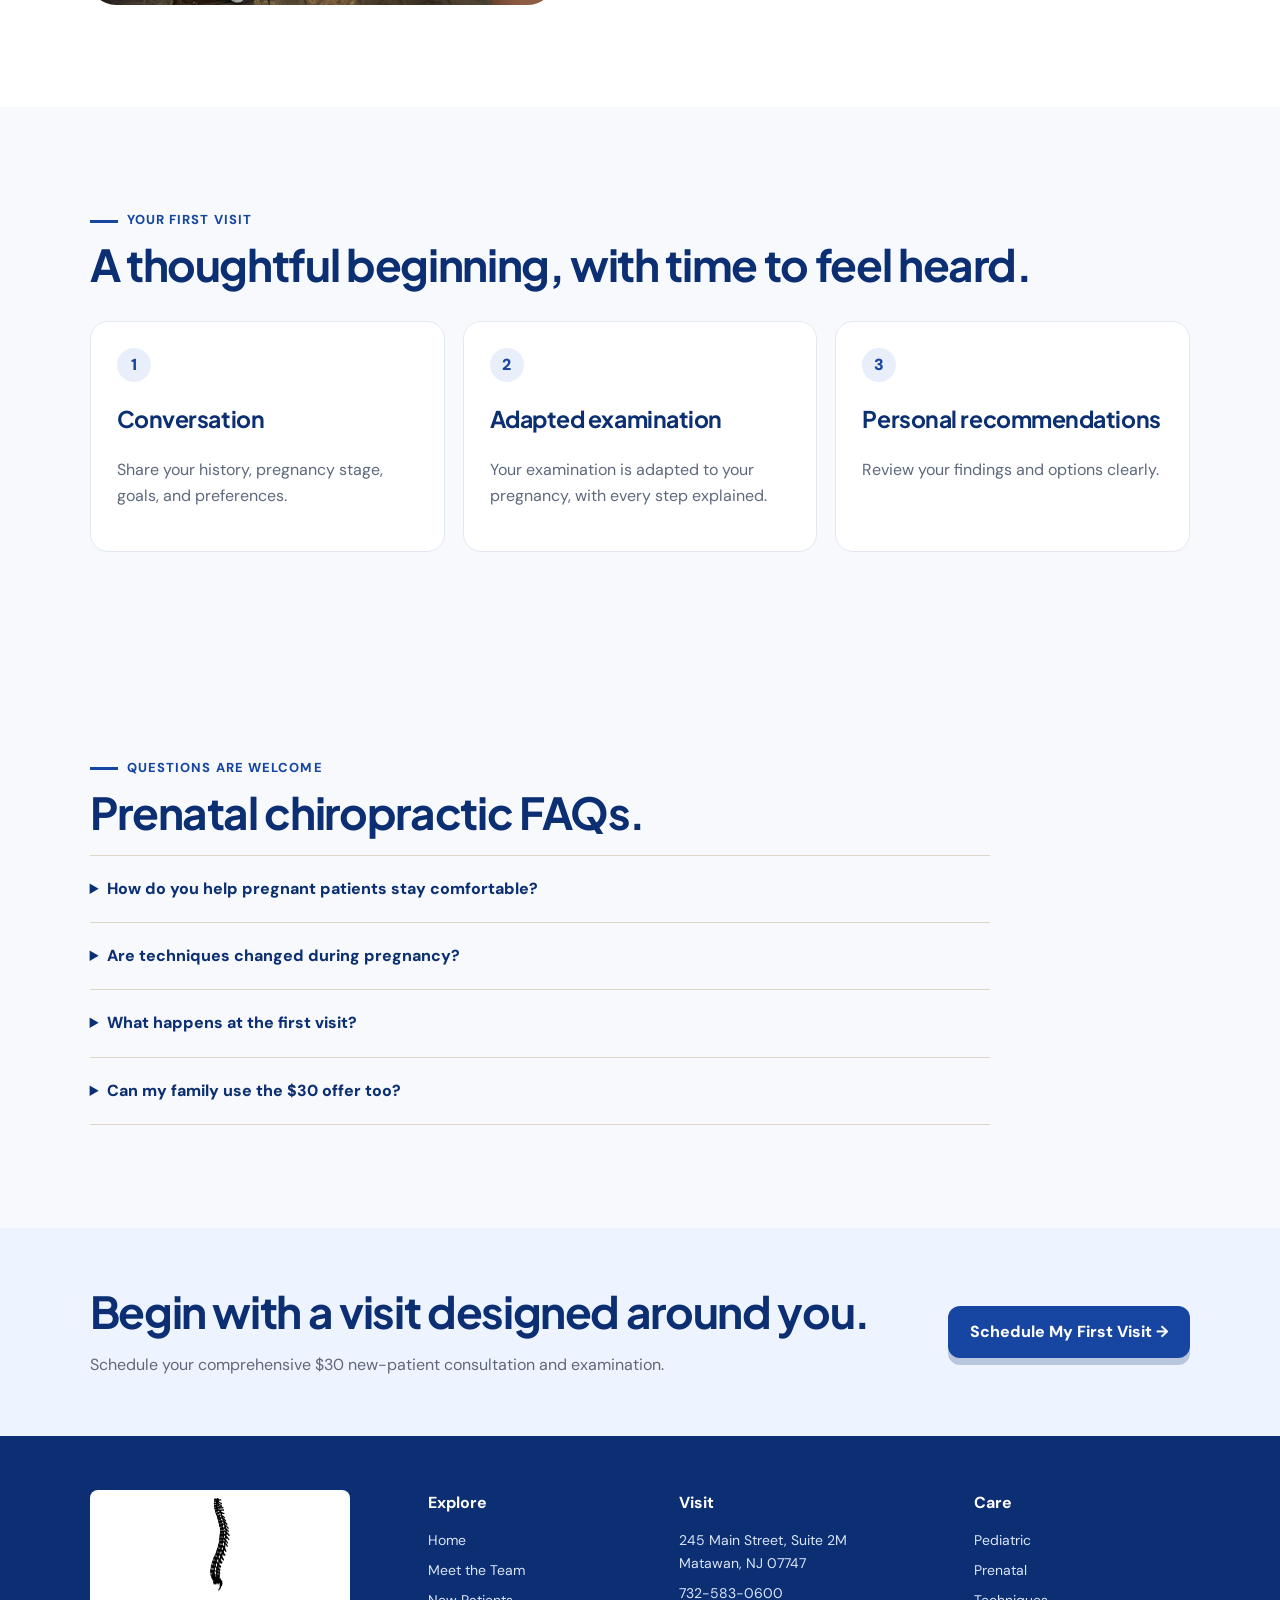
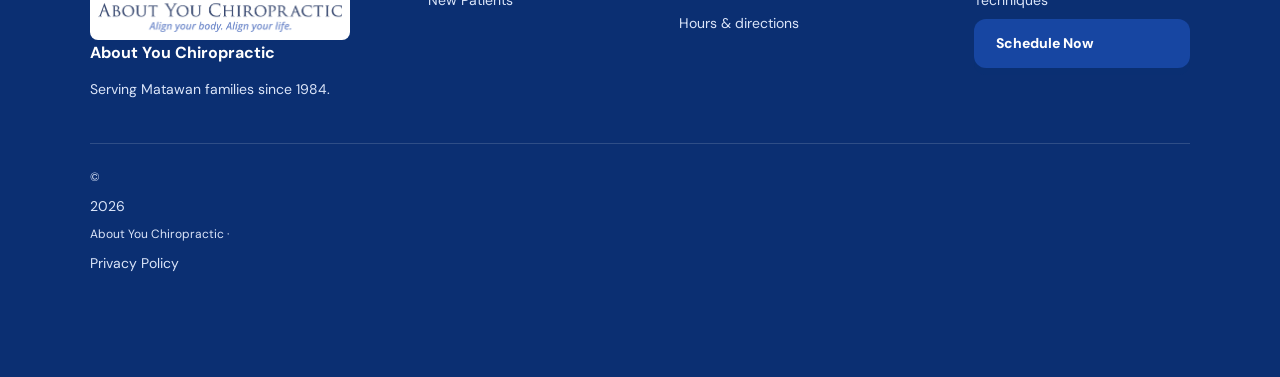
<file: prenatal-chiropractic.html>
<!doctype html><html lang="en"><head><meta charset="UTF-8"><meta name="viewport" content="width=device-width,initial-scale=1"><title>Prenatal Chiropractor in Matawan, NJ</title><meta name="description" content="Gentle prenatal chiropractic care in Matawan with adaptable techniques, comfortable positioning, and personalized recommendations."><link rel="canonical" href="https://aboutyouchiro.com/prenatal-chiropractic.html"><meta property="og:title" content="Prenatal Chiropractor in Matawan, NJ"><meta property="og:description" content="A comfortable and supportive chiropractic experience through every stage of pregnancy."><meta name="twitter:card" content="summary_large_image"><link rel="icon" type="image/png" href="assets/icons/about-you-chiropractic-favicon.png"><link rel="stylesheet" href="styles.css"></head><body>
<div class="offerbar"><strong>New patient special:</strong> $30 first visit for your entire family when you come together</div><header class="site-header"><a class="brand" href="index.html"><img src="about-you-logo-with-spine.png" width="1965" height="1077" alt="About You Chiropractic home"></a><details class="mobile-menu"><summary aria-label="Open main menu">Menu</summary><nav aria-label="Mobile navigation"><a href="index.html">Home</a><a href="about.html">Meet the Team</a><a href="pediatric-chiropractic.html">Pediatric</a><a href="prenatal-chiropractic.html">Prenatal</a><a href="chiropractic-techniques.html">Techniques</a><a href="new-patients.html">New Patients</a><a href="adjusting-schedule.html">Adjusting Schedule</a><a href="contact.html">Contact</a></nav></details><nav class="desktop-nav" aria-label="Main navigation"><a href="index.html">Home</a><a href="about.html">Meet the Team</a><a href="pediatric-chiropractic.html">Pediatric</a><a href="prenatal-chiropractic.html" aria-current="page">Prenatal</a><a href="chiropractic-techniques.html">Techniques</a><a href="new-patients.html">New Patients</a><a href="adjusting-schedule.html">Adjusting Schedule</a><a href="contact.html">Contact</a><a class="btn nav-cta" href="https://calendly.com/aboutyouchiro/first-visit">Schedule Now</a></nav></header>
<main><section class="page-hero"><div class="hero-inner"><div class="eyebrow">Prenatal Chiropractic in Matawan</div><h1>Comfortable, personalized care through every stage of pregnancy.</h1><p class="lead">Gentle chiropractic care that adapts with you throughout pregnancy.</p><div class="actions"><a class="btn" href="https://calendly.com/aboutyouchiro/first-visit">Claim Your $30 First Visit →</a><a class="text-link" href="new-patients.html">Know what to expect</a></div></div><figure class="hero-photo prenatal-community-photo"><img src="assets/images/dr-peter-jeremich-with-mother-grand-opening.webp" width="1320" height="864" fetchpriority="high" alt="Dr. Peter welcoming a family member at the About You Chiropractic grand opening"></figure></section>
<section class="section"><div class="container split"><figure class="photo-frame content-photo content-photo-tall"><img src="assets/images/about-you-chiropractic-team-portrait.webp" width="1200" height="1600" loading="lazy" alt="Dr. Peter with Gabriella and Chloe outside About You Chiropractic"></figure><div class="prose"><div class="eyebrow">Designed around you</div><h2>Care that adapts as your body changes.</h2><p>Technique and positioning adapt to your pregnancy and comfort.</p><p>Specialized tables and supportive positioning help you stay comfortable. Every step is explained first.</p><p>Care is calm, respectful, and personalized.</p></div></div></section>
<section class="section section-soft"><div class="container"><div class="eyebrow">Your first visit</div><h2>A thoughtful beginning, with time to feel heard.</h2><div class="cards"><article class="card"><span class="number">1</span><h3>Conversation</h3><p>Share your history, pregnancy stage, goals, and preferences.</p></article><article class="card"><span class="number">2</span><h3>Adapted examination</h3><p>Your examination is adapted to your pregnancy, with every step explained.</p></article><article class="card"><span class="number">3</span><h3>Personal recommendations</h3><p>Review your findings and options clearly.</p></article></div></div></section>
<section class="section section-cream"><div class="container"><div class="eyebrow">Questions are welcome</div><h2>Prenatal chiropractic FAQs.</h2><div class="faq-list"><details><summary>How do you help pregnant patients stay comfortable?</summary><p>Specialized tables and positioning accommodate your changing body.</p></details><details><summary>Are techniques changed during pregnancy?</summary><p>Yes. Technique and positioning adapt to your pregnancy, findings, and comfort.</p></details><details><summary>What happens at the first visit?</summary><p>Begin with a conversation and adapted examination, followed by personal recommendations.</p></details><details><summary>Can my family use the $30 offer too?</summary><p>Yes. When your immediate family attends the first visit together, the $30 new-patient offer covers the entire family.</p></details></div></div></section></main>
<section class="cta-band"><div><h2>Begin with a visit designed around you.</h2><p>Schedule your comprehensive $30 new-patient consultation and examination.</p></div><a class="btn" href="https://calendly.com/aboutyouchiro/first-visit">Schedule My First Visit →</a></section>
<footer class="footer"><div><img class="footer-logo" src="about-you-logo-with-spine.png" width="1965" height="1077" loading="lazy" alt="About You Chiropractic"><strong>About You Chiropractic</strong><span>Serving Matawan families since 1984.</span></div><div><strong>Explore</strong><a href="index.html">Home</a><a href="about.html">Meet the Team</a><a href="new-patients.html">New Patients</a></div><div><strong>Visit</strong><span>245 Main Street, Suite 2M<br>Matawan, NJ 07747</span><a href="tel:+17325830600">732-583-0600</a><a href="contact.html">Hours & directions</a></div><div><strong>Care</strong><a href="pediatric-chiropractic.html">Pediatric</a><a href="prenatal-chiropractic.html">Prenatal</a><a href="chiropractic-techniques.html">Techniques</a><a class="btn" href="https://calendly.com/aboutyouchiro/first-visit">Schedule Now</a></div><div class="legal">© <span data-year></span> About You Chiropractic · <a href="#">Privacy Policy</a></div></footer><div class="mobile-cta"><a class="btn" href="https://calendly.com/aboutyouchiro/first-visit">Schedule Your $30 First Visit →</a></div><script src="site.js"></script></body></html>
</file>
<file: styles.css>
@import url("https://fonts.googleapis.com/css2?family=DM+Sans:wght@400;500;600;700;800&family=Plus+Jakarta+Sans:wght@600;700;800&display=swap");
:root{--blue:#1746a2;--deep:#0b2f72;--soft:#eaf1ff;--gold:#ffc83d;--ink:#172033;--muted:#5d687c;--cream:#fff9ee;--line:#dde4ef;--white:#fff;--shadow:0 18px 50px rgba(11,47,114,.13)}
*{box-sizing:border-box}html{scroll-behavior:smooth}body{margin:0;color:var(--ink);background:#fff;font:16px/1.65 "DM Sans",sans-serif;overflow-x:hidden}a{color:inherit;text-decoration:none}a:focus-visible,summary:focus-visible,iframe:focus-visible{outline:3px solid var(--gold);outline-offset:3px}img{max-width:100%;display:block}button{font:inherit}
.offerbar{padding:9px 18px;background:var(--deep);color:#fff;text-align:center;font-size:13px;font-weight:700}.offerbar strong{color:var(--gold)}
.site-header{position:sticky;z-index:20;top:0;display:flex;align-items:center;justify-content:space-between;height:74px;padding:0 6vw;background:rgba(255,255,255,.97);border-bottom:1px solid #edf0f5}.brand{display:flex;align-items:center;width:300px;min-width:0;flex:0 1 auto}.brand img{display:block;width:auto;max-width:100%;height:62px;max-height:62px;object-fit:contain;object-position:left center}.desktop-nav{display:flex;align-items:center;gap:16px;color:#39445a;font-size:12px;font-weight:700}.desktop-nav a:hover,.desktop-nav a[aria-current="page"]{color:var(--blue)}.mobile-menu{display:none}.btn{display:inline-flex;align-items:center;justify-content:center;min-height:48px;padding:13px 22px;border-radius:12px;background:var(--blue);color:#fff;font-weight:800;box-shadow:0 7px 0 rgba(11,47,114,.23);transition:.18s}.btn:hover{transform:translateY(-2px);background:var(--deep)}.btn-blue{background:var(--blue);color:#fff;box-shadow:none}.nav-cta{white-space:nowrap}
.page-hero{position:relative;overflow:hidden;display:grid;grid-template-columns:minmax(0,1.2fr) minmax(280px,.8fr);align-items:center;gap:54px;padding:82px 7vw 88px;background:linear-gradient(120deg,var(--cream),var(--soft))}.page-hero:after{position:absolute;right:-80px;bottom:-180px;width:420px;height:420px;border-radius:50%;background:rgba(23,70,162,.08);content:""}.hero-inner{position:relative;z-index:1;max-width:780px}.hero-photo-placeholder{position:relative;z-index:1;display:grid;min-height:360px;place-items:center;align-content:center;gap:9px;padding:28px;border:2px dashed #a9bce0;border-radius:26px;background:rgba(255,255,255,.72);color:var(--deep);text-align:center;box-shadow:var(--shadow)}.hero-photo-placeholder span{font:700 27px/1.2 "Plus Jakarta Sans",sans-serif}.hero-photo-placeholder small{color:var(--muted);font-weight:700}.eyebrow{color:var(--blue);font-size:13px;font-weight:800;letter-spacing:1.1px;text-transform:uppercase}.eyebrow:before{display:inline-block;width:28px;height:3px;margin-right:9px;background:var(--gold);vertical-align:middle;content:""}h1,h2,h3{font-family:"Plus Jakarta Sans",sans-serif;color:var(--deep)}h1{max-width:900px;margin:14px 0 20px;font-size:clamp(43px,6vw,72px);line-height:1.03;letter-spacing:-2.4px}h2{margin:8px 0 18px;font-size:clamp(31px,4vw,44px);line-height:1.12;letter-spacing:-1.2px}h3{font-size:23px;line-height:1.2}.lead{max-width:760px;color:#4b566c;font-size:19px}.actions{display:flex;flex-wrap:wrap;align-items:center;gap:18px;margin-top:28px}.text-link{color:var(--blue);font-weight:800}
.section{padding:72px 7vw}.section-soft{background:#f7f9fc}.section-cream{background:var(--cream)}.section-blue{background:var(--blue);color:#fff}.section-blue h2{color:#fff}.container{max-width:1180px;margin:auto}.split{display:grid;grid-template-columns:.9fr 1.1fr;gap:68px;align-items:center}.split.reverse{grid-template-columns:1.1fr .9fr}.photo-placeholder{display:grid;min-height:430px;place-items:center;padding:28px;border-radius:26px;background:linear-gradient(145deg,#dce7ff,#88a9e8);color:var(--deep);text-align:center;box-shadow:var(--shadow)}.photo-placeholder span{font:700 31px "Plus Jakarta Sans",sans-serif}.portrait{min-height:560px;background:linear-gradient(150deg,#edf2ff,#9bb6e8)}.prose p{color:var(--muted)}.quote{padding:20px 23px;border-left:4px solid var(--gold);border-radius:0 14px 14px 0;background:var(--cream);color:var(--deep)!important;font:600 21px/1.45 "Plus Jakarta Sans",sans-serif}
.cards{display:grid;grid-template-columns:repeat(3,1fr);gap:18px;margin-top:32px}.card{padding:26px;border:1px solid var(--line);border-radius:18px;background:#fff}.card .number{display:grid;width:34px;height:34px;place-items:center;border-radius:50%;background:var(--gold);color:var(--deep);font-weight:900}.card p{color:var(--muted)}.checklist{display:grid;gap:10px;padding:0;list-style:none}.checklist li{position:relative;padding-left:30px;color:var(--muted)}.checklist li:before{position:absolute;left:0;color:var(--blue);font-weight:900;content:"✓"}
.about-team-heading{max-width:760px;margin-bottom:34px}.about-team-heading p{color:var(--muted)}.team-profiles{display:grid;grid-template-columns:1fr 1fr;gap:28px}.team-profile-card{overflow:hidden;border:1px solid var(--line);border-radius:22px;background:#fff;box-shadow:0 14px 38px rgba(11,47,114,.08)}.team-profile-photo{display:grid;min-height:290px;place-items:center;align-content:center;gap:10px;background:linear-gradient(145deg,#e7eeff,#adc4ee);color:var(--deep);text-align:center}.team-profile-photo span{display:grid;width:94px;height:94px;place-items:center;border-radius:50%;background:rgba(255,255,255,.88);font:700 38px/1 "Plus Jakarta Sans",sans-serif;box-shadow:0 10px 28px rgba(11,47,114,.12)}.team-profile-photo small{font-weight:700}.team-profile-copy{padding:30px}.team-profile-copy h3{margin:0 0 13px;font-size:27px}.team-profile-copy p{margin:0;color:var(--muted)}
.visit-grid{display:grid;grid-template-columns:1fr 1fr;gap:22px}.visit-card{padding:30px;border-radius:20px;border:1px solid var(--line);background:#fff}.visit-label{color:var(--blue);font-size:12px;font-weight:800;letter-spacing:1px;text-transform:uppercase}.faq-list{max-width:900px}.faq-list details{border-top:1px solid #ddd7c8}.faq-list details:last-child{border-bottom:1px solid #ddd7c8}.faq-list summary{padding:20px 44px 20px 0;color:var(--deep);font-weight:800;cursor:pointer}.faq-list details p{max-width:800px;margin:0 0 22px;color:var(--muted)}
.contact-grid{display:grid;grid-template-columns:1fr 1.1fr;gap:25px}.contact-cards{display:grid;grid-template-columns:1fr 1fr;gap:14px}.contact-card{padding:22px;border:1px solid var(--line);border-radius:16px;background:#fff}.contact-card small{display:block;color:var(--blue);font-weight:800;text-transform:uppercase}.contact-card strong,.contact-card a{display:block;margin:7px 0;color:var(--deep);font-size:18px;font-weight:800}.building{display:flex;align-items:center;min-height:390px;border-radius:20px;background:#fff;overflow:hidden}.hours{display:grid;gap:0;max-width:700px}.hours div{display:flex;justify-content:space-between;gap:20px;padding:13px 0;border-bottom:1px solid var(--line)}.hours dt{font-weight:800;color:var(--deep)}.hours dd{margin:0;color:var(--muted);text-align:right}.map-layout{display:grid;grid-template-columns:.72fr 1.28fr;gap:24px;align-items:stretch}.map-details{padding:28px;border-radius:18px;background:var(--deep);color:#fff}.map-details h2{color:#fff}.map-details p{color:#dbe5f9}.map-actions{display:grid;gap:12px;margin-top:23px}.map-frame{min-height:460px;border:0;border-radius:20px;overflow:hidden;box-shadow:var(--shadow)}.map-frame iframe{display:block;width:100%;height:100%;min-height:460px;border:0}
.cta-band{display:flex;align-items:center;justify-content:space-between;gap:35px;padding:58px 7vw;background:var(--blue);color:#fff}.cta-band h2{margin:0;color:#fff}.cta-band p{margin-bottom:0;color:#dce6ff}.footer{display:grid;grid-template-columns:1.4fr 1fr 1.2fr 1fr;gap:35px;padding:54px 7vw 95px;background:var(--deep);color:#dbe5f9}.footer strong{display:block;margin-bottom:12px;color:#fff}.footer a,.footer span{display:block;margin:7px 0;font-size:14px}.footer a:hover{color:var(--gold)}.footer-logo{display:block;width:260px;max-width:100%;height:auto;padding:8px;background:#fff;border-radius:8px;object-fit:contain}.legal{grid-column:1/-1;padding-top:24px;border-top:1px solid rgba(255,255,255,.15);font-size:12px}.mobile-cta{display:none}
@media(max-width:1060px){.page-hero{grid-template-columns:1fr}.hero-photo-placeholder{min-height:280px}.cards{grid-template-columns:1fr 1fr}.split,.split.reverse{grid-template-columns:1fr;gap:34px}.footer{grid-template-columns:1fr 1fr}.contact-grid,.map-layout{grid-template-columns:1fr}}
@media(max-width:1100px) and (min-width:761px){.site-header{padding:0 18px}.brand{width:120px}.desktop-nav{gap:10px;font-size:11px}.desktop-nav .nav-cta{min-height:44px;padding:10px 14px}}
@media(max-width:760px){.site-header{height:62px;padding:0 18px}.brand{width:min(48vw,220px)}.brand img{height:52px;max-height:52px}.desktop-nav>a:not(.nav-cta){display:none}.desktop-nav .nav-cta{padding:9px 11px;min-height:42px;font-size:11px}.mobile-menu{display:block;position:relative}.mobile-menu summary{min-width:48px;min-height:48px;display:grid;place-items:center;border:1px solid var(--line);border-radius:10px;color:var(--deep);font-weight:800;cursor:pointer;list-style:none}.mobile-menu summary::-webkit-details-marker{display:none}.mobile-menu nav{position:absolute;right:0;top:58px;width:min(300px,88vw);display:grid;padding:12px;border:1px solid var(--line);border-radius:16px;background:#fff;box-shadow:var(--shadow)}.mobile-menu nav a{min-height:46px;display:flex;align-items:center;padding:8px 12px;border-radius:8px;color:var(--deep);font-weight:700}.mobile-menu nav a:hover{background:var(--soft)}}
@media(max-width:680px){body{padding-bottom:78px}.offerbar{font-size:11px}.site-header{height:62px;padding:0 18px}.brand{width:min(48vw,220px)}.brand img{height:52px;max-height:52px}.nav-cta{padding:9px 11px;min-height:42px;font-size:11px}.page-hero{gap:30px;padding:54px 20px 58px}.hero-photo-placeholder{min-height:230px}h1{font-size:43px;letter-spacing:-1.5px}.lead{font-size:17px}.section{padding:50px 20px}.cards,.visit-grid,.contact-cards,.team-profiles{grid-template-columns:1fr}.photo-placeholder,.portrait{min-height:330px}.team-profile-photo{min-height:240px}.team-profile-copy{padding:24px}.cta-band{align-items:stretch;flex-direction:column}.footer{grid-template-columns:1fr;padding:45px 20px 38px}.legal{grid-column:auto}.hours div{display:block}.hours dd{text-align:left}.map-frame,.map-frame iframe{min-height:360px}.mobile-cta{position:fixed;z-index:50;right:0;bottom:0;left:0;display:block;padding:10px 14px calc(10px + env(safe-area-inset-bottom));background:rgba(255,255,255,.97);box-shadow:0 -5px 20px rgba(11,47,114,.15)}.mobile-cta .btn{width:100%}}




/* Premium refinement — July 2026 */
:root{--cream:#fff;--soft:#f5f8fc;--line:#e3e8f0;--shadow:0 8px 24px rgba(15,36,64,.06)}
body{background:#fff}.page-hero{background:#f5f8fc;gap:clamp(44px,6vw,88px);padding-top:clamp(72px,9vw,112px);padding-bottom:clamp(72px,9vw,112px)}.page-hero::after{display:none}.page-hero-copy{max-width:650px}.page-hero-copy .lead{max-width:56ch}.hero-photo-placeholder{background:#fff;border:1px solid #dce4ef;box-shadow:none}.photo-placeholder,.portrait,.team-profile-photo{background:#eef3fa;box-shadow:none}.section{padding-top:clamp(76px,8vw,104px);padding-bottom:clamp(76px,8vw,104px)}.section-soft,.section-cream{background:#f7f9fc}.section-head{margin-bottom:clamp(34px,5vw,54px)}.section-head p,.prose p{max-width:64ch}.eyebrow::before{background:var(--blue)}.card,.visit-card,.team-profile-card,.contact-card,.map-card{border-color:var(--line);box-shadow:none}.card:hover,.team-profile-card:hover{transform:none;box-shadow:none}.card .number{background:#e8effa;color:var(--blue)}.quote{background:#f5f8fc;border-left-color:var(--blue)}.cta-band{background:#eef4ff;color:var(--deep)}.cta-band h2{color:var(--deep)}.cta-band p{color:var(--muted)}.button{box-shadow:none}.button:hover{transform:translateY(-1px);box-shadow:0 6px 16px rgba(15,36,64,.12)}.faq-item,details{border-color:var(--line);box-shadow:none}@media(max-width:760px){.section{padding-top:60px;padding-bottom:60px}.page-hero{padding-top:58px;padding-bottom:64px;gap:38px}}

/* Decorative artwork removed for a calmer visual system. */
.arch,.heart,.sun,.adult,.child,.baby{display:none!important}

/* Heading typography refinement */
h1,h2,h3{font-family:"Plus Jakarta Sans",sans-serif;font-weight:700}
h1{line-height:1.05;letter-spacing:-2.2px}
h2{line-height:1.14;letter-spacing:-1.35px}
h3{line-height:1.24;letter-spacing:-.45px}

/* Real photography */
.hero-photo,.photo-frame{position:relative;z-index:1;margin:0;overflow:hidden;border-radius:26px;background:#eef3fa}
.hero-photo{min-height:360px}
.hero-photo img,.photo-frame img{display:block;width:100%;height:100%;object-fit:cover}
.hero-photo img{min-height:360px;object-position:center 35%}
.hero-photo-wide img{object-position:center}
.hero-photo-building{display:grid;place-items:center;background:#fff}
.hero-photo-building img{object-fit:contain}
.portrait-photo{min-height:560px}
.portrait-photo img{min-height:560px;object-position:center 27%}
.team-profile-photo{overflow:hidden;padding:0}
.team-profile-photo img{width:100%;height:100%;min-height:290px;object-fit:cover;object-position:center 28%}
@media(max-width:1060px){
  .hero-photo,.hero-photo img{min-height:280px}
}
@media(max-width:680px){
  .hero-photo,.hero-photo img{min-height:230px}
  .portrait-photo,.portrait-photo img{min-height:390px}
  .team-profile-photo img{min-height:240px}
}

/* Technique icon system */
.technique-card{display:flex;flex-direction:column;align-items:flex-start;min-height:250px}
.technique-icon{display:grid;width:62px;height:62px;margin-bottom:18px;place-items:center;border:1px solid #dbe5f3;border-radius:16px;background:#f4f7fc}

/* Adjusting schedule */
.schedule-page-hero{display:block;text-align:center}.schedule-page-hero .hero-inner{max-width:820px;margin:auto}.schedule-layout{display:grid;grid-template-columns:minmax(0,1fr) minmax(0,1fr);gap:28px;align-items:start}.schedule-panel{padding:clamp(24px,4vw,38px);border:1px solid var(--line);border-radius:22px;background:#fff}.schedule-panel h2{margin-top:0}.schedule-hours{max-width:none}.schedule-hours .hours-row{align-items:flex-start;padding:16px 0}.schedule-hours dd{display:grid;gap:2px}.schedule-hours dd span{display:block}.schedule-changes{background:var(--soft);border-color:#d5e1f5}.contact-schedule-changes{max-width:700px;margin-top:38px;padding:24px;border:1px solid #d5e1f5;border-radius:18px}.contact-schedule-changes h3{margin-top:0}.schedule-month{margin:-8px 0 20px;color:var(--blue);font-size:14px;font-weight:800}.no-schedule-changes{margin:0;padding:20px;border-left:4px solid var(--blue);border-radius:0 12px 12px 0;background:#fff;color:var(--deep);font-weight:700}.schedule-change-list{display:grid;gap:14px}.schedule-change-card{padding:20px;border:1px solid #d5e1f5;border-radius:14px;background:#fff}.schedule-change-card h3{margin:0 0 8px;font-size:20px}.schedule-change-card p{margin:3px 0;color:var(--muted)}
@media(max-width:820px){.schedule-layout{grid-template-columns:1fr}.schedule-page-hero{text-align:left}}
@media(max-width:680px){.schedule-panel{padding:22px 18px}.schedule-hours .hours-row{display:grid;gap:4px}.schedule-hours dd{text-align:left}.schedule-page-hero h1{font-size:40px}}
.technique-icon img{width:48px;height:48px}
.technique-card h3{margin:0 0 10px}
.technique-card p{margin:0 0 14px}
.technique-card .text-link{margin-top:auto}

/* Preserve the plaza artwork's true 1580 × 638 proportions on New Patients. */
.new-patient-building{min-height:0;aspect-ratio:1580/638}
.new-patient-building img{display:block;width:100%;height:100%;object-fit:contain;object-position:center;aspect-ratio:1580/638}

.contact-plaza-building{min-height:0;aspect-ratio:1580/638}
.contact-plaza-building img{display:block;width:100%;height:100%;object-fit:contain;object-position:center;aspect-ratio:1580/638}

.pediatric-hero-photo{width:min(100%,560px);min-height:0;aspect-ratio:3/4;justify-self:center}
.pediatric-hero-photo img{width:100%;height:100%;min-height:0;object-fit:cover;object-position:center}
.techniques-hero-photo,.prenatal-community-photo{width:100%;min-height:0;aspect-ratio:3/2}
.techniques-hero-photo img,.prenatal-community-photo img{width:100%;height:100%;min-height:0;object-fit:cover;object-position:center}
.content-photo{width:100%;aspect-ratio:3/2}
.content-photo-portrait{width:min(100%,560px);aspect-ratio:2/3;justify-self:center}
.content-photo-tall{width:min(100%,560px);aspect-ratio:3/4;justify-self:center}
.content-photo img{width:100%;height:100%;object-fit:cover;object-position:center}
.contact-community-photo{width:100%;min-height:0;aspect-ratio:1320/854}
.contact-community-photo img{width:100%;height:100%;min-height:0;object-fit:cover;object-position:center}
.contact-front-desk-photo{width:min(100%,560px);min-height:0;aspect-ratio:2/3;justify-self:center}
.contact-front-desk-photo img{width:100%;height:100%;min-height:0;object-fit:cover;object-position:center}
</file>
